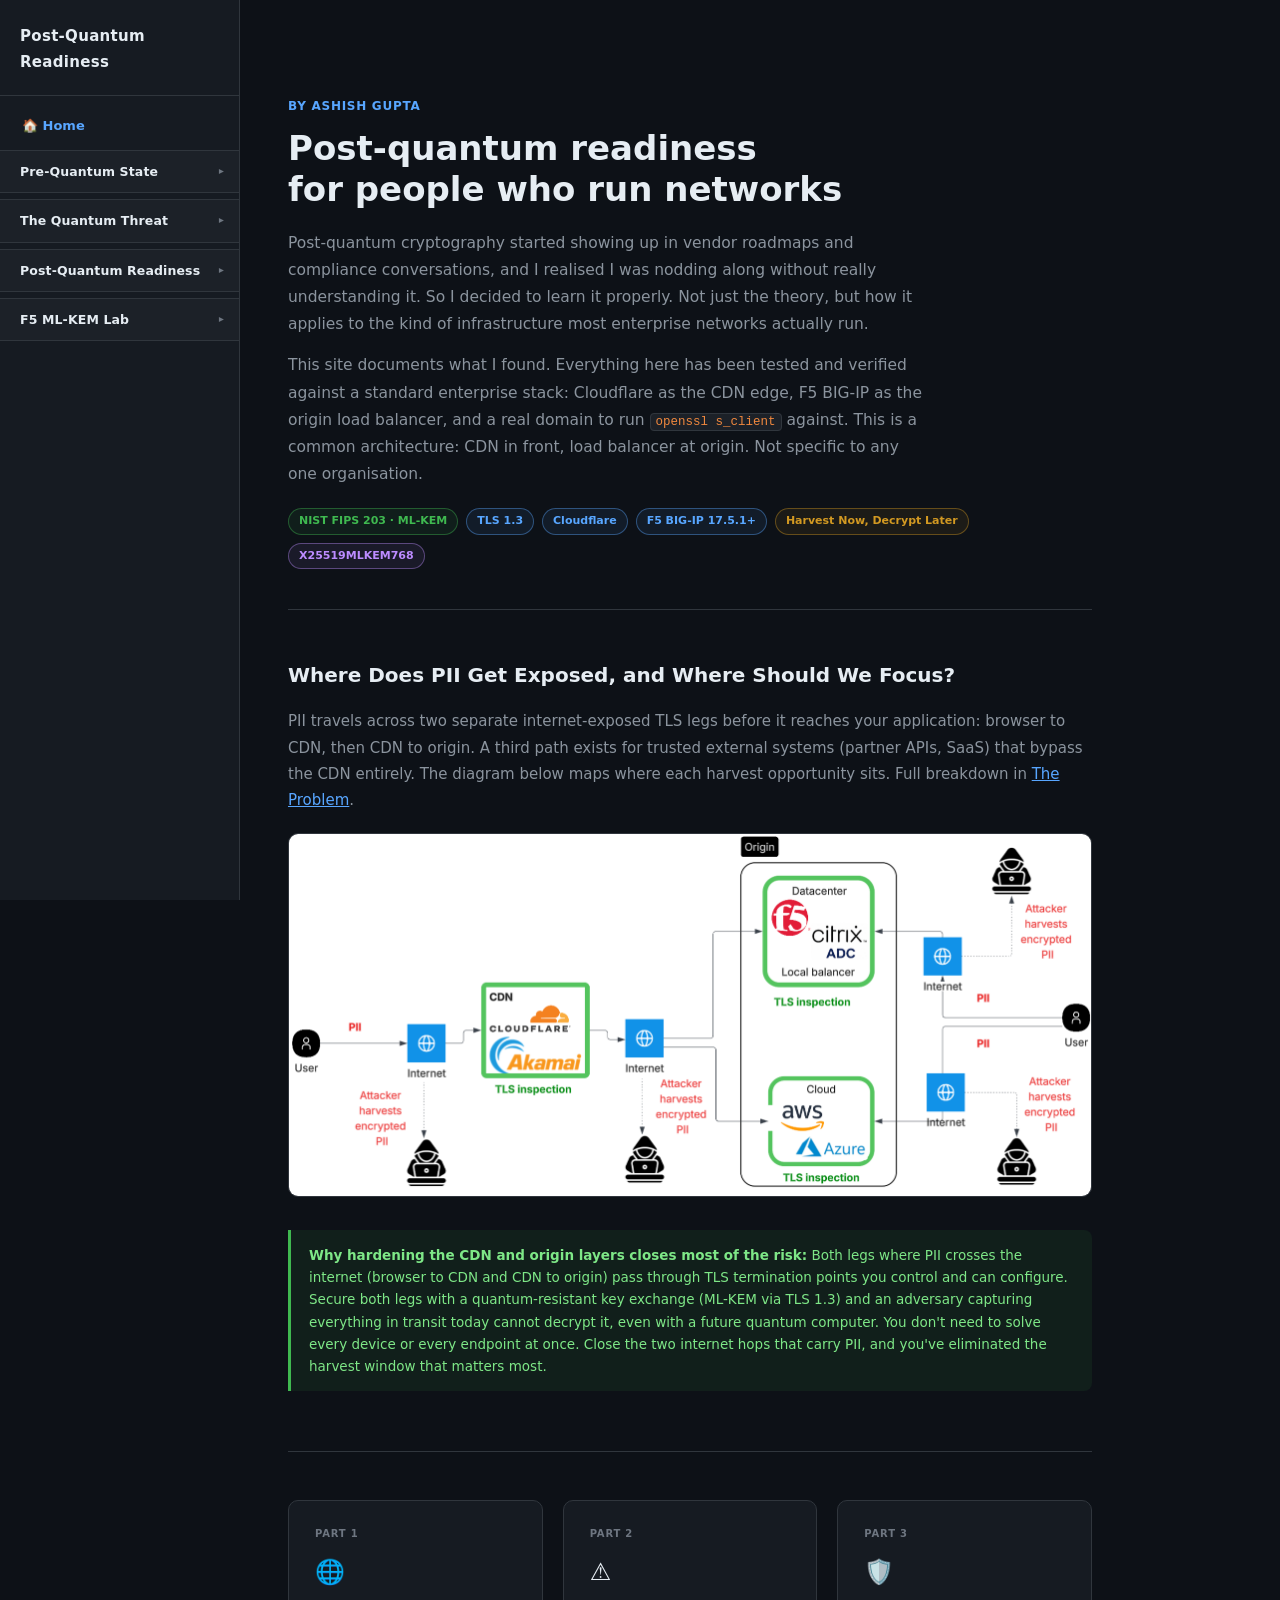
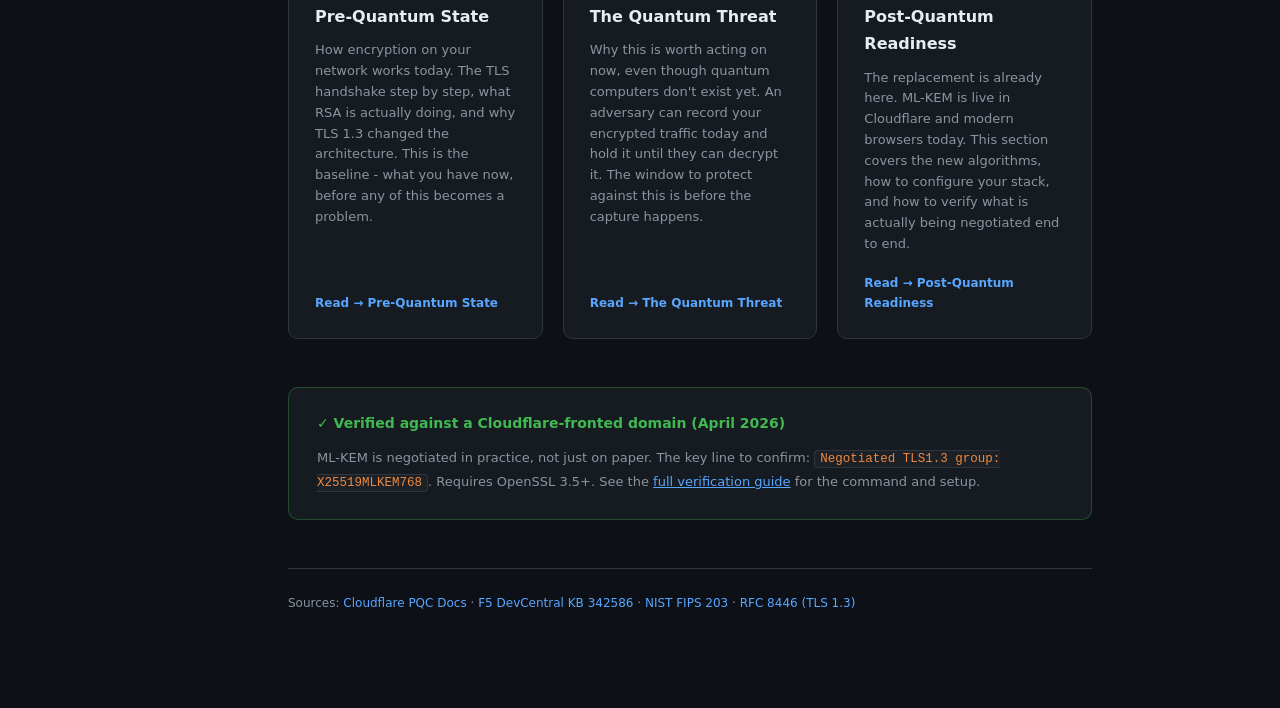
<file: docs/index.html>
<!DOCTYPE html>
<html lang="en">
<head>
  <meta charset="UTF-8" />
  <meta name="viewport" content="width=device-width, initial-scale=1.0" />
  <title>Post-Quantum Readiness</title>
  <link rel="stylesheet" href="static/style.css" />
  <style>
    /* Landing page extras */
    .hero {
      padding: 48px 0 40px;
      border-bottom: 1px solid var(--border);
      margin-bottom: 48px;
    }
    .hero .eyebrow {
      font-size: 12px; color: var(--blue); font-weight: 600;
      letter-spacing: 0.06em; text-transform: uppercase; margin-bottom: 12px;
    }
    .hero h1 {
      font-size: 34px; font-weight: 700; line-height: 1.2;
      margin-bottom: 20px; color: var(--text);
    }
    .hero p { font-size: 15.5px; max-width: 640px; margin-bottom: 14px; }

    .section-cards { display: grid; grid-template-columns: 1fr 1fr 1fr; gap: 20px; margin-bottom: 48px; }

    .section-card {
      background: var(--surface); border: 1px solid var(--border);
      border-radius: 10px; padding: 24px 26px;
      text-decoration: none; color: inherit;
      display: flex; flex-direction: column; gap: 10px;
      transition: border-color 0.15s, background 0.15s;
    }
    .section-card:hover { border-color: var(--blue); background: rgba(88,166,255,0.04); }
    .section-card .card-eyebrow {
      font-size: 10px; font-weight: 700; text-transform: uppercase;
      letter-spacing: 0.08em; color: var(--text-dim);
    }
    .section-card .card-icon { font-size: 24px; }
    .section-card h3 { font-size: 16px; font-weight: 700; color: var(--text); margin: 0; }
    .section-card p { font-size: 13px; color: var(--text-muted); margin: 0; line-height: 1.6; }
    .section-card .card-link {
      font-size: 12px; font-weight: 600; color: var(--blue);
      margin-top: auto; padding-top: 8px;
    }

    .verified-box {
      background: var(--surface); border: 1px solid rgba(63,185,80,0.3);
      border-radius: 10px; padding: 24px 28px; margin-bottom: 48px;
    }
    .verified-box h3 { font-size: 14px; font-weight: 700; color: var(--green); margin-bottom: 12px; }
    .verified-box p { font-size: 13px; margin-bottom: 10px; }
    .verified-box p:last-child { margin-bottom: 0; }
    .verified-box pre { margin: 10px 0 0; font-size: 12px; }

    @media (max-width: 800px) {
      .section-cards { grid-template-columns: 1fr; }
      .hero h1 { font-size: 26px; }
    }
  </style>
</head>
<body>
<button id="menu-toggle" aria-label="Open navigation">☰</button>
<div id="sidebar-overlay"></div>


<aside class="sidebar">
  <div class="sidebar-logo">
    <a href="index.html">
      <h1>Post-Quantum<br>Readiness</h1>
    </a>
  </div>
  <nav>
    <a href="index.html" class="nav-home active">🏠 Home</a>

    <div class="nav-group">
      <div class="nav-section">Pre-Quantum State</div>
      <div class="nav-group-items">
        <a href="tls-rsa-handshake.html" class="nav-page">TLS 1.2 RSA Handshake</a>
        <a href="tls-rsa-handshake.html#the-flow" class="nav-sub">The 8-Step Flow</a>
        <a href="tls-rsa-handshake.html#the-vulnerability" class="nav-sub">Where the Vulnerability Lives</a>
        <a href="tls-rsa-handshake.html#vs-tls13" class="nav-sub">How TLS 1.3 Fixed It</a>

        <a href="tls-versions.html" class="nav-page">TLS 1.2 vs TLS 1.3</a>
        <a href="tls-versions.html#at-a-glance" class="nav-sub">At a Glance</a>
        <a href="tls-versions.html#key-points" class="nav-sub">Three Things to Know</a>
        <a href="tls-versions.html#why-tls12-fails" class="nav-sub">Why TLS 1.2 Can&#39;t Do ML-KEM</a>
        <a href="tls-versions.html#real-world" class="nav-sub">Real-World Test</a>
        <a href="tls-versions.html#cloudflare-tls-settings" class="nav-sub">Cloudflare TLS Settings</a>
      </div>
    </div>

    <div class="nav-group">
      <div class="nav-section">The Quantum Threat</div>
      <div class="nav-group-items">
        <a href="pre-quantum.html" class="nav-page">The Problem</a>
        <a href="pre-quantum.html#where-pii-flows" class="nav-sub">Where PII Flows</a>
        <a href="pre-quantum.html#why-key-exchange" class="nav-sub">Why Key Exchange</a>
        <a href="pre-quantum.html#hndl" class="nav-sub">Harvest Now, Decrypt Later</a>
      </div>
    </div>

    <div class="nav-group">
      <div class="nav-section">Post-Quantum Readiness</div>
      <div class="nav-group-items">
        <a href="post-quantum.html" class="nav-page">Post-Quantum Crypto</a>
        <a href="post-quantum.html#nist-standards" class="nav-sub">NIST Standards</a>
        <a href="post-quantum.html#mlkem-tls" class="nav-sub">ML-KEM in TLS 1.3</a>
        <a href="post-quantum.html#hybrid" class="nav-sub">Hybrid Mode</a>

        <a href="network.html" class="nav-page">Network Configuration</a>
        <a href="network.html#control" class="nav-sub">What You Can Control</a>
        <a href="network.html#tls-legs" class="nav-sub">TLS Termination Points</a>
        <a href="network.html#vendor-status" class="nav-sub">Vendor PQC Status</a>
        <a href="network.html#f5-config" class="nav-sub">F5 Configuration</a>
        <a href="network.html#online-check" class="nav-sub">Online Check</a>
        <a href="network.html#openssl-setup" class="nav-sub">OpenSSL Setup</a>
        <a href="network.html#verify" class="nav-sub">Running the Test</a>

        <a href="non-http-protocols.html" class="nav-page">Non-HTTP Protocols</a>
        <a href="non-http-protocols.html#overview" class="nav-sub">Risk Overview</a>
        <a href="non-http-protocols.html#external" class="nav-sub">External Connections</a>
        <a href="non-http-protocols.html#sftp-ssh" class="nav-sub nav-sub-2">SFTP / SSH</a>
        <a href="non-http-protocols.html#ftps" class="nav-sub nav-sub-2">FTPS</a>
        <a href="non-http-protocols.html#smtp" class="nav-sub nav-sub-2">SMTP / Email</a>
        <a href="non-http-protocols.html#internal" class="nav-sub">Internal Connections</a>
        <a href="non-http-protocols.html#ldap" class="nav-sub nav-sub-2">LDAPS</a>
        <a href="non-http-protocols.html#kerberos" class="nav-sub nav-sub-2">Kerberos</a>
        <a href="non-http-protocols.html#ipsec" class="nav-sub nav-sub-2">IPsec / IKEv2</a>
        <a href="non-http-protocols.html#database" class="nav-sub nav-sub-2">Database TLS</a>
        <a href="non-http-protocols.html#sip" class="nav-sub nav-sub-2">SIP / VoIP</a>
        <a href="non-http-protocols.html#grpc" class="nav-sub nav-sub-2">gRPC</a>
        <a href="non-http-protocols.html#mqtt" class="nav-sub nav-sub-2">MQTT</a>
      </div>
    </div>

    <div class="nav-group">
      <div class="nav-section">F5 ML-KEM Lab</div>
      <div class="nav-group-items">
        <a href="f5-aws-lab.html" class="nav-page">F5 ML-KEM Lab (AWS)</a>
        <div class="nav-label">AWS Marketplace Setup</div>
        <a href="f5-aws-lab.html#launch-f5" class="nav-sub">Launch via Marketplace</a>
        <a href="f5-aws-lab.html#initial-config" class="nav-sub">Initial Config</a>
        <div class="nav-label">Pre-17.5.1 · No ML-KEM</div>
        <a href="f5-aws-lab.html#pre-17-5-1" class="nav-sub">Version Check &amp; Error</a>
        <div class="nav-label">Post-17.5.1 · With ML-KEM</div>
        <a href="f5-aws-lab.html#vip-no-mlkem" class="nav-sub">VIP without ML-KEM</a>
        <a href="f5-aws-lab.html#vip-with-mlkem" class="nav-sub">VIP with ML-KEM</a>
        <a href="f5-aws-lab.html#test" class="nav-sub">Testing</a>
      </div>
    </div>
  </nav>
</aside>

<main>
  <div class="hero">
    <div class="eyebrow">by Ashish Gupta</div>
    <h1>Post-quantum readiness<br>for people who run networks</h1>
    <p>
      Post-quantum cryptography started showing up in vendor roadmaps and compliance conversations,
      and I realised I was nodding along without really understanding it. So I decided to learn it
      properly. Not just the theory, but how it applies to the kind of infrastructure most enterprise
      networks actually run.
    </p>
    <p>
      This site documents what I found. Everything here has been tested and verified against a
      standard enterprise stack: Cloudflare as the CDN edge, F5 BIG-IP as the origin load balancer,
      and a real domain to run <code>openssl s_client</code> against. This is a common architecture:
      CDN in front, load balancer at origin. Not specific to any one organisation.
    </p>
    <div class="pill-row">
      <span class="pill pill-green">NIST FIPS 203 · ML-KEM</span>
      <span class="pill pill-blue">TLS 1.3</span>
      <span class="pill pill-blue">Cloudflare</span>
      <span class="pill pill-blue">F5 BIG-IP 17.5.1+</span>
      <span class="pill pill-yellow">Harvest Now, Decrypt Later</span>
      <span class="pill pill-purple">X25519MLKEM768</span>
    </div>
  </div>

  <!-- ── Where PII Gets Exposed ──────────────────────────────────── -->
  <div id="harvest-where" style="margin-bottom:48px;padding-bottom:40px;border-bottom:1px solid var(--border);">

    <h2 style="font-size:20px;font-weight:700;color:var(--text);margin-bottom:16px;">
      Where Does PII Get Exposed, and Where Should We Focus?
    </h2>

    <p style="margin-bottom:20px;">
      PII travels across two separate internet-exposed TLS legs before it reaches your application:
      browser to CDN, then CDN to origin. A third path exists for trusted external systems
      (partner APIs, SaaS) that bypass the CDN entirely. The diagram below maps where each
      harvest opportunity sits. Full breakdown in <a href="pre-quantum.html" style="color:var(--blue);">The Problem</a>.
    </p>

    <!-- Harvest points diagram -->
    <div style="margin-bottom:24px;">
      <img src="static/harvest-points.png"
           alt="Network diagram showing harvest points across User → Cloudflare → F5/CloudFront traffic path"
           style="width:100%;border-radius:10px;border:1px solid var(--border);">
    </div>

    <div class="callout callout-green">
      <strong>Why hardening the CDN and origin layers closes most of the risk:</strong>
      Both legs where PII crosses the internet (browser to CDN and CDN to origin) pass through
      TLS termination points you control and can configure. Secure both legs with a quantum-resistant
      key exchange (ML-KEM via TLS 1.3) and an adversary capturing everything in transit today
      cannot decrypt it, even with a future quantum computer. You don't need to solve every
      device or every endpoint at once. Close the two internet hops that carry PII, and you've
      eliminated the harvest window that matters most.
    </div>

  </div>

  <!-- Section Cards -->
  <div class="section-cards">

    <a href="tls-rsa-handshake.html" class="section-card">
      <div class="card-eyebrow">Part 1</div>
      <div class="card-icon">🌐</div>
      <h3>Pre-Quantum State</h3>
      <p>
        How encryption on your network works today. The TLS handshake step by step, what RSA
        is actually doing, and why TLS 1.3 changed the architecture. This is the baseline  - 
        what you have now, before any of this becomes a problem.
      </p>
      <div class="card-link">Read → Pre-Quantum State</div>
    </a>

    <a href="pre-quantum.html" class="section-card">
      <div class="card-eyebrow">Part 2</div>
      <div class="card-icon">⚠️</div>
      <h3>The Quantum Threat</h3>
      <p>
        Why this is worth acting on now, even though quantum computers don't exist yet.
        An adversary can record your encrypted traffic today and hold it until they can
        decrypt it. The window to protect against this is before the capture happens.
      </p>
      <div class="card-link">Read → The Quantum Threat</div>
    </a>

    <a href="post-quantum.html" class="section-card">
      <div class="card-eyebrow">Part 3</div>
      <div class="card-icon">🛡️</div>
      <h3>Post-Quantum Readiness</h3>
      <p>
        The replacement is already here. ML-KEM is live in Cloudflare and modern browsers
        today. This section covers the new algorithms, how to configure your stack, and
        how to verify what is actually being negotiated end to end.
      </p>
      <div class="card-link">Read → Post-Quantum Readiness</div>
    </a>

  </div>

  <!-- Verified result box -->
  <div class="verified-box">
    <h3>✓ Verified against a Cloudflare-fronted domain (April 2026)</h3>
    <p>
      ML-KEM is negotiated in practice, not just on paper. The key line to confirm:
      <code>Negotiated TLS1.3 group: X25519MLKEM768</code>. Requires OpenSSL 3.5+.
      See the <a href="network.html#verify" style="color:var(--blue);">full verification guide</a>
      for the command and setup.
    </p>
  </div>

  <footer>
    <p>
      Sources:
      <a href="https://developers.cloudflare.com/ssl/post-quantum-cryptography/" target="_blank">Cloudflare PQC Docs</a> ·
      <a href="https://community.f5.com/kb/technicalarticles/future-proofing-your-network-enabling-quantum-ciphers-on-f5-big-ip-tmos-17-5-1/342586" target="_blank">F5 DevCentral KB 342586</a> ·
      <a href="https://csrc.nist.gov/publications/detail/fips/203/final" target="_blank">NIST FIPS 203</a> ·
      <a href="https://www.rfc-editor.org/rfc/rfc8446" target="_blank">RFC 8446 (TLS 1.3)</a>
    </p>
  </footer>
</main>


<script>
  (function () {
    document.querySelectorAll('.nav-group').forEach(function (group) {
      if (!group.querySelector('.nav-page.current')) {
        group.classList.add('collapsed');
      }
      group.querySelector('.nav-section').addEventListener('click', function () {
        group.classList.toggle('collapsed');
      });
    });
    var btn     = document.getElementById('menu-toggle');
    var sidebar = document.querySelector('.sidebar');
    var overlay = document.getElementById('sidebar-overlay');
    function openNav()  { sidebar.classList.add('open'); overlay.classList.add('open'); }
    function closeNav() { sidebar.classList.remove('open'); overlay.classList.remove('open'); }
    if (btn) {
      btn.addEventListener('click', function () {
        sidebar.classList.contains('open') ? closeNav() : openNav();
      });
      overlay.addEventListener('click', closeNav);
      sidebar.querySelectorAll('a').forEach(function (a) { a.addEventListener('click', closeNav); });
    }
  })();
</script>
</body>
</html>
</file>
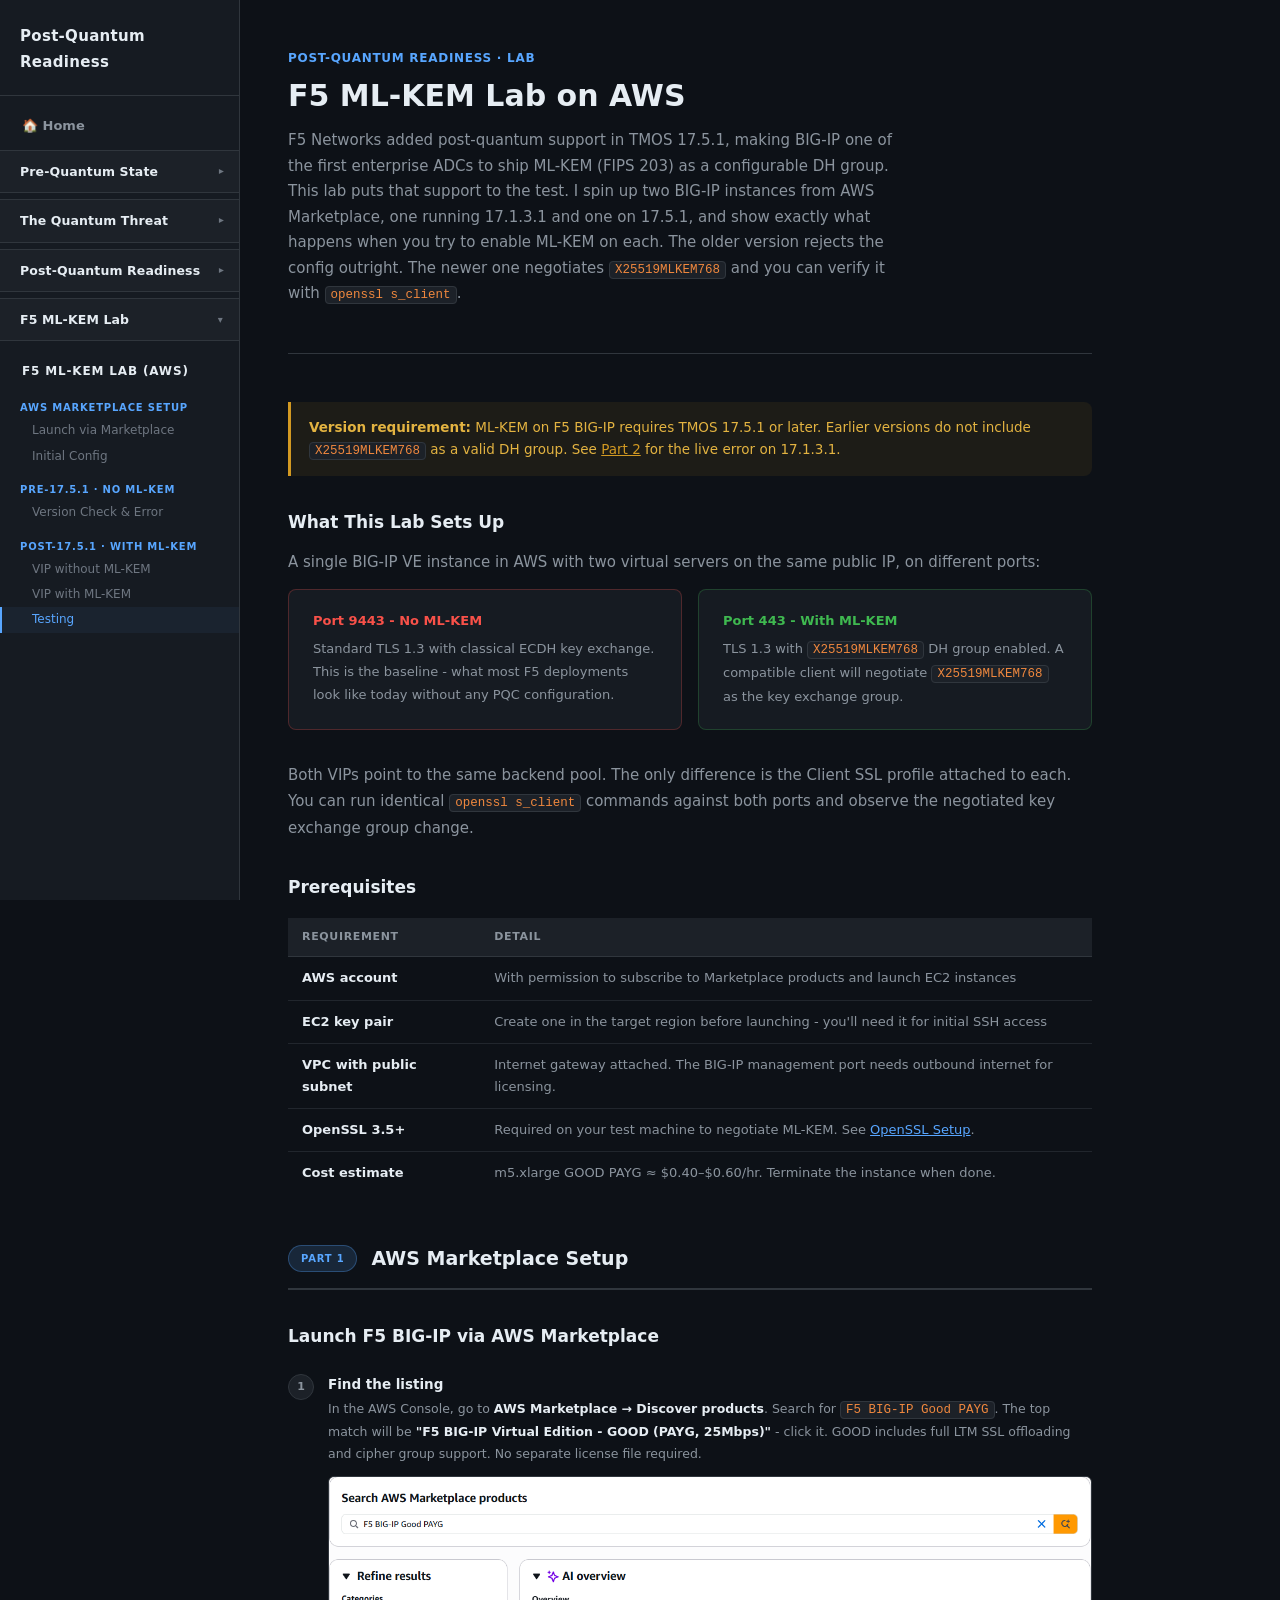
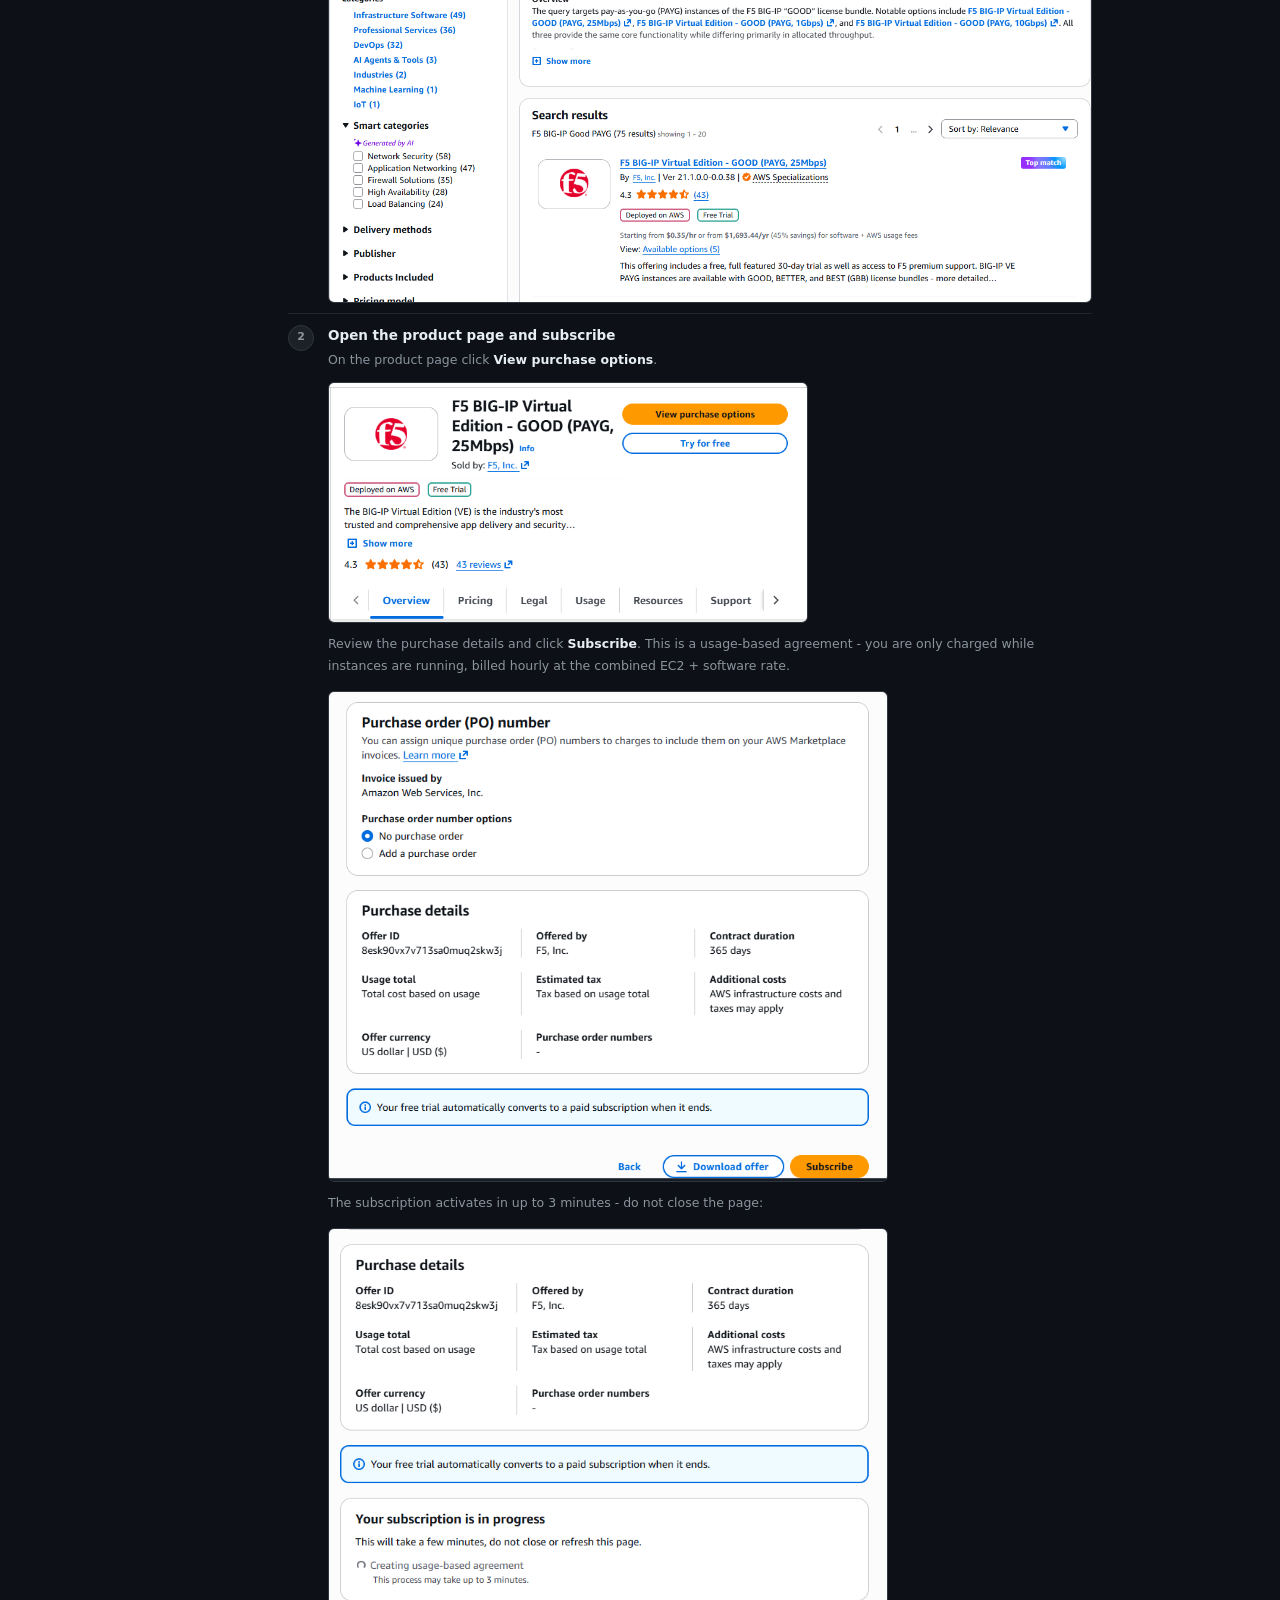
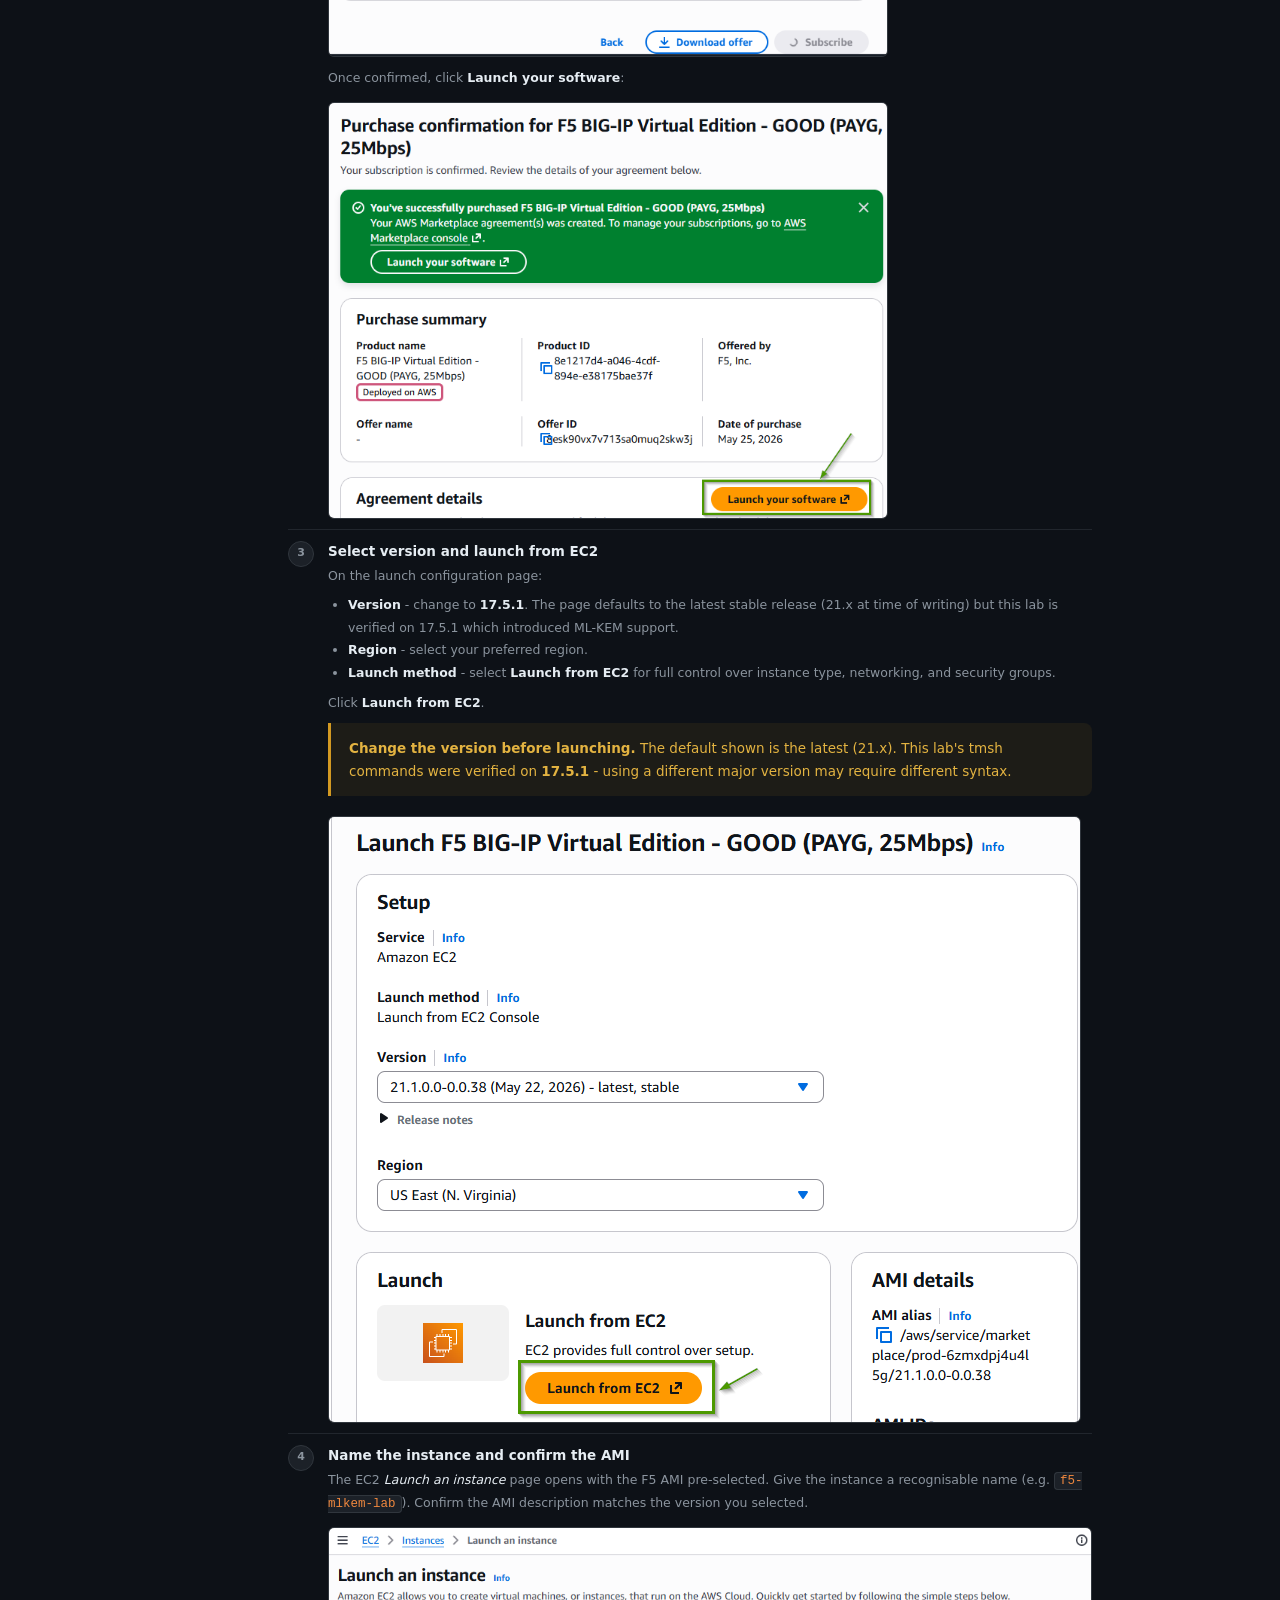
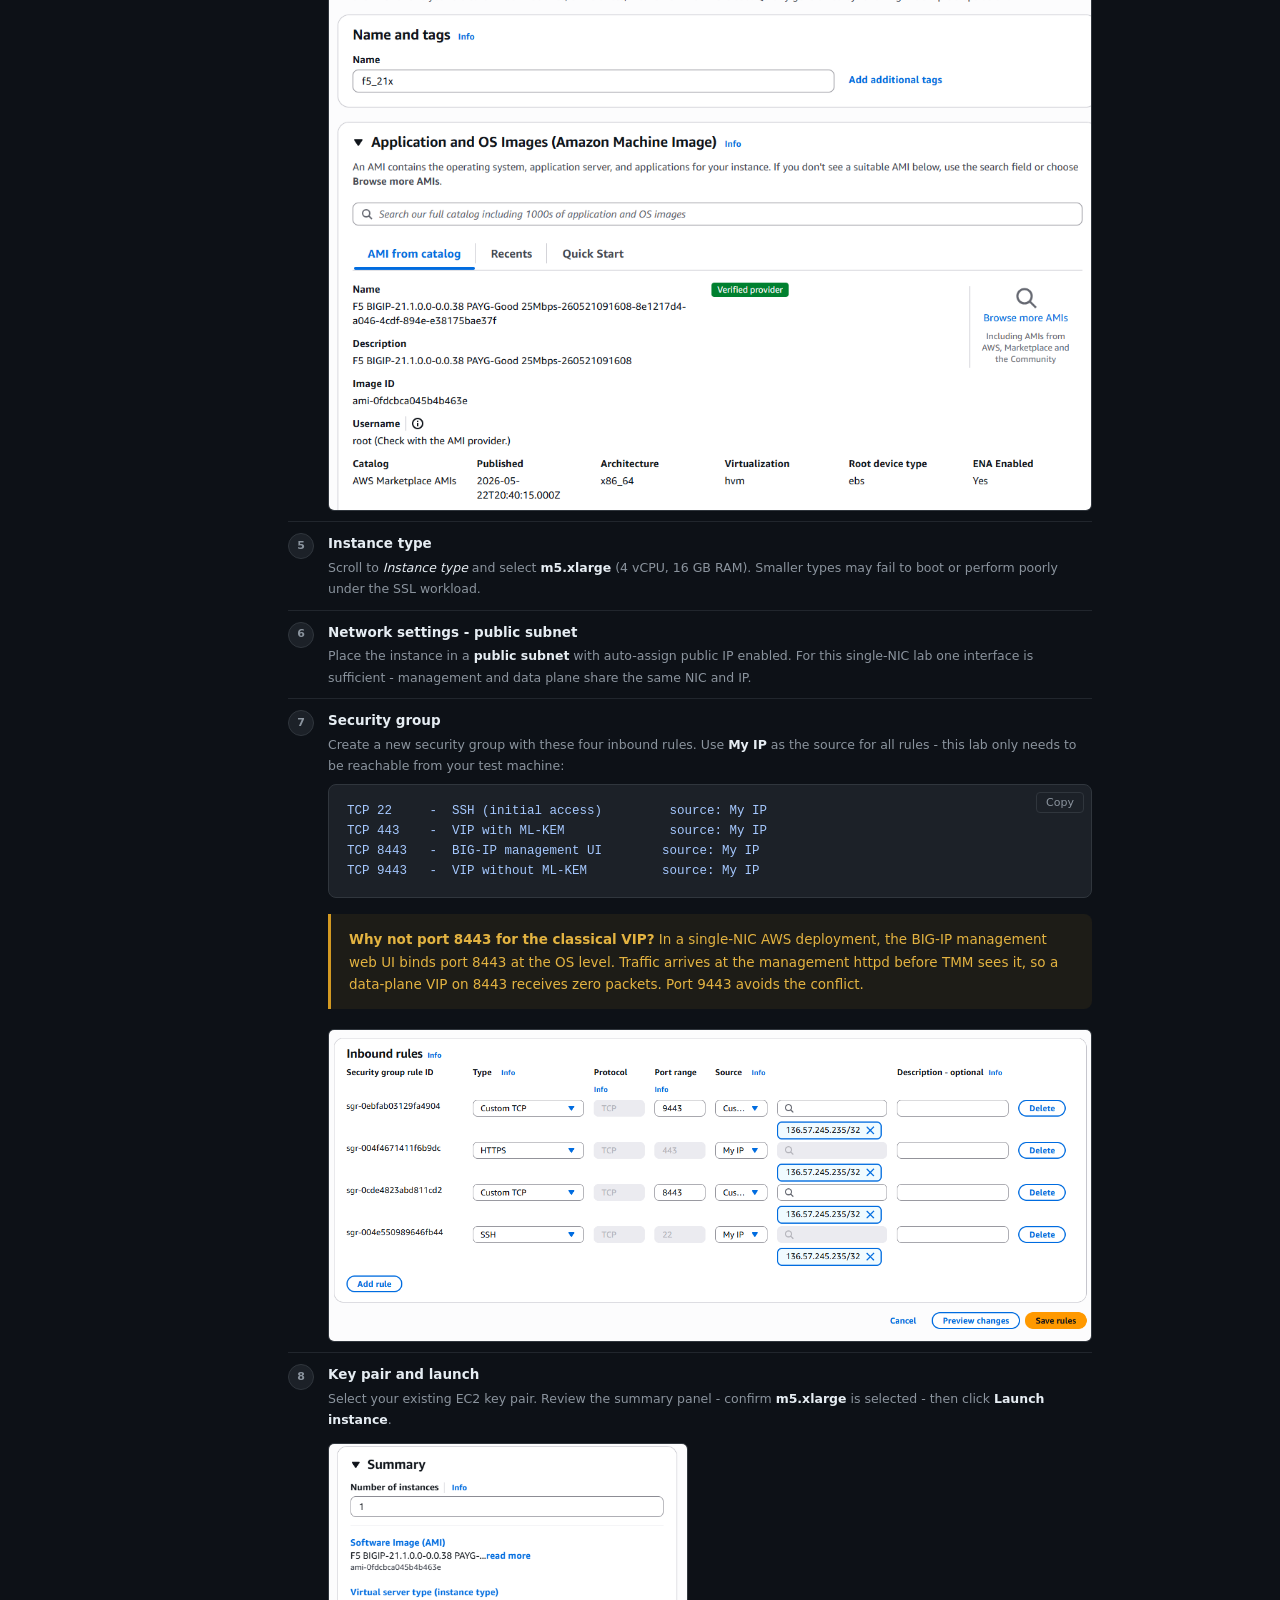
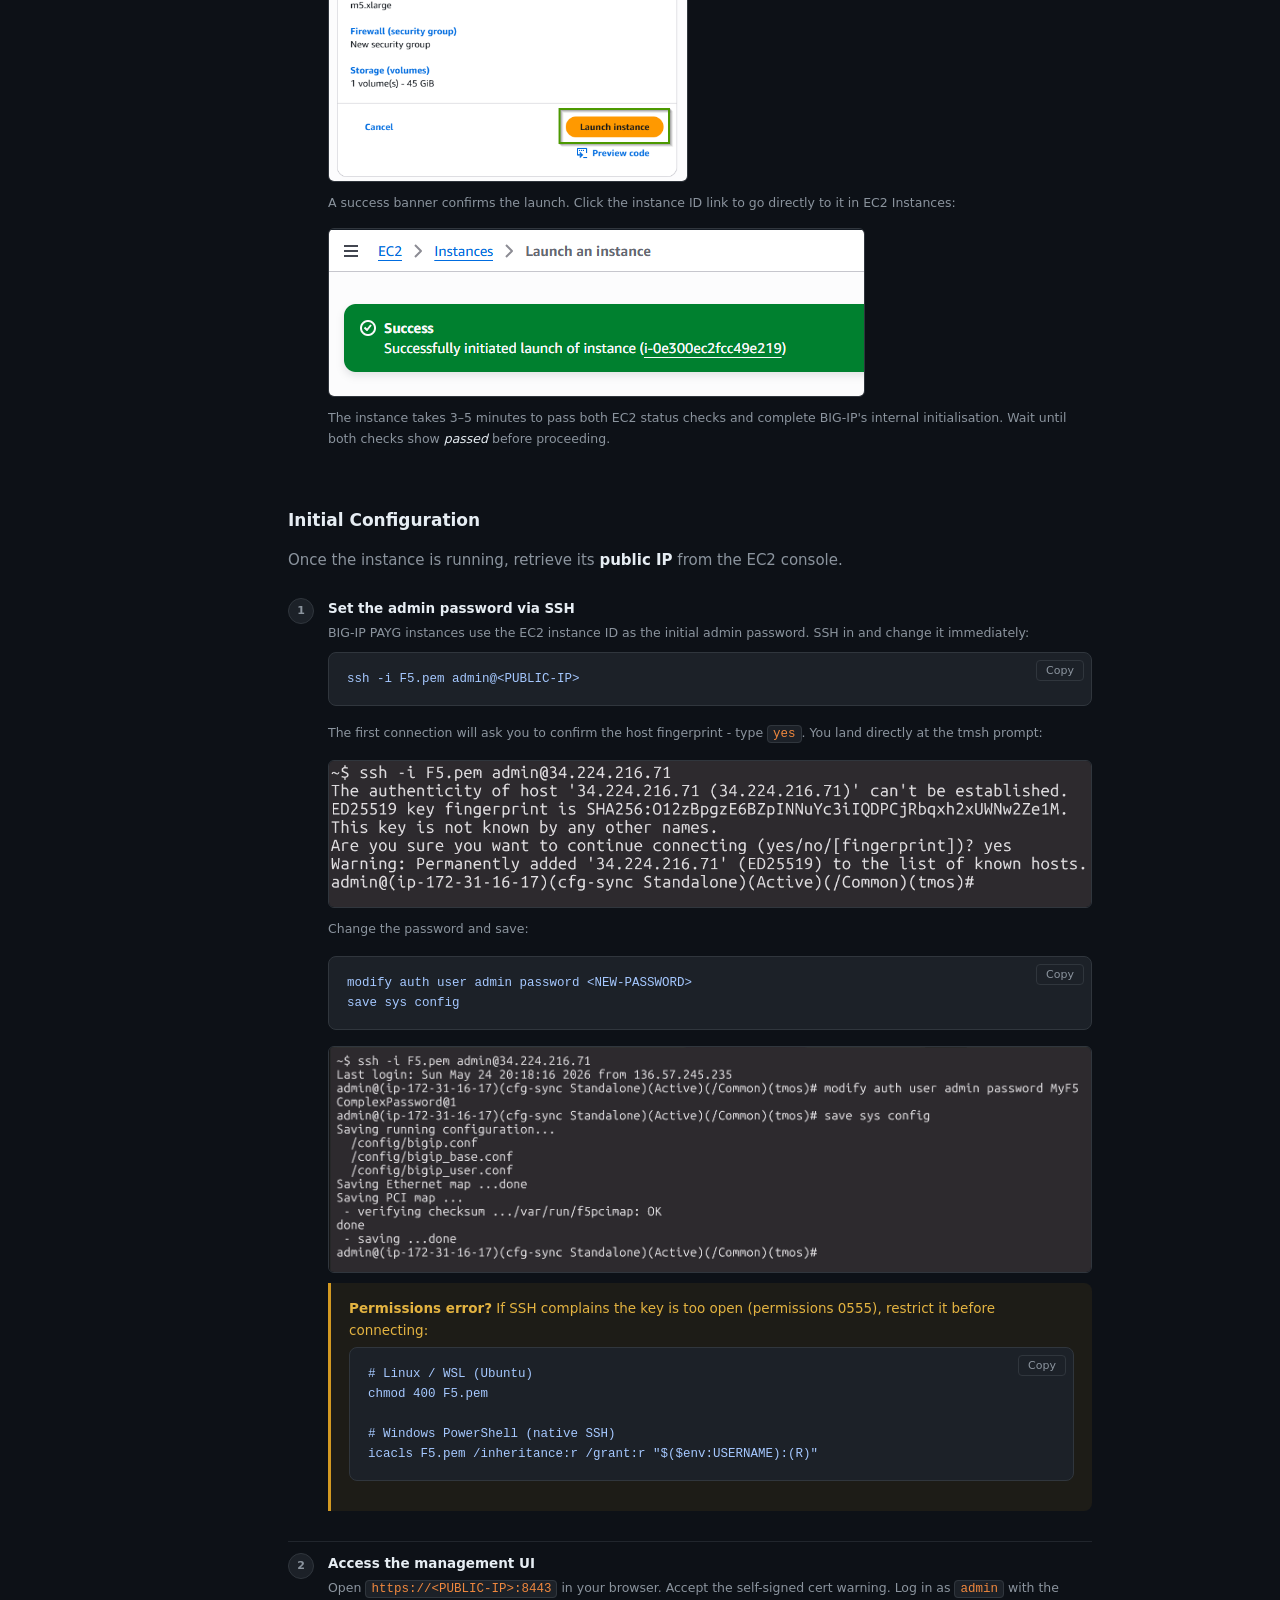
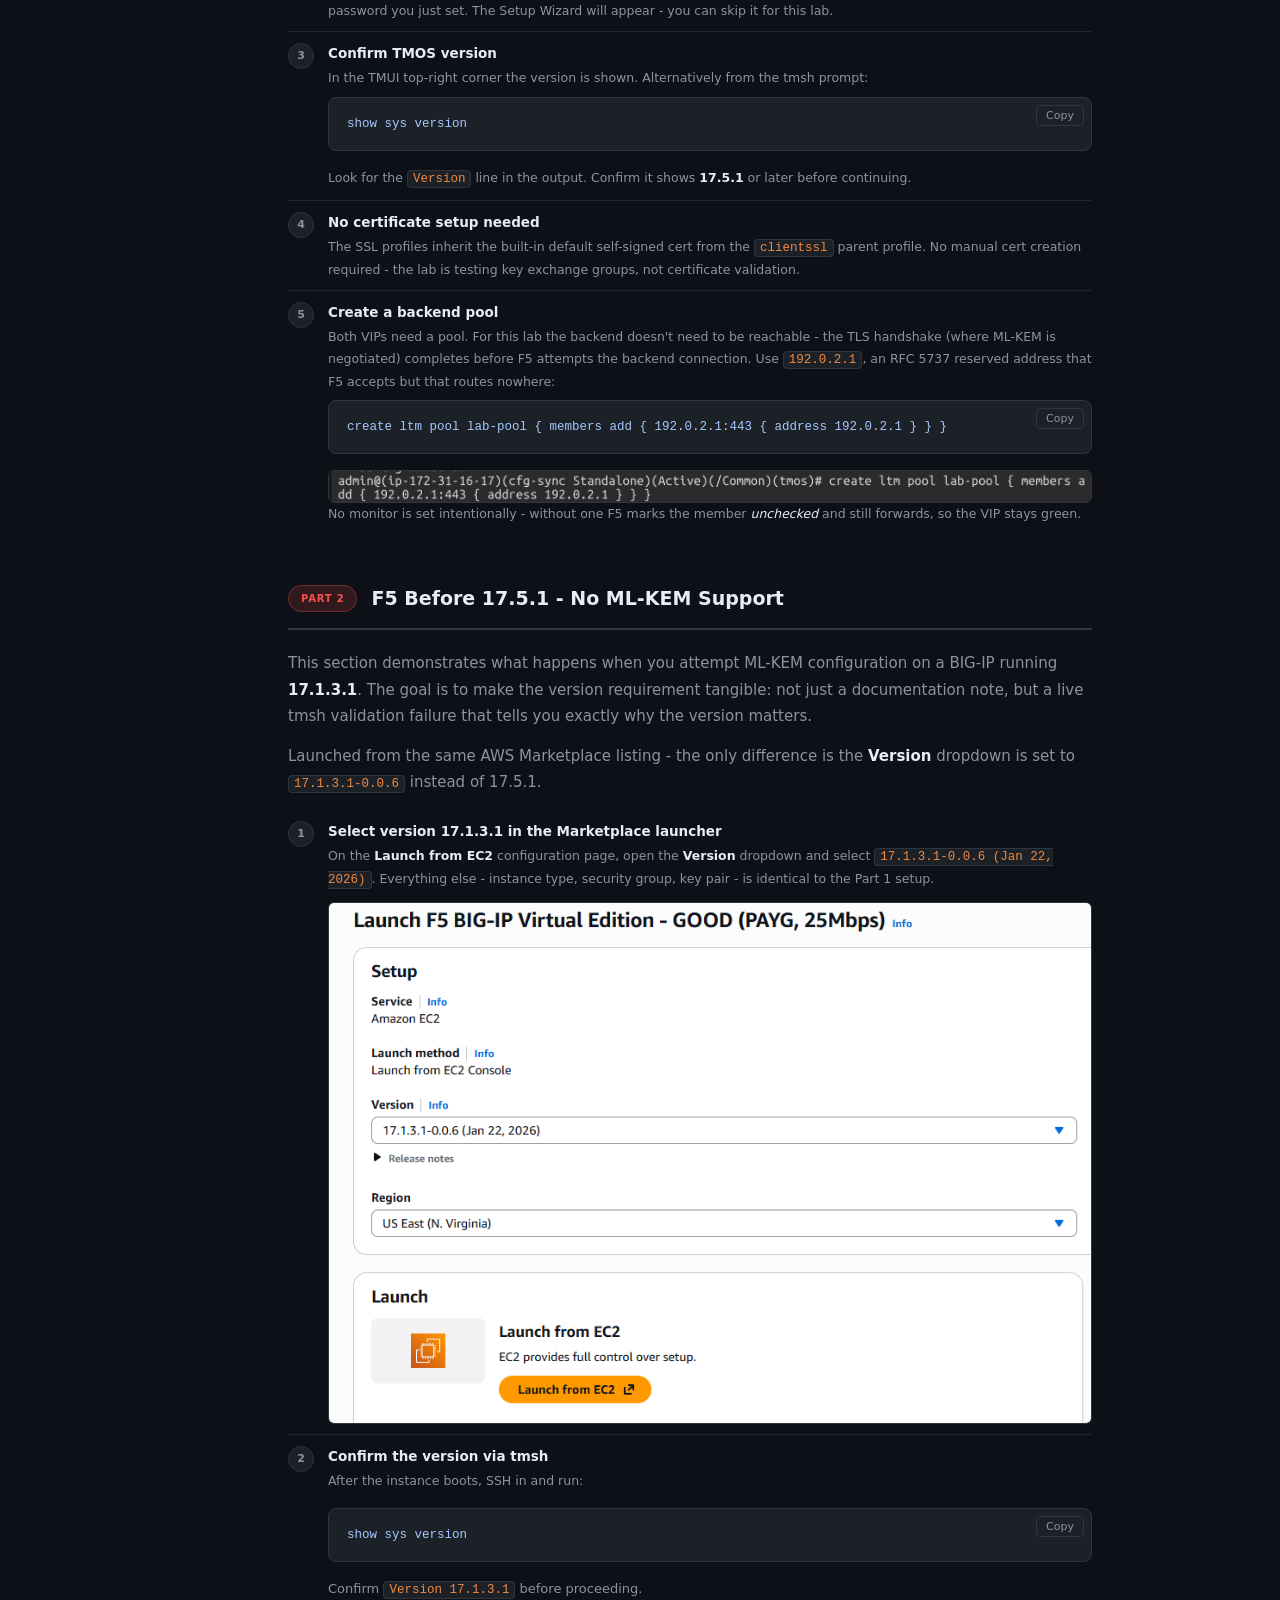
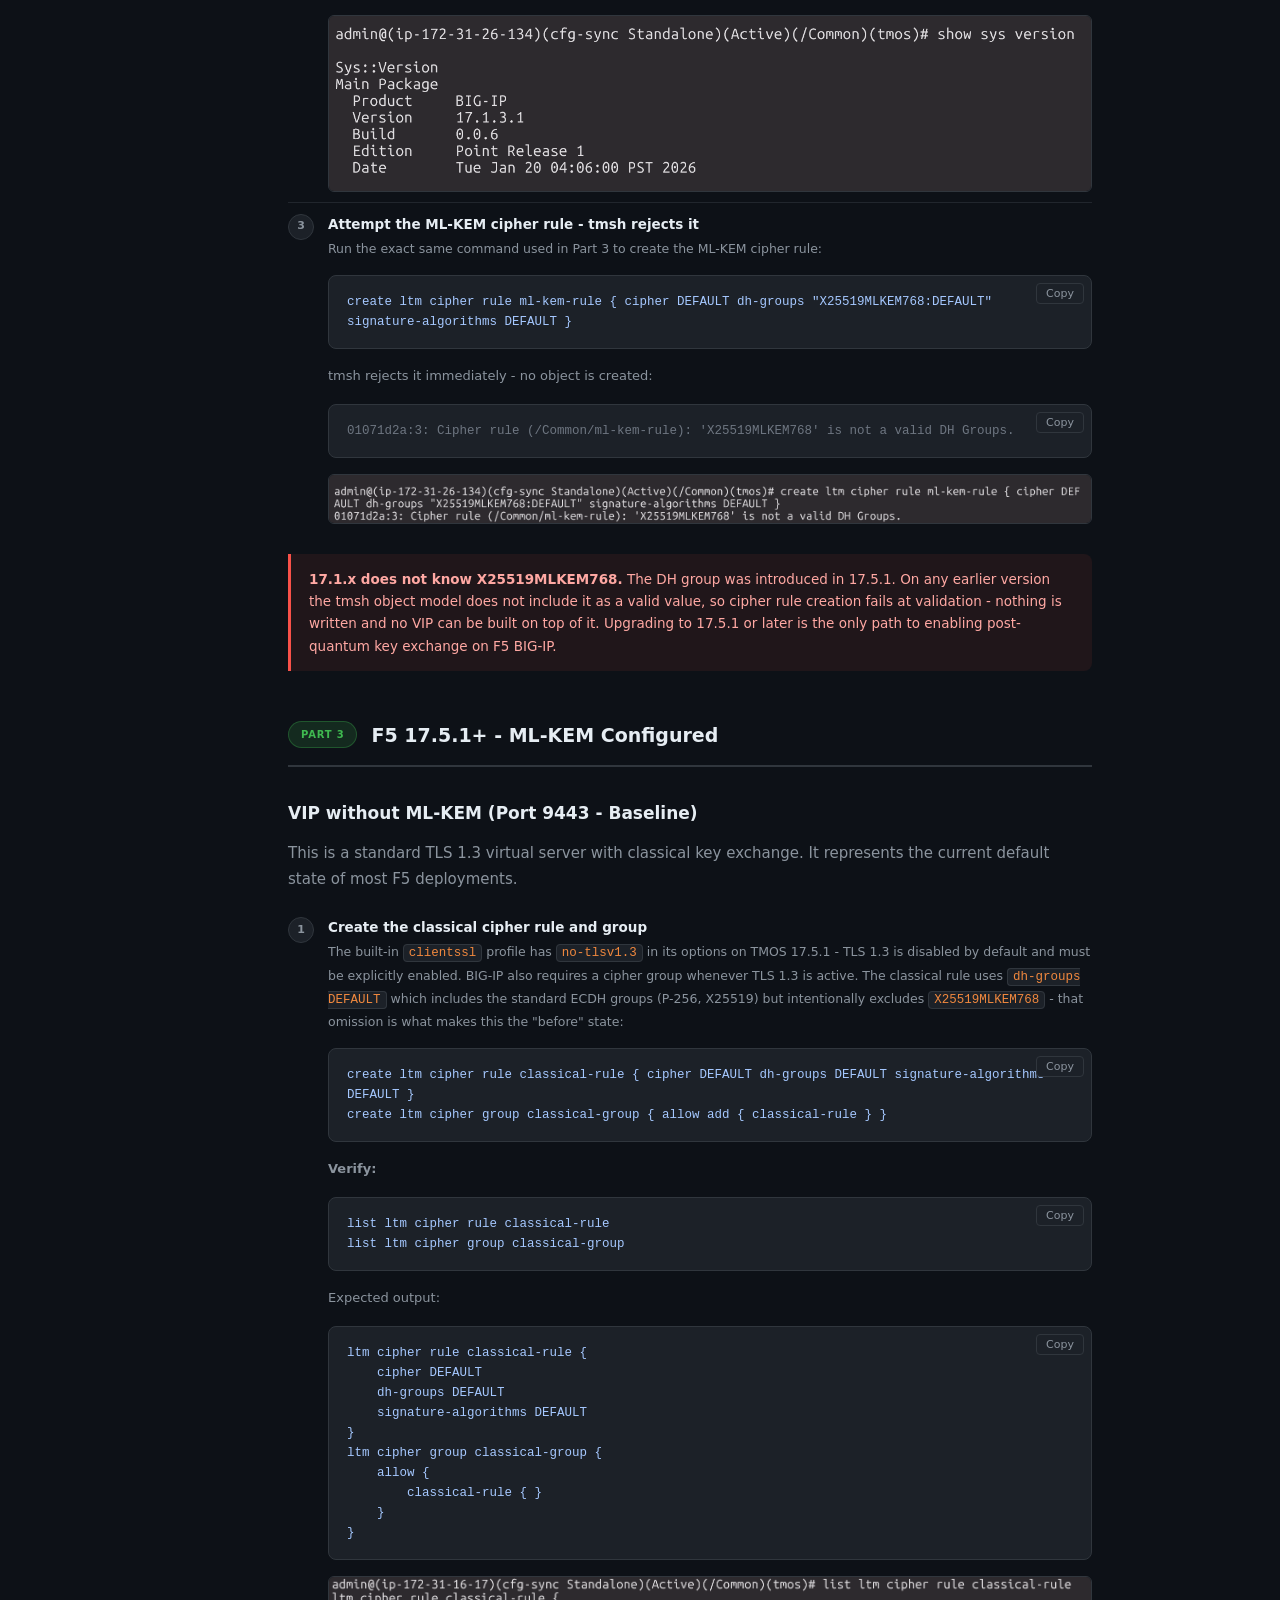
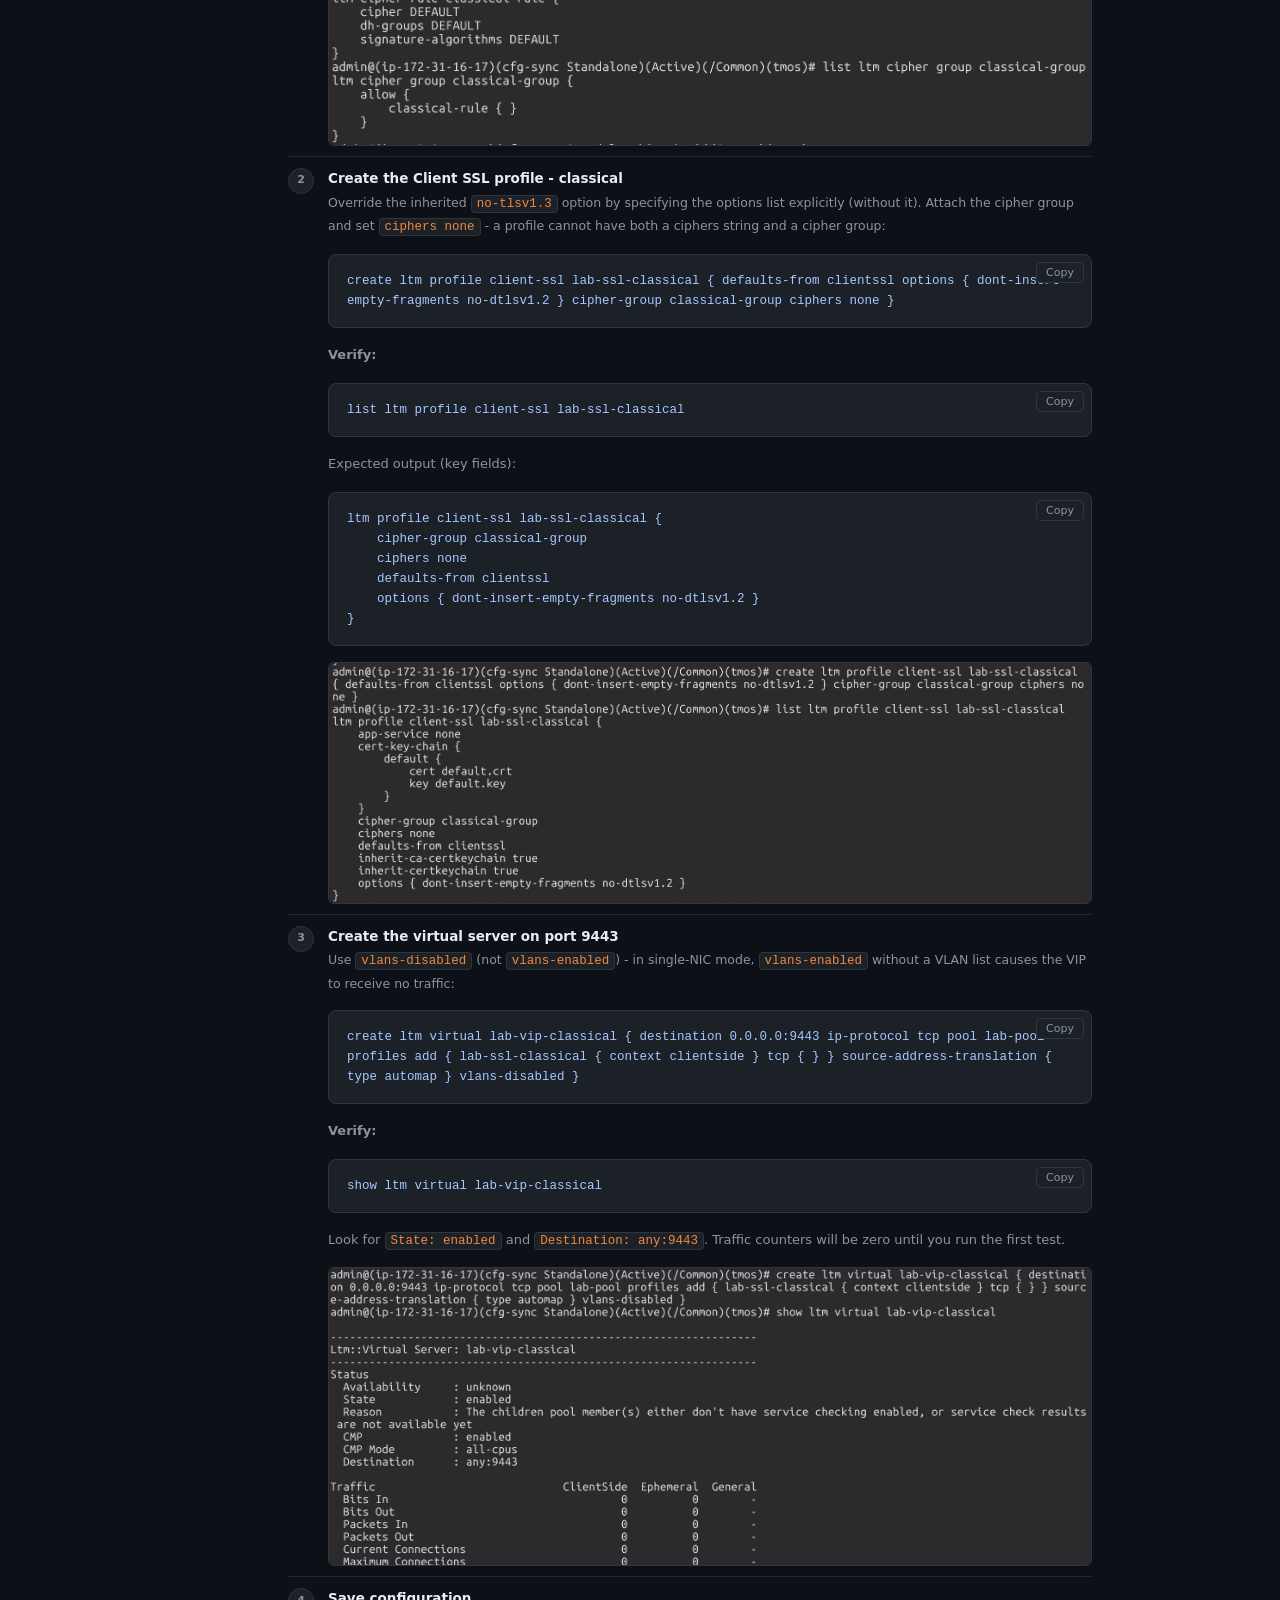
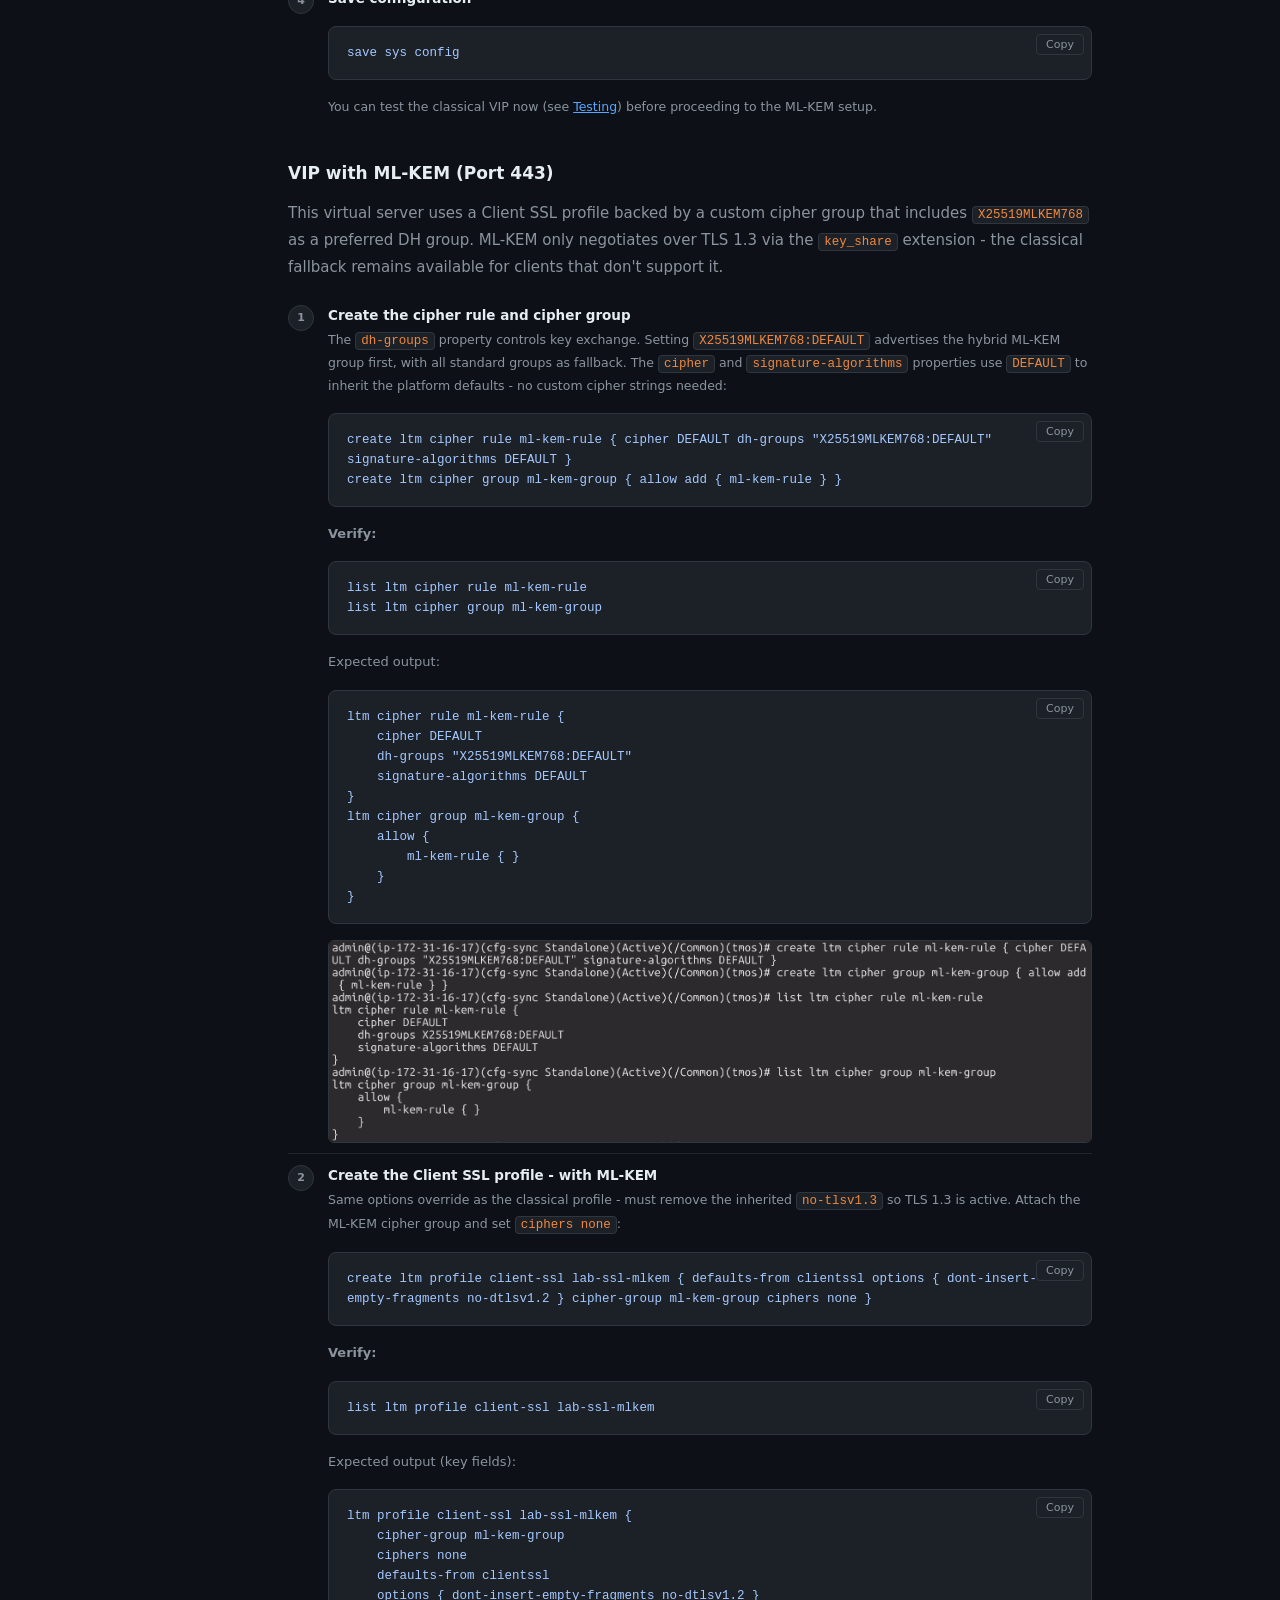
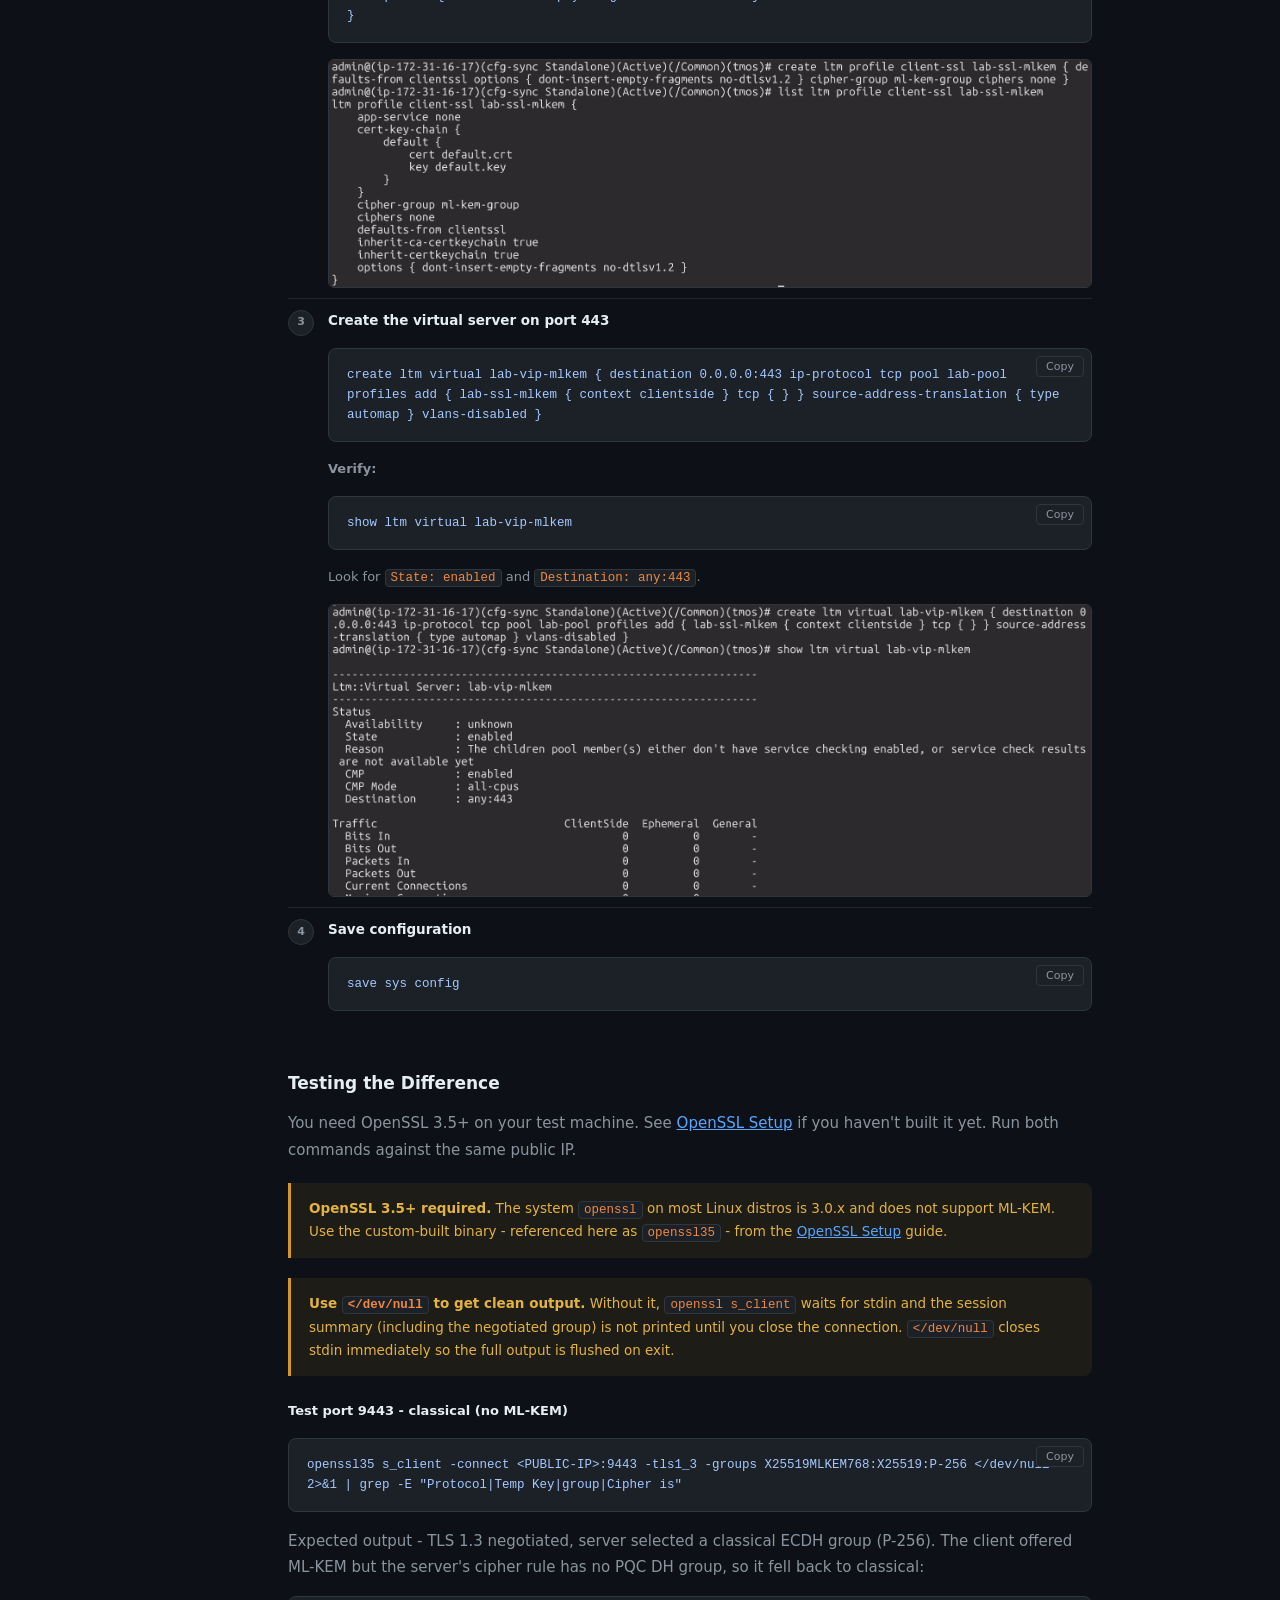
<file: docs/f5-aws-lab.html>
<!DOCTYPE html>
<html lang="en">
<head>
  <meta charset="UTF-8" />
  <meta name="viewport" content="width=device-width, initial-scale=1.0" />
  <title>F5 ML-KEM Lab (AWS) | Post-Quantum Readiness</title>
  <link rel="stylesheet" href="static/style.css" />
  <style>
    .pre-wrap { position: relative; }
    .copy-btn {
      position: absolute; top: 8px; right: 8px;
      background: var(--surface-2); border: 1px solid var(--border);
      border-radius: 4px; color: var(--text-muted);
      font-size: 11px; padding: 3px 9px; cursor: pointer;
      transition: color 0.15s, background 0.15s;
      font-family: inherit;
    }
    .copy-btn:hover { color: var(--text); background: var(--surface-3); }
    .copy-btn.copied { color: var(--green); border-color: var(--green); }
  </style>
</head>
<body>
<button id="menu-toggle" aria-label="Open navigation">☰</button>
<div id="sidebar-overlay"></div>

<aside class="sidebar">
  <div class="sidebar-logo">
    <a href="index.html">
      <h1>Post-Quantum<br>Readiness</h1>
    </a>
  </div>
  <nav>
    <a href="index.html" class="nav-home">🏠 Home</a>

    <div class="nav-group">
      <div class="nav-section">Pre-Quantum State</div>
      <div class="nav-group-items">
        <a href="tls-rsa-handshake.html" class="nav-page">TLS 1.2 RSA Handshake</a>
        <a href="tls-rsa-handshake.html#the-flow" class="nav-sub">The 8-Step Flow</a>
        <a href="tls-rsa-handshake.html#the-vulnerability" class="nav-sub">Where the Vulnerability Lives</a>
        <a href="tls-rsa-handshake.html#vs-tls13" class="nav-sub">How TLS 1.3 Fixed It</a>

        <a href="tls-versions.html" class="nav-page">TLS 1.2 vs TLS 1.3</a>
        <a href="tls-versions.html#at-a-glance" class="nav-sub">At a Glance</a>
        <a href="tls-versions.html#key-points" class="nav-sub">Three Things to Know</a>
        <a href="tls-versions.html#why-tls12-fails" class="nav-sub">Why TLS 1.2 Can&#39;t Do ML-KEM</a>
        <a href="tls-versions.html#real-world" class="nav-sub">Real-World Test</a>
        <a href="tls-versions.html#cloudflare-tls-settings" class="nav-sub">Cloudflare TLS Settings</a>
      </div>
    </div>

    <div class="nav-group">
      <div class="nav-section">The Quantum Threat</div>
      <div class="nav-group-items">
        <a href="pre-quantum.html" class="nav-page">The Problem</a>
        <a href="pre-quantum.html#where-pii-flows" class="nav-sub">Where PII Flows</a>
        <a href="pre-quantum.html#why-key-exchange" class="nav-sub">Why Key Exchange</a>
        <a href="pre-quantum.html#hndl" class="nav-sub">Harvest Now, Decrypt Later</a>
      </div>
    </div>

    <div class="nav-group">
      <div class="nav-section">Post-Quantum Readiness</div>
      <div class="nav-group-items">
        <a href="post-quantum.html" class="nav-page">Post-Quantum Crypto</a>
        <a href="post-quantum.html#nist-standards" class="nav-sub">NIST Standards</a>
        <a href="post-quantum.html#mlkem-tls" class="nav-sub">ML-KEM in TLS 1.3</a>
        <a href="post-quantum.html#hybrid" class="nav-sub">Hybrid Mode</a>

        <a href="network.html" class="nav-page">Network Configuration</a>
        <a href="network.html#control" class="nav-sub">What You Can Control</a>
        <a href="network.html#tls-legs" class="nav-sub">TLS Termination Points</a>
        <a href="network.html#vendor-status" class="nav-sub">Vendor PQC Status</a>
        <a href="network.html#f5-config" class="nav-sub">F5 Configuration</a>
        <a href="network.html#online-check" class="nav-sub">Online Check</a>
        <a href="network.html#openssl-setup" class="nav-sub">OpenSSL Setup</a>
        <a href="network.html#verify" class="nav-sub">Running the Test</a>

        <a href="non-http-protocols.html" class="nav-page">Non-HTTP Protocols</a>
        <a href="non-http-protocols.html#overview" class="nav-sub">Risk Overview</a>
        <a href="non-http-protocols.html#external" class="nav-sub">External Connections</a>
        <a href="non-http-protocols.html#sftp-ssh" class="nav-sub nav-sub-2">SFTP / SSH</a>
        <a href="non-http-protocols.html#ftps" class="nav-sub nav-sub-2">FTPS</a>
        <a href="non-http-protocols.html#smtp" class="nav-sub nav-sub-2">SMTP / Email</a>
        <a href="non-http-protocols.html#internal" class="nav-sub">Internal Connections</a>
        <a href="non-http-protocols.html#ldap" class="nav-sub nav-sub-2">LDAPS</a>
        <a href="non-http-protocols.html#kerberos" class="nav-sub nav-sub-2">Kerberos</a>
        <a href="non-http-protocols.html#ipsec" class="nav-sub nav-sub-2">IPsec / IKEv2</a>
        <a href="non-http-protocols.html#database" class="nav-sub nav-sub-2">Database TLS</a>
        <a href="non-http-protocols.html#sip" class="nav-sub nav-sub-2">SIP / VoIP</a>
        <a href="non-http-protocols.html#grpc" class="nav-sub nav-sub-2">gRPC</a>
        <a href="non-http-protocols.html#mqtt" class="nav-sub nav-sub-2">MQTT</a>

      </div>
    </div>

    <div class="nav-group">
      <div class="nav-section">F5 ML-KEM Lab</div>
      <div class="nav-group-items">
        <a href="f5-aws-lab.html" class="nav-page current">F5 ML-KEM Lab (AWS)</a>
        <div class="nav-label">AWS Marketplace Setup</div>
        <a href="#launch-f5" class="nav-sub">Launch via Marketplace</a>
        <a href="#initial-config" class="nav-sub">Initial Config</a>
        <div class="nav-label">Pre-17.5.1 · No ML-KEM</div>
        <a href="#pre-17-5-1" class="nav-sub">Version Check &amp; Error</a>
        <div class="nav-label">Post-17.5.1 · With ML-KEM</div>
        <a href="#vip-no-mlkem" class="nav-sub">VIP without ML-KEM</a>
        <a href="#vip-with-mlkem" class="nav-sub">VIP with ML-KEM</a>
        <a href="#test" class="nav-sub">Testing</a>
      </div>
    </div>
  </nav>
</aside>

<main>
  <div class="page-header">
    <div class="eyebrow">Post-Quantum Readiness · Lab</div>
    <h1>F5 ML-KEM Lab on AWS</h1>
    <p class="subtitle">
      F5 Networks added post-quantum support in TMOS 17.5.1, making BIG-IP one of the
      first enterprise ADCs to ship ML-KEM (FIPS 203) as a configurable DH group.
      This lab puts that support to the test. I spin up two BIG-IP instances from AWS
      Marketplace, one running 17.1.3.1 and one on 17.5.1, and show exactly what
      happens when you try to enable ML-KEM on each. The older version rejects the
      config outright. The newer one negotiates <code>X25519MLKEM768</code> and you
      can verify it with <code>openssl s_client</code>.
    </p>
  </div>

  <div class="callout callout-yellow">
    <strong>Version requirement:</strong> ML-KEM on F5 BIG-IP requires TMOS 17.5.1 or later.
    Earlier versions do not include <code>X25519MLKEM768</code> as a valid DH group.
    See <a href="#pre-17-5-1" style="color:var(--yellow);">Part 2</a> for the live error on 17.1.3.1.
  </div>

  <!-- ── What this lab sets up ─────────────────────────────────────── -->
  <h3 id="overview">What This Lab Sets Up</h3>
  <p>
    A single BIG-IP VE instance in AWS with two virtual servers on the same public IP,
    on different ports:
  </p>

  <div class="card-grid">
    <div class="card" style="border-color:rgba(248,81,73,0.25);">
      <h4 style="color:var(--red);">Port 9443  -  No ML-KEM</h4>
      <p>Standard TLS 1.3 with classical ECDH key exchange. This is the baseline  -  what
      most F5 deployments look like today without any PQC configuration.</p>
    </div>
    <div class="card" style="border-color:rgba(63,185,80,0.25);">
      <h4 style="color:var(--green);">Port 443  -  With ML-KEM</h4>
      <p>TLS 1.3 with <code>X25519MLKEM768</code> DH group enabled. A compatible
      client will negotiate <code>X25519MLKEM768</code> as the key exchange group.</p>
    </div>
  </div>

  <p>
    Both VIPs point to the same backend pool. The only difference is the Client SSL profile
    attached to each. You can run identical <code>openssl s_client</code> commands against
    both ports and observe the negotiated key exchange group change.
  </p>

  <!-- ── Prerequisites ─────────────────────────────────────────────── -->
  <h3 id="prerequisites">Prerequisites</h3>

  <div class="table-wrap">
    <table>
      <thead>
        <tr><th>Requirement</th><th>Detail</th></tr>
      </thead>
      <tbody>
        <tr>
          <td><strong>AWS account</strong></td>
          <td>With permission to subscribe to Marketplace products and launch EC2 instances</td>
        </tr>
        <tr>
          <td><strong>EC2 key pair</strong></td>
          <td>Create one in the target region before launching  -  you'll need it for initial SSH access</td>
        </tr>
        <tr>
          <td><strong>VPC with public subnet</strong></td>
          <td>Internet gateway attached. The BIG-IP management port needs outbound internet for licensing.</td>
        </tr>
        <tr>
          <td><strong>OpenSSL 3.5+</strong></td>
          <td>Required on your test machine to negotiate ML-KEM. See <a href="network.html#openssl-setup" style="color:var(--blue);">OpenSSL Setup</a>.</td>
        </tr>
        <tr>
          <td><strong>Cost estimate</strong></td>
          <td>m5.xlarge GOOD PAYG ≈ $0.40–$0.60/hr. Terminate the instance when done.</td>
        </tr>
      </tbody>
    </table>
  </div>

  <!-- ── Part 1 ────────────────────────────────────────────────────── -->
  <div class="part-header" id="f5-setup">
    <span class="part-badge part-1">Part 1</span>
    <span class="part-title">AWS Marketplace Setup</span>
  </div>

  <!-- ── Launch F5 via Marketplace ─────────────────────────────────── -->
  <h3 id="launch-f5">Launch F5 BIG-IP via AWS Marketplace</h3>

  <div class="step-list">
    <div class="step">
      <div class="step-num">1</div>
      <div class="step-content">
        <div class="step-title">Find the listing</div>
        <div class="step-body">
          In the AWS Console, go to <strong>AWS Marketplace → Discover products</strong>.
          Search for <code>F5 BIG-IP Good PAYG</code>. The top match will be
          <strong>"F5 BIG-IP Virtual Edition  -  GOOD (PAYG, 25Mbps)"</strong>  -  click it.
          GOOD includes full LTM SSL offloading and cipher group support. No separate license file required.
          <img src="static/f5-bigip-setup/01_Discover%20products%20_%20AWS%20Marketplace%20_%20Global.png"
               alt="AWS Marketplace search results showing F5 BIG-IP Virtual Edition GOOD PAYG 25Mbps as top match"
               style="max-width:100%;border:1px solid var(--border);border-radius:6px;margin-top:12px;display:block;">
        </div>
      </div>
    </div>

    <div class="step">
      <div class="step-num">2</div>
      <div class="step-content">
        <div class="step-title">Open the product page and subscribe</div>
        <div class="step-body">
          On the product page click <strong>View purchase options</strong>.
          <img src="static/f5-bigip-setup/02_AWS%20Marketplace%20_%20Global.png"
               alt="F5 BIG-IP GOOD PAYG 25Mbps product page with View purchase options button"
               style="max-width:480px;width:100%;border:1px solid var(--border);border-radius:6px;margin-top:12px;display:block;">
          <p style="margin-top:10px;">Review the purchase details and click <strong>Subscribe</strong>.
          This is a usage-based agreement  -  you are only charged while instances are running,
          billed hourly at the combined EC2 + software rate.</p>
          <img src="static/f5-bigip-setup/03_AWS%20Marketplace%20_%20Global.png"
               alt="Marketplace subscribe page showing purchase details and Subscribe button"
               style="max-width:560px;width:100%;border:1px solid var(--border);border-radius:6px;margin-top:8px;display:block;">
          <p style="margin-top:10px;">The subscription activates in up to 3 minutes  -  do not close the page:</p>
          <img src="static/f5-bigip-setup/04_AWS%20Marketplace%20_%20Global.png"
               alt="Subscription in progress message"
               style="max-width:560px;width:100%;border:1px solid var(--border);border-radius:6px;margin-top:8px;display:block;">
          <p style="margin-top:10px;">Once confirmed, click <strong>Launch your software</strong>:</p>
          <img src="static/f5-bigip-setup/05_AWS%20Marketplace%20_%20Global.png"
               alt="Purchase confirmation page with Launch your software button highlighted"
               style="max-width:560px;width:100%;border:1px solid var(--border);border-radius:6px;margin-top:8px;display:block;">
        </div>
      </div>
    </div>

    <div class="step">
      <div class="step-num">3</div>
      <div class="step-content">
        <div class="step-title">Select version and launch from EC2</div>
        <div class="step-body">
          On the launch configuration page:
          <ul style="margin:8px 0 8px 20px;line-height:1.8;">
            <li><strong>Version</strong>  -  change to <strong>17.5.1</strong>. The page defaults
            to the latest stable release (21.x at time of writing) but this lab is verified
            on 17.5.1 which introduced ML-KEM support.</li>
            <li><strong>Region</strong>  -  select your preferred region.</li>
            <li><strong>Launch method</strong>  -  select <strong>Launch from EC2</strong> for
            full control over instance type, networking, and security groups.</li>
          </ul>
          Click <strong>Launch from EC2</strong>.
          <div class="callout callout-yellow" style="margin-top:10px;">
            <strong>Change the version before launching.</strong> The default shown is the latest
            (21.x). This lab's tmsh commands were verified on <strong>17.5.1</strong>  -  using a
            different major version may require different syntax.
          </div>
          <img src="static/f5-bigip-setup/06_AWS%20Marketplace%20_%20Global.png"
               alt="Marketplace launch page showing version dropdown set to 21.x and Launch from EC2 button"
               style="max-width:100%;border:1px solid var(--border);border-radius:6px;margin-top:12px;display:block;">
        </div>
      </div>
    </div>

    <div class="step">
      <div class="step-num">4</div>
      <div class="step-content">
        <div class="step-title">Name the instance and confirm the AMI</div>
        <div class="step-body">
          The EC2 <em>Launch an instance</em> page opens with the F5 AMI pre-selected.
          Give the instance a recognisable name (e.g. <code>f5-mlkem-lab</code>).
          Confirm the AMI description matches the version you selected.
          <img src="static/f5-bigip-setup/07_AWS%20Marketplace%20_%20Global.png"
               alt="EC2 Launch an instance page with F5 BIGIP AMI pre-selected and instance named f5_21x"
               style="max-width:100%;border:1px solid var(--border);border-radius:6px;margin-top:12px;display:block;">
        </div>
      </div>
    </div>

    <div class="step">
      <div class="step-num">5</div>
      <div class="step-content">
        <div class="step-title">Instance type</div>
        <div class="step-body">
          Scroll to <em>Instance type</em> and select <strong>m5.xlarge</strong>
          (4 vCPU, 16 GB RAM). Smaller types may fail to boot or perform poorly
          under the SSL workload.
        </div>
      </div>
    </div>

    <div class="step">
      <div class="step-num">6</div>
      <div class="step-content">
        <div class="step-title">Network settings  -  public subnet</div>
        <div class="step-body">
          Place the instance in a <strong>public subnet</strong> with auto-assign public IP
          enabled. For this single-NIC lab one interface is sufficient  -  management and
          data plane share the same NIC and IP.
        </div>
      </div>
    </div>

    <div class="step">
      <div class="step-num">7</div>
      <div class="step-content">
        <div class="step-title">Security group</div>
        <div class="step-body">
          Create a new security group with these four inbound rules.
          Use <strong>My IP</strong> as the source for all rules  -  this lab only
          needs to be reachable from your test machine:
          <pre style="margin-top:8px;">TCP 22     -  SSH (initial access)         source: My IP
TCP 443    -  VIP with ML-KEM              source: My IP
TCP 8443   -  BIG-IP management UI        source: My IP
TCP 9443   -  VIP without ML-KEM          source: My IP</pre>
          <div class="callout callout-yellow" style="margin-top:8px;">
            <strong>Why not port 8443 for the classical VIP?</strong>
            In a single-NIC AWS deployment, the BIG-IP management web UI binds port 8443
            at the OS level. Traffic arrives at the management httpd before TMM sees it,
            so a data-plane VIP on 8443 receives zero packets. Port 9443 avoids the conflict.
          </div>
          <img src="static/f5-bigip-setup/09_AWS%20Marketplace%20_%20Global.png"
               alt="Security group inbound rules showing TCP 22, 443, 8443 and 9443"
               style="max-width:100%;border:1px solid var(--border);border-radius:6px;margin-top:12px;display:block;">
        </div>
      </div>
    </div>

    <div class="step">
      <div class="step-num">8</div>
      <div class="step-content">
        <div class="step-title">Key pair and launch</div>
        <div class="step-body">
          Select your existing EC2 key pair. Review the summary panel  - 
          confirm <strong>m5.xlarge</strong> is selected  -  then click
          <strong>Launch instance</strong>.
          <img src="static/f5-bigip-setup/10_AWS%20Marketplace%20_%20Global.png"
               alt="EC2 launch summary showing m5.xlarge instance type and Launch instance button"
               style="max-width:360px;width:100%;border:1px solid var(--border);border-radius:6px;margin-top:12px;display:block;">
          <p style="margin-top:10px;">A success banner confirms the launch. Click the instance ID
          link to go directly to it in EC2 Instances:</p>
          <img src="static/f5-bigip-setup/11_AWS%20Marketplace%20_%20Global.png"
               alt="Success banner: Successfully initiated launch of instance"
               style="max-width:100%;border:1px solid var(--border);border-radius:6px;margin-top:8px;display:block;">
          <p style="margin-top:10px;">The instance takes 3–5 minutes to pass both EC2 status
          checks and complete BIG-IP's internal initialisation. Wait until both checks show
          <em>passed</em> before proceeding.</p>
        </div>
      </div>
    </div>
  </div>

  <!-- ── Initial Config ────────────────────────────────────────────── -->
  <h3 id="initial-config">Initial Configuration</h3>

  <p>
    Once the instance is running, retrieve its <strong>public IP</strong> from the EC2 console.
  </p>

  <div class="step-list">
    <div class="step">
      <div class="step-num">1</div>
      <div class="step-content">
        <div class="step-title">Set the admin password via SSH</div>
        <div class="step-body">
          BIG-IP PAYG instances use the EC2 instance ID as the initial admin password.
          SSH in and change it immediately:
          <pre style="margin-top:8px;">ssh -i F5.pem admin@&lt;PUBLIC-IP&gt;</pre>
          <p style="margin-top:8px;">The first connection will ask you to confirm the host fingerprint  -  type <code>yes</code>.
          You land directly at the tmsh prompt:</p>
          <img src="static/f5-bigip-setup/12_AWS%20Marketplace%20_%20Global.png"
               alt="First SSH login to F5 BIG-IP showing fingerprint confirmation and tmsh prompt"
               style="max-width:100%;border:1px solid var(--border);border-radius:6px;margin-top:8px;display:block;">
          <p style="margin-top:10px;">Change the password and save:</p>
          <pre>modify auth user admin password &lt;NEW-PASSWORD&gt;
save sys config</pre>
          <img src="static/f5-bigip-setup/13_AWS%20Marketplace%20_%20Global.png"
               alt="tmsh modify auth user admin password and save sys config output"
               style="max-width:100%;border:1px solid var(--border);border-radius:6px;margin-top:8px;display:block;">
          <div class="callout callout-yellow" style="margin-top:10px;">
            <strong>Permissions error?</strong> If SSH complains the key is too open (permissions 0555),
            restrict it before connecting:
            <pre style="margin-top:6px;"># Linux / WSL (Ubuntu)
chmod 400 F5.pem

# Windows PowerShell (native SSH)
icacls F5.pem /inheritance:r /grant:r "$($env:USERNAME):(R)"</pre>
          </div>
        </div>
      </div>
    </div>
    <div class="step">
      <div class="step-num">2</div>
      <div class="step-content">
        <div class="step-title">Access the management UI</div>
        <div class="step-body">
          Open <code>https://&lt;PUBLIC-IP&gt;:8443</code> in your browser.
          Accept the self-signed cert warning. Log in as <code>admin</code> with
          the password you just set. The Setup Wizard will appear  -  you can
          skip it for this lab.
        </div>
      </div>
    </div>
    <div class="step">
      <div class="step-num">3</div>
      <div class="step-content">
        <div class="step-title">Confirm TMOS version</div>
        <div class="step-body">
          In the TMUI top-right corner the version is shown. Alternatively from the tmsh prompt:
          <pre style="margin-top:8px;">show sys version</pre>
          Look for the <code>Version</code> line in the output. Confirm it shows
          <strong>17.5.1</strong> or later before continuing.
        </div>
      </div>
    </div>
    <div class="step">
      <div class="step-num">4</div>
      <div class="step-content">
        <div class="step-title">No certificate setup needed</div>
        <div class="step-body">
          The SSL profiles inherit the built-in default self-signed cert from the
          <code>clientssl</code> parent profile. No manual cert creation required  - 
          the lab is testing key exchange groups, not certificate validation.
        </div>
      </div>
    </div>
    <div class="step">
      <div class="step-num">5</div>
      <div class="step-content">
        <div class="step-title">Create a backend pool</div>
        <div class="step-body">
          Both VIPs need a pool. For this lab the backend doesn't need to be reachable  - 
          the TLS handshake (where ML-KEM is negotiated) completes before F5 attempts the
          backend connection. Use <code>192.0.2.1</code>, an RFC 5737 reserved address
          that F5 accepts but that routes nowhere:
          <pre style="margin-top:8px;">create ltm pool lab-pool { members add { 192.0.2.1:443 { address 192.0.2.1 } } }</pre>
          <img src="static/f5-bigip-setup/14_AWS%20Marketplace%20_%20Global.png"
               alt="tmsh create ltm pool lab-pool command with no output confirming success"
               style="max-width:100%;border:1px solid var(--border);border-radius:6px;margin-top:8px;display:block;">
          No monitor is set intentionally  -  without one F5 marks the member
          <em>unchecked</em> and still forwards, so the VIP stays green.
        </div>
      </div>
    </div>
  </div>

  <!-- ── Part 2: Pre-17.5.1 ────────────────────────────────────────── -->
  <div class="part-header" id="pre-17-5-1">
    <span class="part-badge part-2">Part 2</span>
    <span class="part-title">F5 Before 17.5.1  -  No ML-KEM Support</span>
  </div>

  <p>
    This section demonstrates what happens when you attempt ML-KEM configuration on a
    BIG-IP running <strong>17.1.3.1</strong>. The goal is to make the version requirement
    tangible: not just a documentation note, but a live tmsh validation failure that tells
    you exactly why the version matters.
  </p>
  <p>
    Launched from the same AWS Marketplace listing  -  the only difference is the
    <strong>Version</strong> dropdown is set to <code>17.1.3.1-0.0.6</code> instead of 17.5.1.
  </p>

  <div class="step-list">
    <div class="step">
      <div class="step-num">1</div>
      <div class="step-content">
        <div class="step-title">Select version 17.1.3.1 in the Marketplace launcher</div>
        <div class="step-body">
          On the <strong>Launch from EC2</strong> configuration page, open the
          <strong>Version</strong> dropdown and select
          <code>17.1.3.1-0.0.6 (Jan 22, 2026)</code>. Everything else  -  instance type,
          security group, key pair  -  is identical to the Part 1 setup.
          <img src="static/f5-bigip-setup/23_AWS%20Marketplace%20_%20Global.png"
               alt="AWS Marketplace launch page with version dropdown set to 17.1.3.1-0.0.6"
               style="max-width:100%;border:1px solid var(--border);border-radius:6px;margin-top:10px;display:block;">
        </div>
      </div>
    </div>

    <div class="step">
      <div class="step-num">2</div>
      <div class="step-content">
        <div class="step-title">Confirm the version via tmsh</div>
        <div class="step-body">
          After the instance boots, SSH in and run:
<pre>show sys version</pre>
          <p style="margin-top:8px;color:var(--text-muted);font-size:13px;">Confirm <code>Version 17.1.3.1</code> before proceeding.</p>
          <img src="static/f5-bigip-setup/24_AWS%20Marketplace%20_%20Global.png"
               alt="show sys version output confirming BIG-IP 17.1.3.1 build 0.0.6"
               style="max-width:100%;border:1px solid var(--border);border-radius:6px;margin-top:10px;display:block;">
        </div>
      </div>
    </div>

    <div class="step">
      <div class="step-num">3</div>
      <div class="step-content">
        <div class="step-title">Attempt the ML-KEM cipher rule  -  tmsh rejects it</div>
        <div class="step-body">
          Run the exact same command used in Part 3 to create the ML-KEM cipher rule:
<pre>create ltm cipher rule ml-kem-rule { cipher DEFAULT dh-groups "X25519MLKEM768:DEFAULT" signature-algorithms DEFAULT }</pre>
          <p style="margin-top:8px;color:var(--text-muted);font-size:13px;">tmsh rejects it immediately  -  no object is created:</p>
<pre><span class="comment">01071d2a:3: Cipher rule (/Common/ml-kem-rule): 'X25519MLKEM768' is not a valid DH Groups.</span></pre>
          <img src="static/f5-bigip-setup/25_AWS%20Marketplace%20_%20Global.png"
               alt="tmsh error on 17.1.3.1: X25519MLKEM768 is not a valid DH Groups"
               style="max-width:100%;border:1px solid var(--border);border-radius:6px;margin-top:10px;display:block;">
        </div>
      </div>
    </div>
  </div>

  <div class="callout callout-red">
    <strong>17.1.x does not know X25519MLKEM768.</strong>
    The DH group was introduced in 17.5.1. On any earlier version the tmsh object model
    does not include it as a valid value, so cipher rule creation fails at validation  - 
    nothing is written and no VIP can be built on top of it. Upgrading to 17.5.1 or later
    is the only path to enabling post-quantum key exchange on F5 BIG-IP.
  </div>

  <!-- ── Part 3 ────────────────────────────────────────────────────── -->
  <div class="part-header" id="post-17-5-1">
    <span class="part-badge part-3">Part 3</span>
    <span class="part-title">F5 17.5.1+  -  ML-KEM Configured</span>
  </div>

  <!-- ── VIP without ML-KEM ────────────────────────────────────────── -->
  <h3 id="vip-no-mlkem">VIP without ML-KEM (Port 9443  -  Baseline)</h3>

  <p>
    This is a standard TLS 1.3 virtual server with classical key exchange.
    It represents the current default state of most F5 deployments.
  </p>

  <div class="step-list">
    <div class="step">
      <div class="step-num">1</div>
      <div class="step-content">
        <div class="step-title">Create the classical cipher rule and group</div>
        <div class="step-body">
          The built-in <code>clientssl</code> profile has <code>no-tlsv1.3</code> in its
          options on TMOS 17.5.1  -  TLS 1.3 is disabled by default and must be explicitly
          enabled. BIG-IP also requires a cipher group whenever TLS 1.3 is active.
          The classical rule uses <code>dh-groups DEFAULT</code> which includes the
          standard ECDH groups (P-256, X25519) but intentionally excludes
          <code>X25519MLKEM768</code>  -  that omission is what makes this the "before" state:
<pre>create ltm cipher rule classical-rule { cipher DEFAULT dh-groups DEFAULT signature-algorithms DEFAULT }
create ltm cipher group classical-group { allow add { classical-rule } }</pre>
          <p style="margin-top:12px;font-weight:600;font-size:13px;">Verify:</p>
<pre>list ltm cipher rule classical-rule
list ltm cipher group classical-group</pre>
          <p style="margin-top:8px;color:var(--text-muted);font-size:13px;">Expected output:</p>
<pre>ltm cipher rule classical-rule {
    cipher DEFAULT
    dh-groups DEFAULT
    signature-algorithms DEFAULT
}
ltm cipher group classical-group {
    allow {
        classical-rule { }
    }
}</pre>
          <img src="static/f5-bigip-setup/15_AWS%20Marketplace%20_%20Global.png"
               alt="list ltm cipher rule classical-rule and list ltm cipher group classical-group output"
               style="max-width:100%;border:1px solid var(--border);border-radius:6px;margin-top:10px;display:block;">
        </div>
      </div>
    </div>
    <div class="step">
      <div class="step-num">2</div>
      <div class="step-content">
        <div class="step-title">Create the Client SSL profile  -  classical</div>
        <div class="step-body">
          Override the inherited <code>no-tlsv1.3</code> option by specifying the options
          list explicitly (without it). Attach the cipher group and set
          <code>ciphers none</code>  -  a profile cannot have both a ciphers string and a
          cipher group:
<pre>create ltm profile client-ssl lab-ssl-classical { defaults-from clientssl options { dont-insert-empty-fragments no-dtlsv1.2 } cipher-group classical-group ciphers none }</pre>
          <p style="margin-top:12px;font-weight:600;font-size:13px;">Verify:</p>
<pre>list ltm profile client-ssl lab-ssl-classical</pre>
          <p style="margin-top:8px;color:var(--text-muted);font-size:13px;">Expected output (key fields):</p>
<pre>ltm profile client-ssl lab-ssl-classical {
    cipher-group classical-group
    ciphers none
    defaults-from clientssl
    options { dont-insert-empty-fragments no-dtlsv1.2 }
}</pre>
          <img src="static/f5-bigip-setup/16_AWS%20Marketplace%20_%20Global.png"
               alt="list ltm profile client-ssl lab-ssl-classical output showing cipher-group classical-group and options"
               style="max-width:100%;border:1px solid var(--border);border-radius:6px;margin-top:10px;display:block;">
        </div>
      </div>
    </div>
    <div class="step">
      <div class="step-num">3</div>
      <div class="step-content">
        <div class="step-title">Create the virtual server on port 9443</div>
        <div class="step-body">
          Use <code>vlans-disabled</code> (not <code>vlans-enabled</code>)  -  in single-NIC
          mode, <code>vlans-enabled</code> without a VLAN list causes the VIP to receive
          no traffic:
<pre>create ltm virtual lab-vip-classical { destination 0.0.0.0:9443 ip-protocol tcp pool lab-pool profiles add { lab-ssl-classical { context clientside } tcp { } } source-address-translation { type automap } vlans-disabled }</pre>
          <p style="margin-top:12px;font-weight:600;font-size:13px;">Verify:</p>
<pre>show ltm virtual lab-vip-classical</pre>
          <p style="margin-top:8px;color:var(--text-muted);font-size:13px;">Look for <code>State: enabled</code> and <code>Destination: any:9443</code>. Traffic counters will be zero until you run the first test.</p>
          <img src="static/f5-bigip-setup/17_AWS%20Marketplace%20_%20Global.png"
               alt="show ltm virtual lab-vip-classical output showing State enabled and Destination any:9443"
               style="max-width:100%;border:1px solid var(--border);border-radius:6px;margin-top:10px;display:block;">
        </div>
      </div>
    </div>
    <div class="step">
      <div class="step-num">4</div>
      <div class="step-content">
        <div class="step-title">Save configuration</div>
        <div class="step-body">
<pre>save sys config</pre>
          You can test the classical VIP now (see <a href="#test" style="color:var(--blue);">Testing</a>)
          before proceeding to the ML-KEM setup.
        </div>
      </div>
    </div>
  </div>

  <!-- ── VIP with ML-KEM ───────────────────────────────────────────── -->
  <h3 id="vip-with-mlkem">VIP with ML-KEM (Port 443)</h3>

  <p>
    This virtual server uses a Client SSL profile backed by a custom cipher group
    that includes <code>X25519MLKEM768</code> as a preferred DH group. ML-KEM
    only negotiates over TLS 1.3 via the <code>key_share</code> extension  -  the
    classical fallback remains available for clients that don't support it.
  </p>

  <div class="step-list">
    <div class="step">
      <div class="step-num">1</div>
      <div class="step-content">
        <div class="step-title">Create the cipher rule and cipher group</div>
        <div class="step-body">
          The <code>dh-groups</code> property controls key exchange. Setting
          <code>X25519MLKEM768:DEFAULT</code> advertises the hybrid ML-KEM group first,
          with all standard groups as fallback. The <code>cipher</code> and
          <code>signature-algorithms</code> properties use <code>DEFAULT</code> to
          inherit the platform defaults  -  no custom cipher strings needed:
<pre>create ltm cipher rule ml-kem-rule { cipher DEFAULT dh-groups "X25519MLKEM768:DEFAULT" signature-algorithms DEFAULT }
create ltm cipher group ml-kem-group { allow add { ml-kem-rule } }</pre>
          <p style="margin-top:12px;font-weight:600;font-size:13px;">Verify:</p>
<pre>list ltm cipher rule ml-kem-rule
list ltm cipher group ml-kem-group</pre>
          <p style="margin-top:8px;color:var(--text-muted);font-size:13px;">Expected output:</p>
<pre>ltm cipher rule ml-kem-rule {
    cipher DEFAULT
    dh-groups "X25519MLKEM768:DEFAULT"
    signature-algorithms DEFAULT
}
ltm cipher group ml-kem-group {
    allow {
        ml-kem-rule { }
    }
}</pre>
          <img src="static/f5-bigip-setup/19_AWS%20Marketplace%20_%20Global.png"
               alt="create ltm cipher rule ml-kem-rule and cipher group ml-kem-group, then list both showing X25519MLKEM768 in dh-groups"
               style="max-width:100%;border:1px solid var(--border);border-radius:6px;margin-top:10px;display:block;">
        </div>
      </div>
    </div>
    <div class="step">
      <div class="step-num">2</div>
      <div class="step-content">
        <div class="step-title">Create the Client SSL profile  -  with ML-KEM</div>
        <div class="step-body">
          Same options override as the classical profile  -  must remove the inherited
          <code>no-tlsv1.3</code> so TLS 1.3 is active. Attach the ML-KEM cipher group
          and set <code>ciphers none</code>:
<pre>create ltm profile client-ssl lab-ssl-mlkem { defaults-from clientssl options { dont-insert-empty-fragments no-dtlsv1.2 } cipher-group ml-kem-group ciphers none }</pre>
          <p style="margin-top:12px;font-weight:600;font-size:13px;">Verify:</p>
<pre>list ltm profile client-ssl lab-ssl-mlkem</pre>
          <p style="margin-top:8px;color:var(--text-muted);font-size:13px;">Expected output (key fields):</p>
<pre>ltm profile client-ssl lab-ssl-mlkem {
    cipher-group ml-kem-group
    ciphers none
    defaults-from clientssl
    options { dont-insert-empty-fragments no-dtlsv1.2 }
}</pre>
          <img src="static/f5-bigip-setup/20_AWS%20Marketplace%20_%20Global.png"
               alt="create ltm profile client-ssl lab-ssl-mlkem and list output showing cipher-group ml-kem-group and options without no-tlsv1.3"
               style="max-width:100%;border:1px solid var(--border);border-radius:6px;margin-top:10px;display:block;">
        </div>
      </div>
    </div>
    <div class="step">
      <div class="step-num">3</div>
      <div class="step-content">
        <div class="step-title">Create the virtual server on port 443</div>
        <div class="step-body">
<pre>create ltm virtual lab-vip-mlkem { destination 0.0.0.0:443 ip-protocol tcp pool lab-pool profiles add { lab-ssl-mlkem { context clientside } tcp { } } source-address-translation { type automap } vlans-disabled }</pre>
          <p style="margin-top:12px;font-weight:600;font-size:13px;">Verify:</p>
<pre>show ltm virtual lab-vip-mlkem</pre>
          <p style="margin-top:8px;color:var(--text-muted);font-size:13px;">Look for <code>State: enabled</code> and <code>Destination: any:443</code>.</p>
          <img src="static/f5-bigip-setup/21_AWS%20Marketplace%20_%20Global.png"
               alt="create ltm virtual lab-vip-mlkem and show output confirming State enabled and Destination any:443"
               style="max-width:100%;border:1px solid var(--border);border-radius:6px;margin-top:10px;display:block;">
        </div>
      </div>
    </div>
    <div class="step">
      <div class="step-num">4</div>
      <div class="step-content">
        <div class="step-title">Save configuration</div>
        <div class="step-body">
<pre>save sys config</pre>
        </div>
      </div>
    </div>
  </div>

  <!-- ── Testing ───────────────────────────────────────────────────── -->
  <h3 id="test">Testing the Difference</h3>

  <p>
    You need OpenSSL 3.5+ on your test machine. See
    <a href="network.html#openssl-setup" style="color:var(--blue);">OpenSSL Setup</a>
    if you haven't built it yet. Run both commands against the same public IP.
  </p>

  <div class="callout callout-yellow">
    <strong>OpenSSL 3.5+ required.</strong> The system <code>openssl</code> on most Linux distros is
    3.0.x and does not support ML-KEM. Use the custom-built binary  -  referenced here as
    <code>openssl35</code>  -  from the <a href="network.html#openssl-setup" style="color:var(--blue);">OpenSSL Setup</a> guide.
  </div>

  <div class="callout callout-yellow" style="margin-bottom:16px;">
    <strong>Use <code>&lt;/dev/null</code> to get clean output.</strong>
    Without it, <code>openssl s_client</code> waits for stdin and the session
    summary (including the negotiated group) is not printed until you close the
    connection. <code>&lt;/dev/null</code> closes stdin immediately so the full
    output is flushed on exit.
  </div>

  <h4 style="font-size:13px;font-weight:700;color:var(--text);margin:24px 0 8px;">Test port 9443  -  classical (no ML-KEM)</h4>
  <pre>openssl35 s_client -connect &lt;PUBLIC-IP&gt;:9443 -tls1_3 -groups X25519MLKEM768:X25519:P-256 &lt;/dev/null 2>&amp;1 | grep -E "Protocol|Temp Key|group|Cipher is"</pre>

  <p>Expected output  -  TLS 1.3 negotiated, server selected a classical ECDH group (P-256).
  The client offered ML-KEM but the server's cipher rule has no PQC DH group, so it
  fell back to classical:</p>
  <pre><span class="comment">Peer Temp Key: ECDH, prime256v1, 256 bits</span>
<span class="highlight">New, TLSv1.3, Cipher is TLS_AES_128_GCM_SHA256</span>
Protocol: TLSv1.3</pre>
  <img src="static/f5-bigip-setup/18_AWS%20Marketplace%20_%20Global.png"
       alt="openssl35 s_client test against port 9443 showing Peer Temp Key ECDH prime256v1 and TLSv1.3"
       style="max-width:100%;border:1px solid var(--border);border-radius:6px;margin-top:10px;display:block;">

  <h4 style="font-size:13px;font-weight:700;color:var(--text);margin:24px 0 8px;">Test port 443  -  with ML-KEM</h4>
  <pre>openssl35 s_client -connect &lt;PUBLIC-IP&gt;:443 -tls1_3 -groups X25519MLKEM768:X25519:P-256 &lt;/dev/null 2>&amp;1 | grep -E "Protocol|Temp Key|group|Cipher is"</pre>

  <p>Expected output  -  both sides support ML-KEM, so it is negotiated:</p>
  <pre><span class="highlight">Negotiated TLS1.3 group: X25519MLKEM768</span>
<span class="highlight">New, TLSv1.3, Cipher is TLS_AES_128_GCM_SHA256</span>
Protocol: TLSv1.3</pre>
  <img src="static/f5-bigip-setup/22_AWS%20Marketplace%20_%20Global.png"
       alt="openssl35 s_client test against port 443 showing Negotiated TLS1.3 group X25519MLKEM768 and TLSv1.3"
       style="max-width:100%;border:1px solid var(--border);border-radius:6px;margin-top:10px;display:block;">

  <div class="callout callout-blue">
    <strong>The one line that tells the whole story:</strong>
    <code>Negotiated TLS1.3 group: X25519MLKEM768</code> on port 443 vs
    <code>Peer Temp Key: ECDH, prime256v1</code> on port 9443. Same client, same server IP,
    same TLS version and cipher suite  -  the only difference is whether the Client SSL
    profile's cipher rule includes <code>X25519MLKEM768</code> in its
    <code>dh-groups</code>. That single property is the entire configuration delta between
    a classically vulnerable TLS session and a post-quantum protected one.
  </div>

  <h3 id="cleanup">Teardown</h3>
  <p>
    The instance costs money while running. When you're done testing, terminate it from the
    EC2 console. There is no persistent storage to worry about  -  all BIG-IP configuration
    lives on the instance root volume which is deleted on termination.
  </p>
  <pre># Confirm both VIPs are tested, then terminate via AWS Console:
# EC2 → Instances → select instance → Instance State → Terminate</pre>

  <div class="page-nav">
    <a href="non-http-protocols.html">
      <span class="nav-label">← Previous</span>
      <span class="nav-title">Non-HTTP Protocols</span>
    </a>
    <a href="index.html" class="next">
      <span class="nav-label">↑ Back to</span>
      <span class="nav-title">Home</span>
    </a>
  </div>

  <footer>
    <p>
      Sources:
      <a href="https://community.f5.com/kb/technicalarticles/future-proofing-your-network-enabling-quantum-ciphers-on-f5-big-ip-tmos-17-5-1/342586" target="_blank">F5 DevCentral KB 342586</a> ·
      <a href="https://csrc.nist.gov/publications/detail/fips/203/final" target="_blank">NIST FIPS 203</a> ·
      <a href="https://aws.amazon.com/marketplace/pp/prodview-nlakutvltzij4" target="_blank">F5 BIG-IP on AWS Marketplace</a>
    </p>
  </footer>
</main>

<script>
  const sections = document.querySelectorAll('h3[id], .part-header[id]');
  const navLinks = document.querySelectorAll('.sidebar a.nav-sub');
  const observer = new IntersectionObserver(entries => {
    entries.forEach(entry => {
      if (entry.isIntersecting) {
        navLinks.forEach(link => {
          link.classList.remove('active');
          if (link.getAttribute('href').endsWith('#' + entry.target.id)) link.classList.add('active');
        });
      }
    });
  }, { rootMargin: '-20% 0px -70% 0px' });
  sections.forEach(s => observer.observe(s));

  // ── Collapsible nav groups ────────────────────────────────────────
  (function () {
    document.querySelectorAll('.nav-group').forEach(function (group) {
      if (!group.querySelector('.nav-page.current')) {
        group.classList.add('collapsed');
      }
      group.querySelector('.nav-section').addEventListener('click', function () {
        group.classList.toggle('collapsed');
      });
    });

    // ── Mobile sidebar toggle ───────────────────────────────────────
    var btn     = document.getElementById('menu-toggle');
    var sidebar = document.querySelector('.sidebar');
    var overlay = document.getElementById('sidebar-overlay');
    function openNav()  { sidebar.classList.add('open'); overlay.classList.add('open'); }
    function closeNav() { sidebar.classList.remove('open'); overlay.classList.remove('open'); }
    if (btn) {
      btn.addEventListener('click', function () {
        sidebar.classList.contains('open') ? closeNav() : openNav();
      });
      overlay.addEventListener('click', closeNav);
      sidebar.querySelectorAll('a').forEach(function (a) { a.addEventListener('click', closeNav); });
    }
  })();

  // ── Copy buttons on all <pre> blocks ─────────────────────────────
  document.querySelectorAll('pre').forEach(function(pre) {
    var wrap = document.createElement('div');
    wrap.className = 'pre-wrap';
    pre.parentNode.insertBefore(wrap, pre);
    wrap.appendChild(pre);
    var btn = document.createElement('button');
    btn.className = 'copy-btn';
    btn.textContent = 'Copy';
    btn.addEventListener('click', function() {
      navigator.clipboard.writeText(pre.innerText).then(function() {
        btn.classList.add('copied');
        btn.textContent = 'Copied!';
        setTimeout(function() { btn.classList.remove('copied'); btn.textContent = 'Copy'; }, 2000);
      });
    });
    wrap.appendChild(btn);
  });

</script>
</body>
</html>
</file>
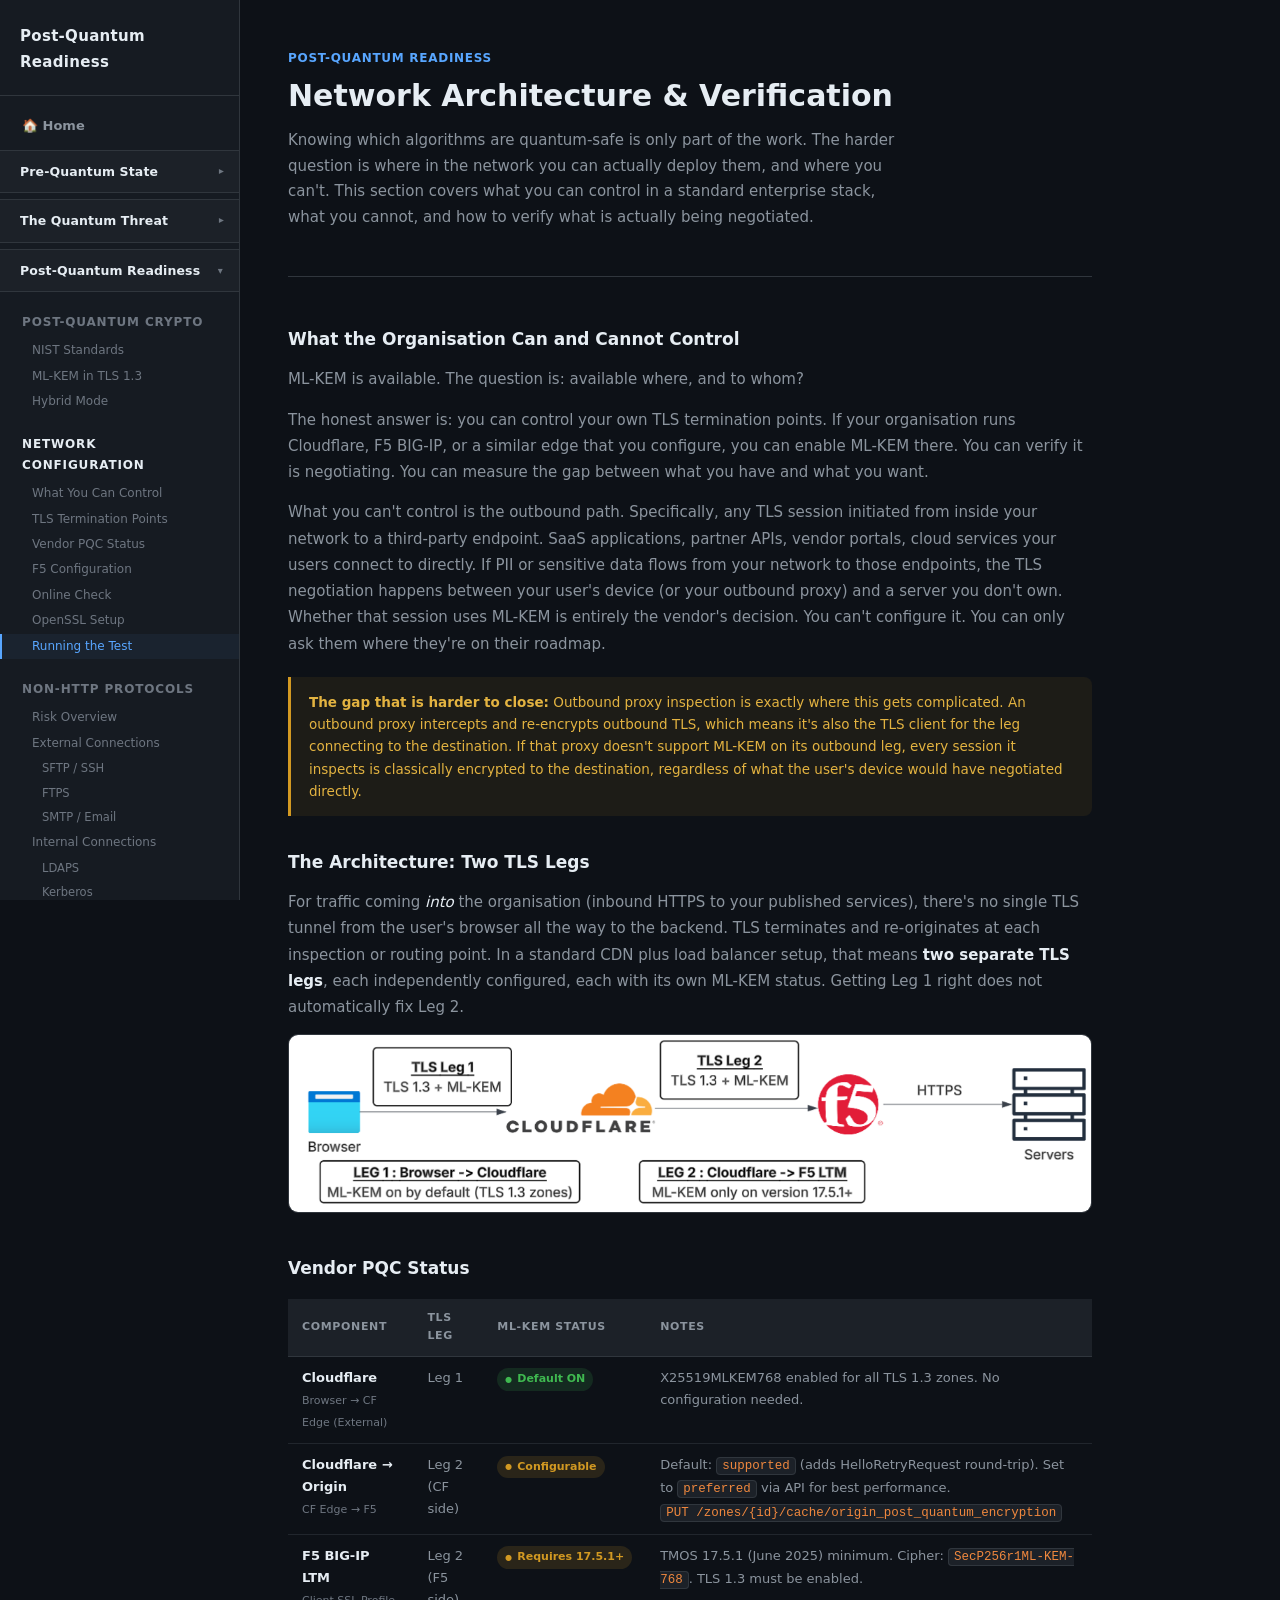
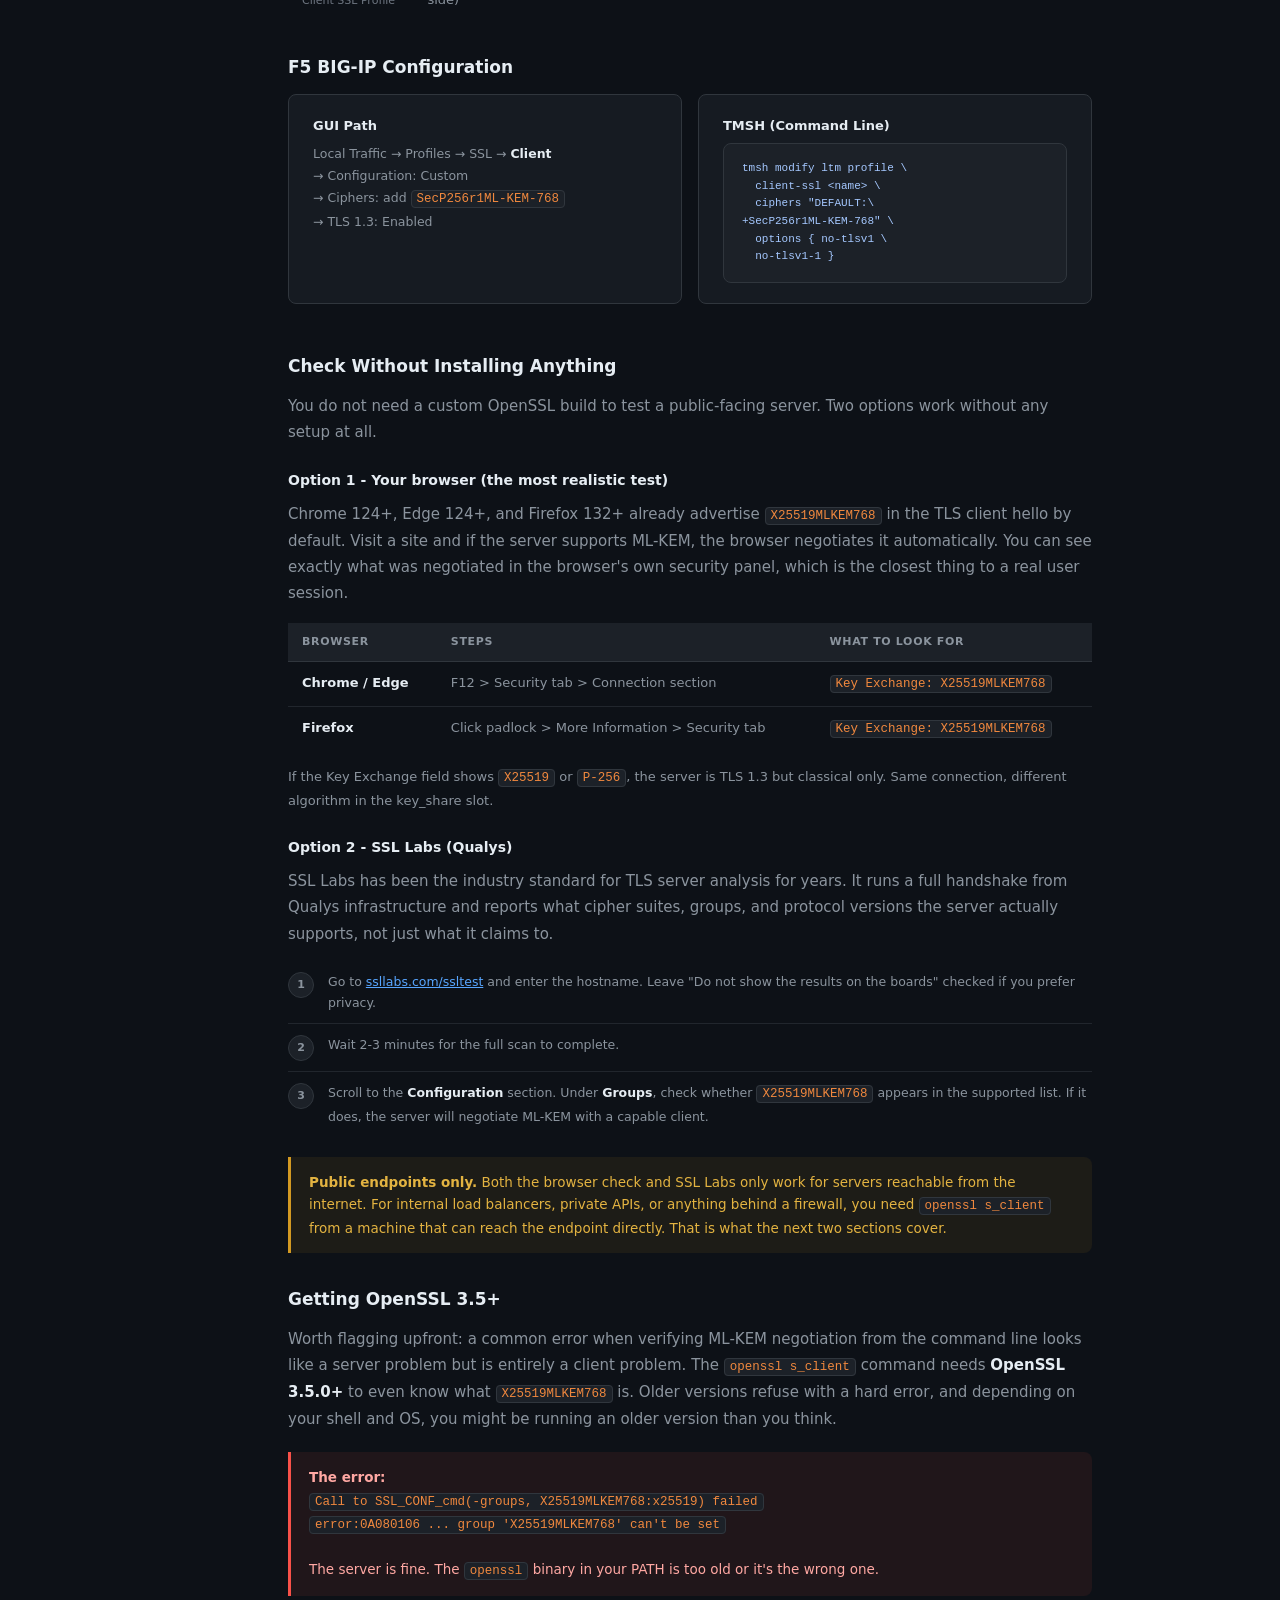
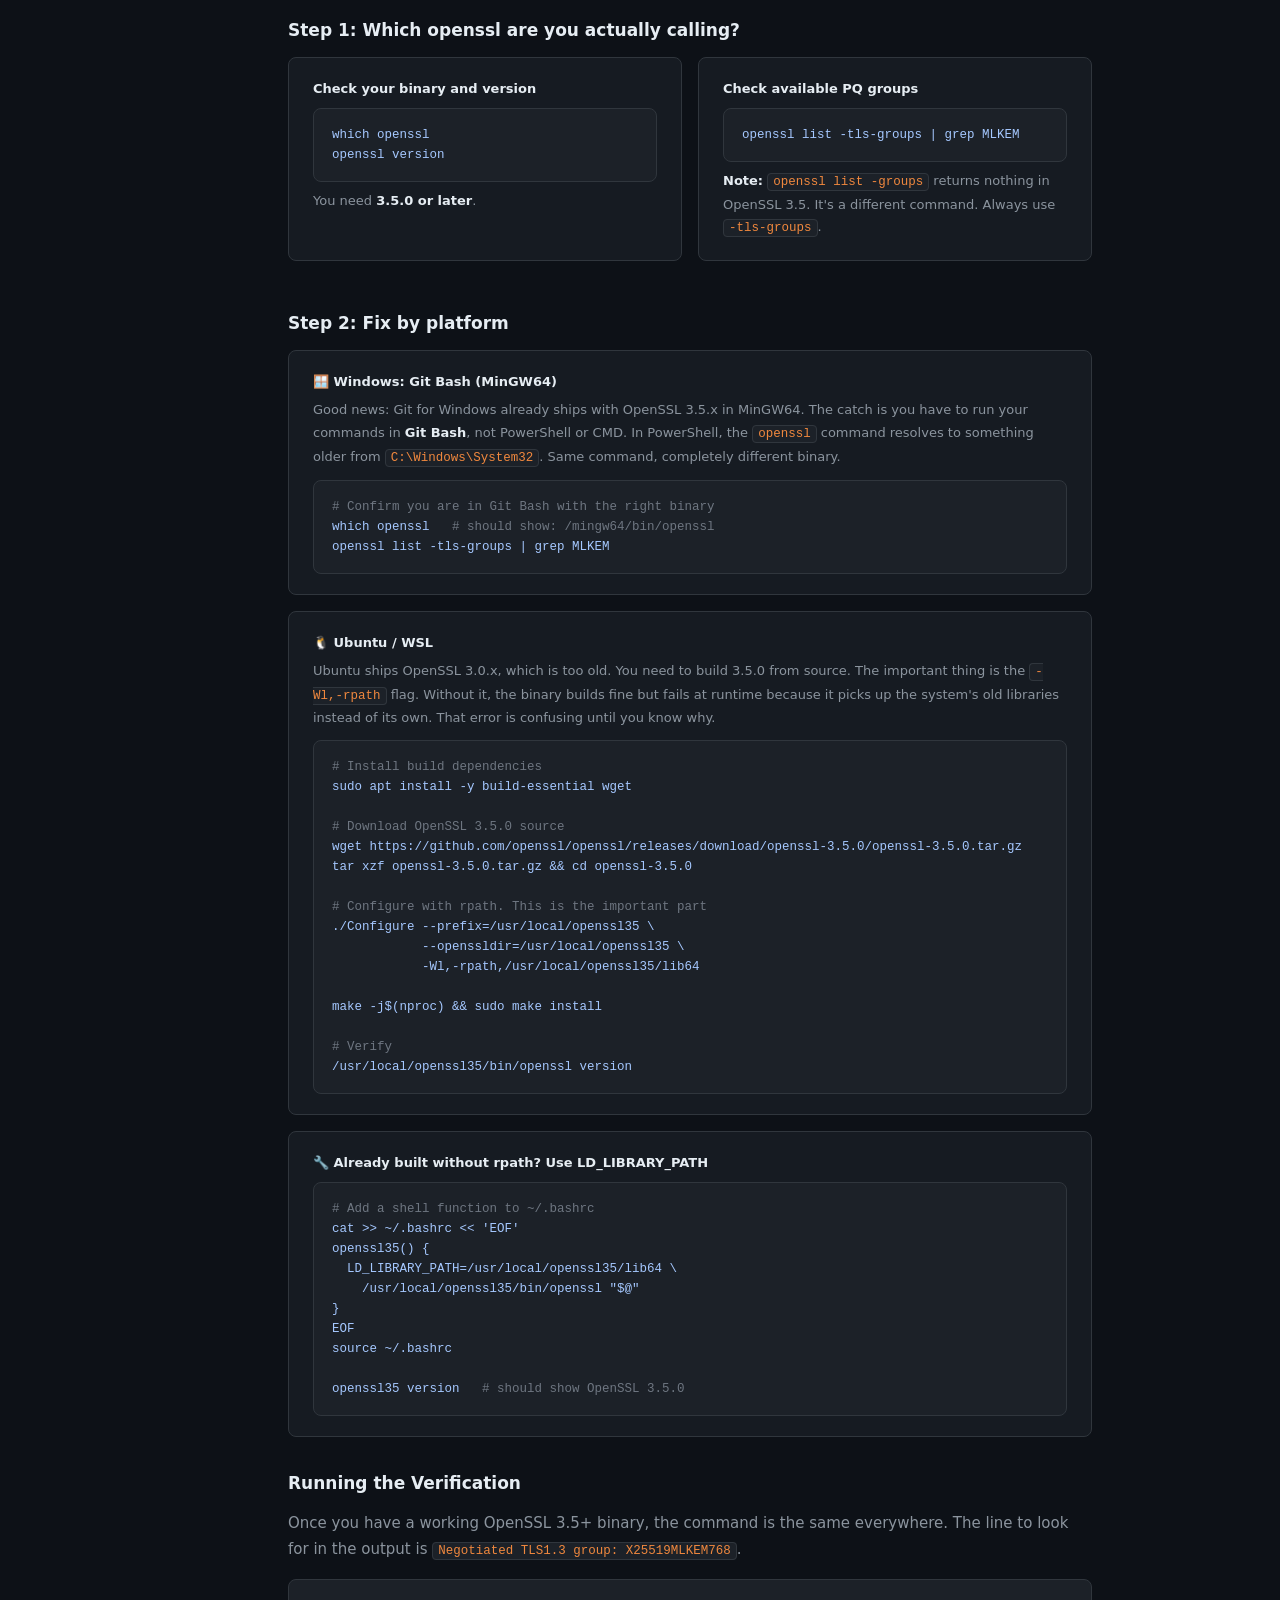
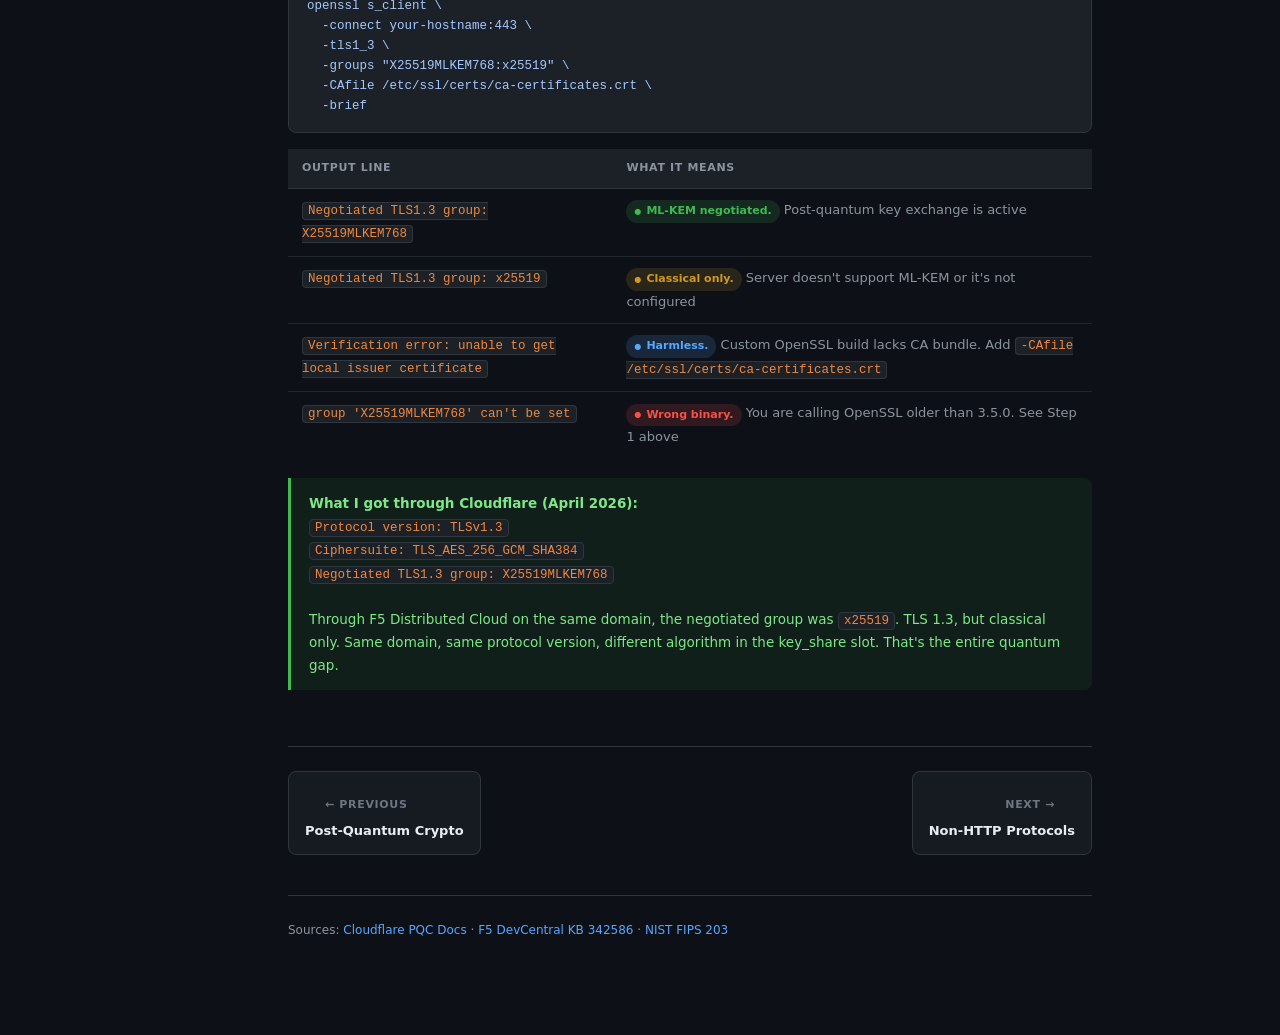
<file: docs/network.html>
<!DOCTYPE html>
<html lang="en">
<head>
  <meta charset="UTF-8" />
  <meta name="viewport" content="width=device-width, initial-scale=1.0" />
  <title>Network Configuration | Post-Quantum Readiness</title>
  <link rel="stylesheet" href="static/style.css" />
</head>
<body>
<button id="menu-toggle" aria-label="Open navigation">☰</button>
<div id="sidebar-overlay"></div>


<aside class="sidebar">
  <div class="sidebar-logo">
    <a href="index.html">
      <h1>Post-Quantum<br>Readiness</h1>
    </a>
  </div>
  <nav>
    <a href="index.html" class="nav-home">🏠 Home</a>

    <div class="nav-group">
      <div class="nav-section">Pre-Quantum State</div>
      <div class="nav-group-items">
        <a href="tls-rsa-handshake.html" class="nav-page">TLS 1.2 RSA Handshake</a>
        <a href="tls-rsa-handshake.html#the-flow" class="nav-sub">The 8-Step Flow</a>
        <a href="tls-rsa-handshake.html#the-vulnerability" class="nav-sub">Where the Vulnerability Lives</a>
        <a href="tls-rsa-handshake.html#vs-tls13" class="nav-sub">How TLS 1.3 Fixed It</a>

        <a href="tls-versions.html" class="nav-page">TLS 1.2 vs TLS 1.3</a>
        <a href="tls-versions.html#at-a-glance" class="nav-sub">At a Glance</a>
        <a href="tls-versions.html#key-points" class="nav-sub">Three Things to Know</a>
        <a href="tls-versions.html#why-tls12-fails" class="nav-sub">Why TLS 1.2 Can&#39;t Do ML-KEM</a>
        <a href="tls-versions.html#real-world" class="nav-sub">Real-World Test</a>
        <a href="tls-versions.html#cloudflare-tls-settings" class="nav-sub">Cloudflare TLS Settings</a>
      </div>
    </div>

    <div class="nav-group">
      <div class="nav-section">The Quantum Threat</div>
      <div class="nav-group-items">
        <a href="pre-quantum.html" class="nav-page">The Problem</a>
        <a href="pre-quantum.html#where-pii-flows" class="nav-sub">Where PII Flows</a>
        <a href="pre-quantum.html#why-key-exchange" class="nav-sub">Why Key Exchange</a>
        <a href="pre-quantum.html#hndl" class="nav-sub">Harvest Now, Decrypt Later</a>
      </div>
    </div>

    <div class="nav-group">
      <div class="nav-section">Post-Quantum Readiness</div>
      <div class="nav-group-items">
        <a href="post-quantum.html" class="nav-page">Post-Quantum Crypto</a>
        <a href="post-quantum.html#nist-standards" class="nav-sub">NIST Standards</a>
        <a href="post-quantum.html#mlkem-tls" class="nav-sub">ML-KEM in TLS 1.3</a>
        <a href="post-quantum.html#hybrid" class="nav-sub">Hybrid Mode</a>

        <a href="network.html" class="nav-page current">Network Configuration</a>
        <a href="#control" class="nav-sub">What You Can Control</a>
        <a href="#tls-legs" class="nav-sub">TLS Termination Points</a>
        <a href="#vendor-status" class="nav-sub">Vendor PQC Status</a>
        <a href="#f5-config" class="nav-sub">F5 Configuration</a>
        <a href="#online-check" class="nav-sub">Online Check</a>
        <a href="#openssl-setup" class="nav-sub">OpenSSL Setup</a>
        <a href="#verify" class="nav-sub">Running the Test</a>

        <a href="non-http-protocols.html" class="nav-page">Non-HTTP Protocols</a>
        <a href="non-http-protocols.html#overview" class="nav-sub">Risk Overview</a>
        <a href="non-http-protocols.html#external" class="nav-sub">External Connections</a>
        <a href="non-http-protocols.html#sftp-ssh" class="nav-sub nav-sub-2">SFTP / SSH</a>
        <a href="non-http-protocols.html#ftps" class="nav-sub nav-sub-2">FTPS</a>
        <a href="non-http-protocols.html#smtp" class="nav-sub nav-sub-2">SMTP / Email</a>
        <a href="non-http-protocols.html#internal" class="nav-sub">Internal Connections</a>
        <a href="non-http-protocols.html#ldap" class="nav-sub nav-sub-2">LDAPS</a>
        <a href="non-http-protocols.html#kerberos" class="nav-sub nav-sub-2">Kerberos</a>
        <a href="non-http-protocols.html#ipsec" class="nav-sub nav-sub-2">IPsec / IKEv2</a>
        <a href="non-http-protocols.html#database" class="nav-sub nav-sub-2">Database TLS</a>
        <a href="non-http-protocols.html#sip" class="nav-sub nav-sub-2">SIP / VoIP</a>
        <a href="non-http-protocols.html#grpc" class="nav-sub nav-sub-2">gRPC</a>
        <a href="non-http-protocols.html#mqtt" class="nav-sub nav-sub-2">MQTT</a>
      </div>
    </div>

    <div class="nav-group">
      <div class="nav-section">F5 ML-KEM Lab</div>
      <div class="nav-group-items">
        <a href="f5-aws-lab.html" class="nav-page">F5 ML-KEM Lab (AWS)</a>
        <div class="nav-label">AWS Marketplace Setup</div>
        <a href="f5-aws-lab.html#launch-f5" class="nav-sub">Launch via Marketplace</a>
        <a href="f5-aws-lab.html#initial-config" class="nav-sub">Initial Config</a>
        <div class="nav-label">Pre-17.5.1 · No ML-KEM</div>
        <a href="f5-aws-lab.html#pre-17-5-1" class="nav-sub">Version Check &amp; Error</a>
        <div class="nav-label">Post-17.5.1 · With ML-KEM</div>
        <a href="f5-aws-lab.html#vip-no-mlkem" class="nav-sub">VIP without ML-KEM</a>
        <a href="f5-aws-lab.html#vip-with-mlkem" class="nav-sub">VIP with ML-KEM</a>
        <a href="f5-aws-lab.html#test" class="nav-sub">Testing</a>
      </div>
    </div>
  </nav>
</aside>

<main>
  <div class="page-header">
    <div class="eyebrow">Post-Quantum Readiness</div>
    <h1>Network Architecture &amp; Verification</h1>
    <p class="subtitle">
      Knowing which algorithms are quantum-safe is only part of the work. The harder question is
      where in the network you can actually deploy them, and where you can't. This section covers
      what you can control in a standard enterprise stack, what you cannot, and how to verify what
      is actually being negotiated.
    </p>
  </div>

  <!-- ── What You Can Control ──────────────────────────────────────── -->
  <h3 id="control">What the Organisation Can and Cannot Control</h3>
  <p>
    ML-KEM is available. The question is: available where, and to whom?
  </p>
  <p>
    The honest answer is: you can control your own TLS termination points. If your organisation
    runs Cloudflare, F5 BIG-IP, or a similar edge that you configure, you can enable ML-KEM there.
    You can verify it is negotiating. You can measure the gap between what you have and what you want.
  </p>
  <p>
    What you can't control is the outbound path. Specifically, any TLS session initiated from
    inside your network to a third-party endpoint. SaaS applications, partner APIs, vendor portals,
    cloud services your users connect to directly. If PII or sensitive data flows from your network
    to those endpoints, the TLS negotiation happens between your user's device (or your outbound
    proxy) and a server you don't own. Whether that session uses ML-KEM is entirely the vendor's
    decision. You can't configure it. You can only ask them where they're on their roadmap.
  </p>

  <div class="callout callout-yellow">
    <strong>The gap that is harder to close:</strong> Outbound proxy inspection is exactly where
    this gets complicated. An outbound proxy intercepts and re-encrypts outbound TLS, which means
    it's also the TLS client for the leg connecting to the destination. If that proxy doesn't
    support ML-KEM on its outbound leg, every session it inspects is classically encrypted to the
    destination, regardless of what the user's device would have negotiated directly.
  </div>

  <!-- ── TLS Termination Points ────────────────────────────────────── -->
  <h3 id="tls-legs">The Architecture: Two TLS Legs</h3>
  <p>
    For traffic coming <em>into</em> the organisation (inbound HTTPS to your published services),
    there's no single TLS tunnel from the user's browser all the way to the backend. TLS terminates
    and re-originates at each inspection or routing point. In a standard CDN plus load balancer setup,
    that means <strong>two separate TLS legs</strong>, each independently configured, each with its
    own ML-KEM status. Getting Leg 1 right does not automatically fix Leg 2.
  </p>

  <div style="margin-bottom:20px;">
    <img src="static/flow-with-legs.png"
         alt="Network diagram showing Browser → Cloudflare (TLS Leg 1) → F5 VIP (TLS Leg 2) → Backend with ML-KEM details"
         style="width:100%;border-radius:10px;border:1px solid var(--border);">
  </div>

  <!-- ── Vendor Status ─────────────────────────────────────────────── -->
  <h3 id="vendor-status">Vendor PQC Status</h3>

  <div class="table-wrap">
    <table>
      <thead>
        <tr><th>Component</th><th>TLS Leg</th><th>ML-KEM Status</th><th>Notes</th></tr>
      </thead>
      <tbody>
        <tr>
          <td><strong>Cloudflare</strong><br><span style="color:var(--text-dim);font-size:11px;">Browser → CF Edge (External)</span></td>
          <td>Leg 1</td>
          <td><span class="badge badge-green">Default ON</span></td>
          <td>X25519MLKEM768 enabled for all TLS 1.3 zones. No configuration needed.</td>
        </tr>
        <tr>
          <td><strong>Cloudflare → Origin</strong><br><span style="color:var(--text-dim);font-size:11px;">CF Edge → F5</span></td>
          <td>Leg 2 (CF side)</td>
          <td><span class="badge badge-yellow">Configurable</span></td>
          <td>Default: <code>supported</code> (adds HelloRetryRequest round-trip). Set to <code>preferred</code> via API for best performance.<br><code>PUT /zones/{id}/cache/origin_post_quantum_encryption</code></td>
        </tr>
        <tr>
          <td><strong>F5 BIG-IP LTM</strong><br><span style="color:var(--text-dim);font-size:11px;">Client SSL Profile</span></td>
          <td>Leg 2 (F5 side)</td>
          <td><span class="badge badge-yellow">Requires 17.5.1+</span></td>
          <td>TMOS 17.5.1 (June 2025) minimum. Cipher: <code>SecP256r1ML-KEM-768</code>. TLS 1.3 must be enabled.</td>
        </tr>
      </tbody>
    </table>
  </div>

  <!-- ── F5 Config ─────────────────────────────────────────────────── -->
  <h3 id="f5-config">F5 BIG-IP Configuration</h3>

  <div class="card-grid">
    <div class="card">
      <h4>GUI Path</h4>
      <p style="font-size:12.5px;">
        Local Traffic → Profiles → SSL → <strong>Client</strong><br>
        → Configuration: Custom<br>
        → Ciphers: add <code>SecP256r1ML-KEM-768</code><br>
        → TLS 1.3: Enabled
      </p>
    </div>
    <div class="card">
      <h4>TMSH (Command Line)</h4>
      <pre style="margin:0;font-size:11px;">tmsh modify ltm profile \
  client-ssl &lt;name&gt; \
  ciphers "DEFAULT:\
+SecP256r1ML-KEM-768" \
  options { no-tlsv1 \
  no-tlsv1-1 }</pre>
    </div>
  </div>

  <!-- ── Online Check ─────────────────────────────────────────────── -->
  <h3 id="online-check">Check Without Installing Anything</h3>
  <p>
    You do not need a custom OpenSSL build to test a public-facing server. Two options
    work without any setup at all.
  </p>

  <h4 style="font-size:14px;font-weight:700;color:var(--text);margin:24px 0 8px;">Option 1 - Your browser (the most realistic test)</h4>
  <p>
    Chrome 124+, Edge 124+, and Firefox 132+ already advertise <code>X25519MLKEM768</code>
    in the TLS client hello by default. Visit a site and if the server supports ML-KEM,
    the browser negotiates it automatically. You can see exactly what was negotiated in
    the browser's own security panel, which is the closest thing to a real user session.
  </p>

  <div class="table-wrap">
    <table>
      <thead>
        <tr><th>Browser</th><th>Steps</th><th>What to look for</th></tr>
      </thead>
      <tbody>
        <tr>
          <td><strong>Chrome / Edge</strong></td>
          <td>F12 > Security tab > Connection section</td>
          <td><code>Key Exchange: X25519MLKEM768</code></td>
        </tr>
        <tr>
          <td><strong>Firefox</strong></td>
          <td>Click padlock > More Information > Security tab</td>
          <td><code>Key Exchange: X25519MLKEM768</code></td>
        </tr>
      </tbody>
    </table>
  </div>

  <p style="font-size:13px;color:var(--text-muted);">
    If the Key Exchange field shows <code>X25519</code> or <code>P-256</code>, the server
    is TLS 1.3 but classical only. Same connection, different algorithm in the key_share slot.
  </p>

  <h4 style="font-size:14px;font-weight:700;color:var(--text);margin:24px 0 8px;">Option 2 - SSL Labs (Qualys)</h4>
  <p>
    SSL Labs has been the industry standard for TLS server analysis for years. It runs a
    full handshake from Qualys infrastructure and reports what cipher suites, groups, and
    protocol versions the server actually supports, not just what it claims to.
  </p>

  <div class="step-list" style="margin-top:12px;">
    <div class="step">
      <div class="step-num">1</div>
      <div class="step-content">
        <div class="step-body">Go to <a href="https://www.ssllabs.com/ssltest/" target="_blank" style="color:var(--blue);">ssllabs.com/ssltest</a> and enter the hostname. Leave "Do not show the results on the boards" checked if you prefer privacy.</div>
      </div>
    </div>
    <div class="step">
      <div class="step-num">2</div>
      <div class="step-content">
        <div class="step-body">Wait 2-3 minutes for the full scan to complete.</div>
      </div>
    </div>
    <div class="step">
      <div class="step-num">3</div>
      <div class="step-content">
        <div class="step-body">
          Scroll to the <strong>Configuration</strong> section. Under <strong>Groups</strong>,
          check whether <code>X25519MLKEM768</code> appears in the supported list.
          If it does, the server will negotiate ML-KEM with a capable client.
        </div>
      </div>
    </div>
  </div>

  <div class="callout callout-yellow">
    <strong>Public endpoints only.</strong> Both the browser check and SSL Labs only
    work for servers reachable from the internet. For internal load balancers, private
    APIs, or anything behind a firewall, you need <code>openssl s_client</code> from
    a machine that can reach the endpoint directly. That is what the next two sections
    cover.
  </div>

  <!-- ── OpenSSL Setup ─────────────────────────────────────────────── -->
  <h3 id="openssl-setup">Getting OpenSSL 3.5+</h3>
  <p>
    Worth flagging upfront: a common error when verifying ML-KEM negotiation from the command line
    looks like a server problem but is entirely a client problem.
    The <code>openssl s_client</code> command needs <strong>OpenSSL 3.5.0+</strong> to even know what
    <code>X25519MLKEM768</code> is. Older versions refuse with a hard error, and depending on your
    shell and OS, you might be running an older version than you think.
  </p>

  <div class="callout callout-red">
    <strong>The error:</strong><br>
    <code>Call to SSL_CONF_cmd(-groups, X25519MLKEM768:x25519) failed</code><br>
    <code>error:0A080106 ... group 'X25519MLKEM768' can't be set</code><br><br>
    The server is fine. The <code>openssl</code> binary in your PATH is too old or it's the wrong one.
  </div>

  <h3 style="margin-top:8px;">Step 1: Which openssl are you actually calling?</h3>

  <div class="card-grid">
    <div class="card">
      <h4>Check your binary and version</h4>
      <pre style="margin:8px 0 0;">which openssl
openssl version</pre>
      <p style="margin-top:8px;">You need <strong>3.5.0 or later</strong>.</p>
    </div>
    <div class="card">
      <h4>Check available PQ groups</h4>
      <pre style="margin:8px 0 0;">openssl list -tls-groups | grep MLKEM</pre>
      <p style="margin-top:8px;"><strong>Note:</strong> <code>openssl list -groups</code> returns
      nothing in OpenSSL 3.5. It's a different command. Always use <code>-tls-groups</code>.</p>
    </div>
  </div>

  <h3>Step 2: Fix by platform</h3>

  <div class="card" style="margin-bottom:16px;">
    <h4>🪟 Windows: Git Bash (MinGW64)</h4>
    <p>
      Good news: Git for Windows already ships with OpenSSL 3.5.x in MinGW64. The catch is you have
      to run your commands in <strong>Git Bash</strong>, not PowerShell or CMD. In PowerShell, the
      <code>openssl</code> command resolves to something older from <code>C:\Windows\System32</code>.
      Same command, completely different binary.
    </p>
    <pre style="margin:10px 0 0;"><span class="comment"># Confirm you are in Git Bash with the right binary</span>
which openssl   <span class="comment"># should show: /mingw64/bin/openssl</span>
openssl list -tls-groups | grep MLKEM</pre>
  </div>

  <div class="card" style="margin-bottom:16px;">
    <h4>🐧 Ubuntu / WSL</h4>
    <p>
      Ubuntu ships OpenSSL 3.0.x, which is too old. You need to build 3.5.0 from source. The important
      thing is the <code>-Wl,-rpath</code> flag. Without it, the binary builds fine but fails at
      runtime because it picks up the system's old libraries instead of its own. That error is
      confusing until you know why.
    </p>
    <pre style="margin:10px 0 0;"><span class="comment"># Install build dependencies</span>
sudo apt install -y build-essential wget

<span class="comment"># Download OpenSSL 3.5.0 source</span>
wget https://github.com/openssl/openssl/releases/download/openssl-3.5.0/openssl-3.5.0.tar.gz
tar xzf openssl-3.5.0.tar.gz && cd openssl-3.5.0

<span class="comment"># Configure with rpath. This is the important part</span>
./Configure --prefix=/usr/local/openssl35 \
            --openssldir=/usr/local/openssl35 \
            -Wl,-rpath,/usr/local/openssl35/lib64

make -j$(nproc) && sudo make install

<span class="comment"># Verify</span>
/usr/local/openssl35/bin/openssl version</pre>
  </div>

  <div class="card" style="margin-bottom:16px;">
    <h4>🔧 Already built without rpath? Use LD_LIBRARY_PATH</h4>
    <pre style="margin:8px 0 0;"><span class="comment"># Add a shell function to ~/.bashrc</span>
cat >> ~/.bashrc &lt;&lt; 'EOF'
openssl35() {
  LD_LIBRARY_PATH=/usr/local/openssl35/lib64 \
    /usr/local/openssl35/bin/openssl "$@"
}
EOF
source ~/.bashrc

openssl35 version   <span class="comment"># should show OpenSSL 3.5.0</span></pre>
  </div>

  <!-- ── Running the Test ──────────────────────────────────────────── -->
  <h3 id="verify">Running the Verification</h3>
  <p>
    Once you have a working OpenSSL 3.5+ binary, the command is the same everywhere.
    The line to look for in the output is <code>Negotiated TLS1.3 group: X25519MLKEM768</code>.
  </p>

  <pre>openssl s_client \
  -connect your-hostname:443 \
  -tls1_3 \
  -groups "X25519MLKEM768:x25519" \
  -CAfile /etc/ssl/certs/ca-certificates.crt \
  -brief</pre>

  <div class="table-wrap">
    <table>
      <thead>
        <tr><th>Output Line</th><th>What it Means</th></tr>
      </thead>
      <tbody>
        <tr>
          <td><code>Negotiated TLS1.3 group: X25519MLKEM768</code></td>
          <td><span class="badge badge-green">ML-KEM negotiated.</span> Post-quantum key exchange is active</td>
        </tr>
        <tr>
          <td><code>Negotiated TLS1.3 group: x25519</code></td>
          <td><span class="badge badge-yellow">Classical only.</span> Server doesn't support ML-KEM or it's not configured</td>
        </tr>
        <tr>
          <td><code>Verification error: unable to get local issuer certificate</code></td>
          <td><span class="badge badge-blue">Harmless.</span> Custom OpenSSL build lacks CA bundle. Add <code>-CAfile /etc/ssl/certs/ca-certificates.crt</code></td>
        </tr>
        <tr>
          <td><code>group 'X25519MLKEM768' can't be set</code></td>
          <td><span class="badge badge-red">Wrong binary.</span> You are calling OpenSSL older than 3.5.0. See Step 1 above</td>
        </tr>
      </tbody>
    </table>
  </div>

  <div class="callout callout-green">
    <strong>What I got through Cloudflare (April 2026):</strong><br>
    <code>Protocol version: TLSv1.3</code><br>
    <code>Ciphersuite: TLS_AES_256_GCM_SHA384</code><br>
    <code>Negotiated TLS1.3 group: X25519MLKEM768</code><br><br>
    Through F5 Distributed Cloud on the same domain, the negotiated group was <code>x25519</code>.
    TLS 1.3, but classical only. Same domain, same protocol version, different algorithm in the
    key_share slot. That's the entire quantum gap.
  </div>

  <div class="page-nav">
    <a href="post-quantum.html">
      <span class="nav-label">← Previous</span>
      <span class="nav-title">Post-Quantum Crypto</span>
    </a>
    <a href="non-http-protocols.html" class="next">
      <span class="nav-label">Next →</span>
      <span class="nav-title">Non-HTTP Protocols</span>
    </a>
  </div>

  <footer>
    <p>
      Sources:
      <a href="https://developers.cloudflare.com/ssl/post-quantum-cryptography/" target="_blank">Cloudflare PQC Docs</a> ·
      <a href="https://community.f5.com/kb/technicalarticles/future-proofing-your-network-enabling-quantum-ciphers-on-f5-big-ip-tmos-17-5-1/342586" target="_blank">F5 DevCentral KB 342586</a> ·
      <a href="https://csrc.nist.gov/publications/detail/fips/203/final" target="_blank">NIST FIPS 203</a>
    </p>
  </footer>
</main>

<script>
  const sections = document.querySelectorAll('h3[id]');
  const navLinks = document.querySelectorAll('.sidebar a.nav-sub');
  const observer = new IntersectionObserver(entries => {
    entries.forEach(entry => {
      if (entry.isIntersecting) {
        navLinks.forEach(link => {
          link.classList.remove('active');
          if (link.getAttribute('href').endsWith('#' + entry.target.id)) link.classList.add('active');
        });
      }
    });
  }, { rootMargin: '-20% 0px -70% 0px' });
  sections.forEach(s => observer.observe(s));

  // ── Collapsible nav groups ────────────────────────────────────────
  (function () {
    document.querySelectorAll('.nav-group').forEach(function (group) {
      if (!group.querySelector('.nav-page.current')) {
        group.classList.add('collapsed');
      }
      group.querySelector('.nav-section').addEventListener('click', function () {
        group.classList.toggle('collapsed');
      });
    });

    // ── Mobile sidebar toggle ───────────────────────────────────────
    var btn     = document.getElementById('menu-toggle');
    var sidebar = document.querySelector('.sidebar');
    var overlay = document.getElementById('sidebar-overlay');
    function openNav()  { sidebar.classList.add('open'); overlay.classList.add('open'); }
    function closeNav() { sidebar.classList.remove('open'); overlay.classList.remove('open'); }
    if (btn) {
      btn.addEventListener('click', function () {
        sidebar.classList.contains('open') ? closeNav() : openNav();
      });
      overlay.addEventListener('click', closeNav);
      sidebar.querySelectorAll('a').forEach(function (a) { a.addEventListener('click', closeNav); });
    }
  })();
</script>
</body>
</html>
</file>
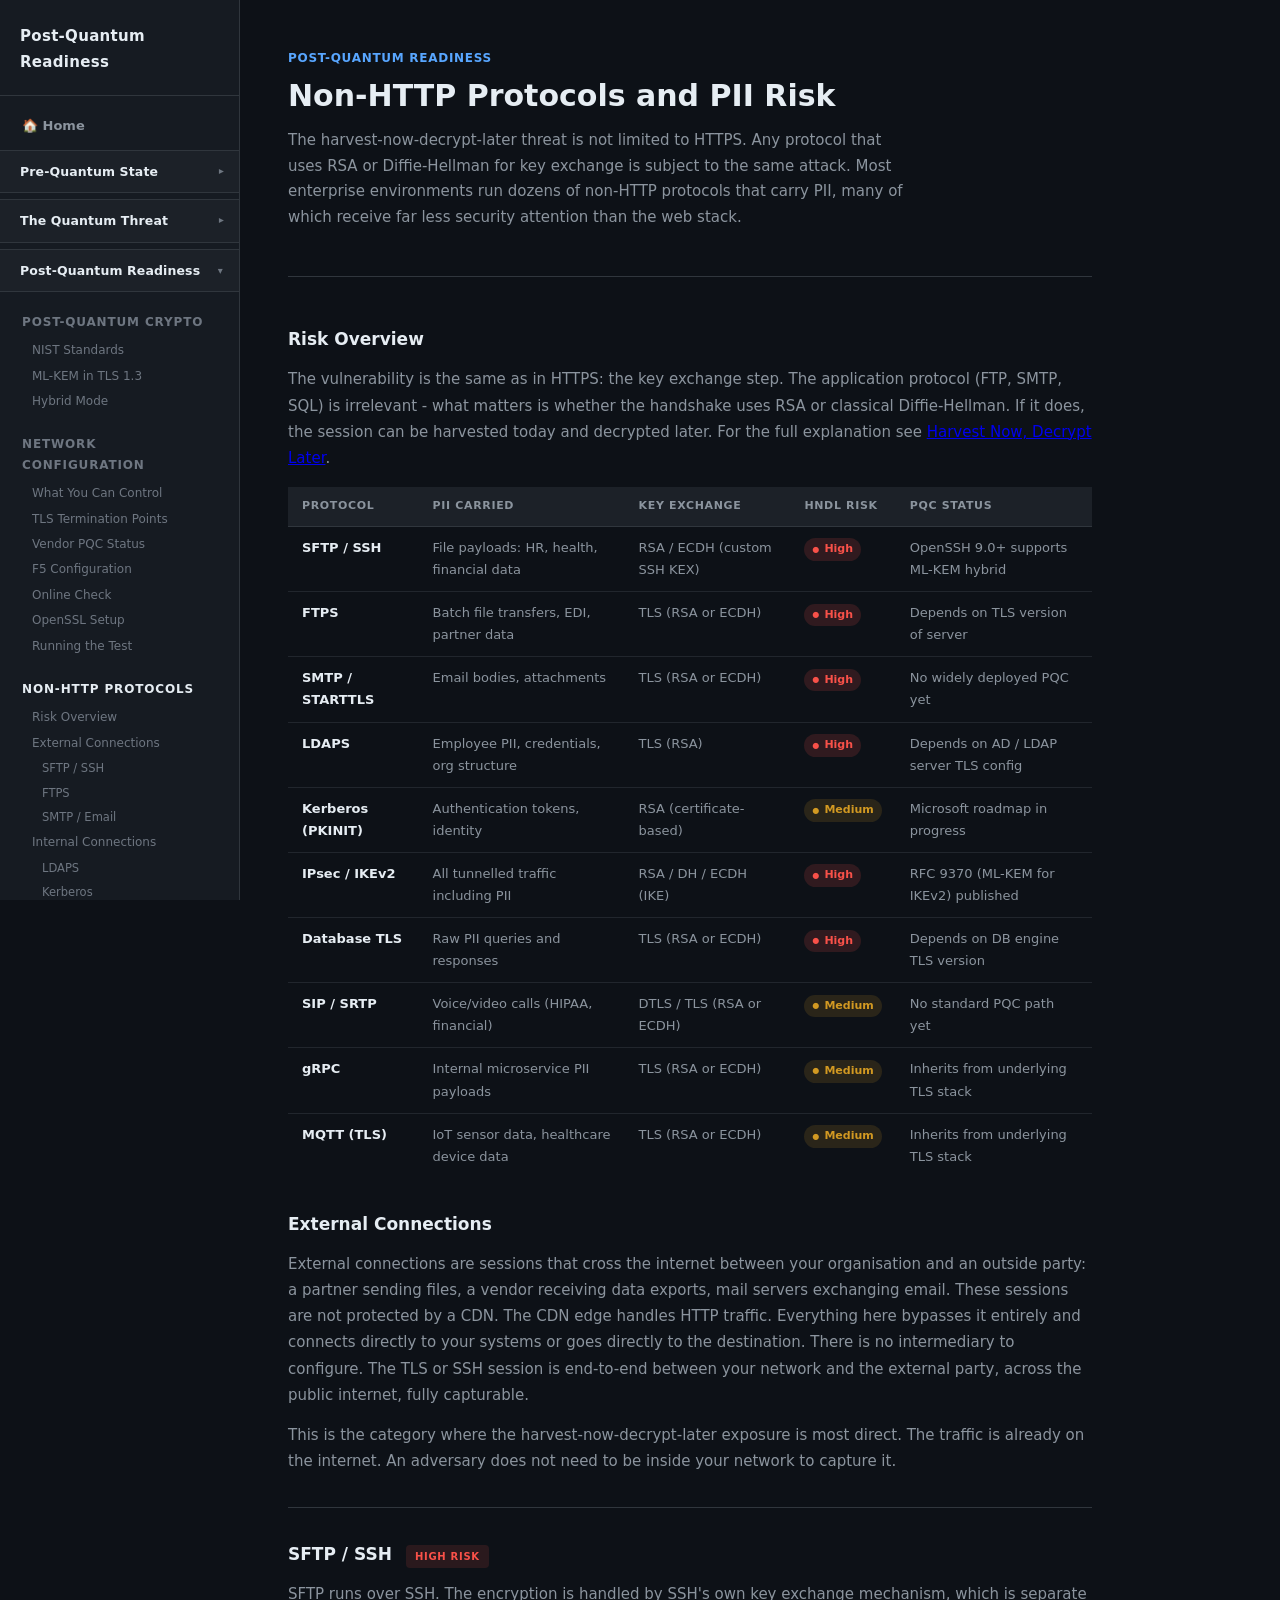
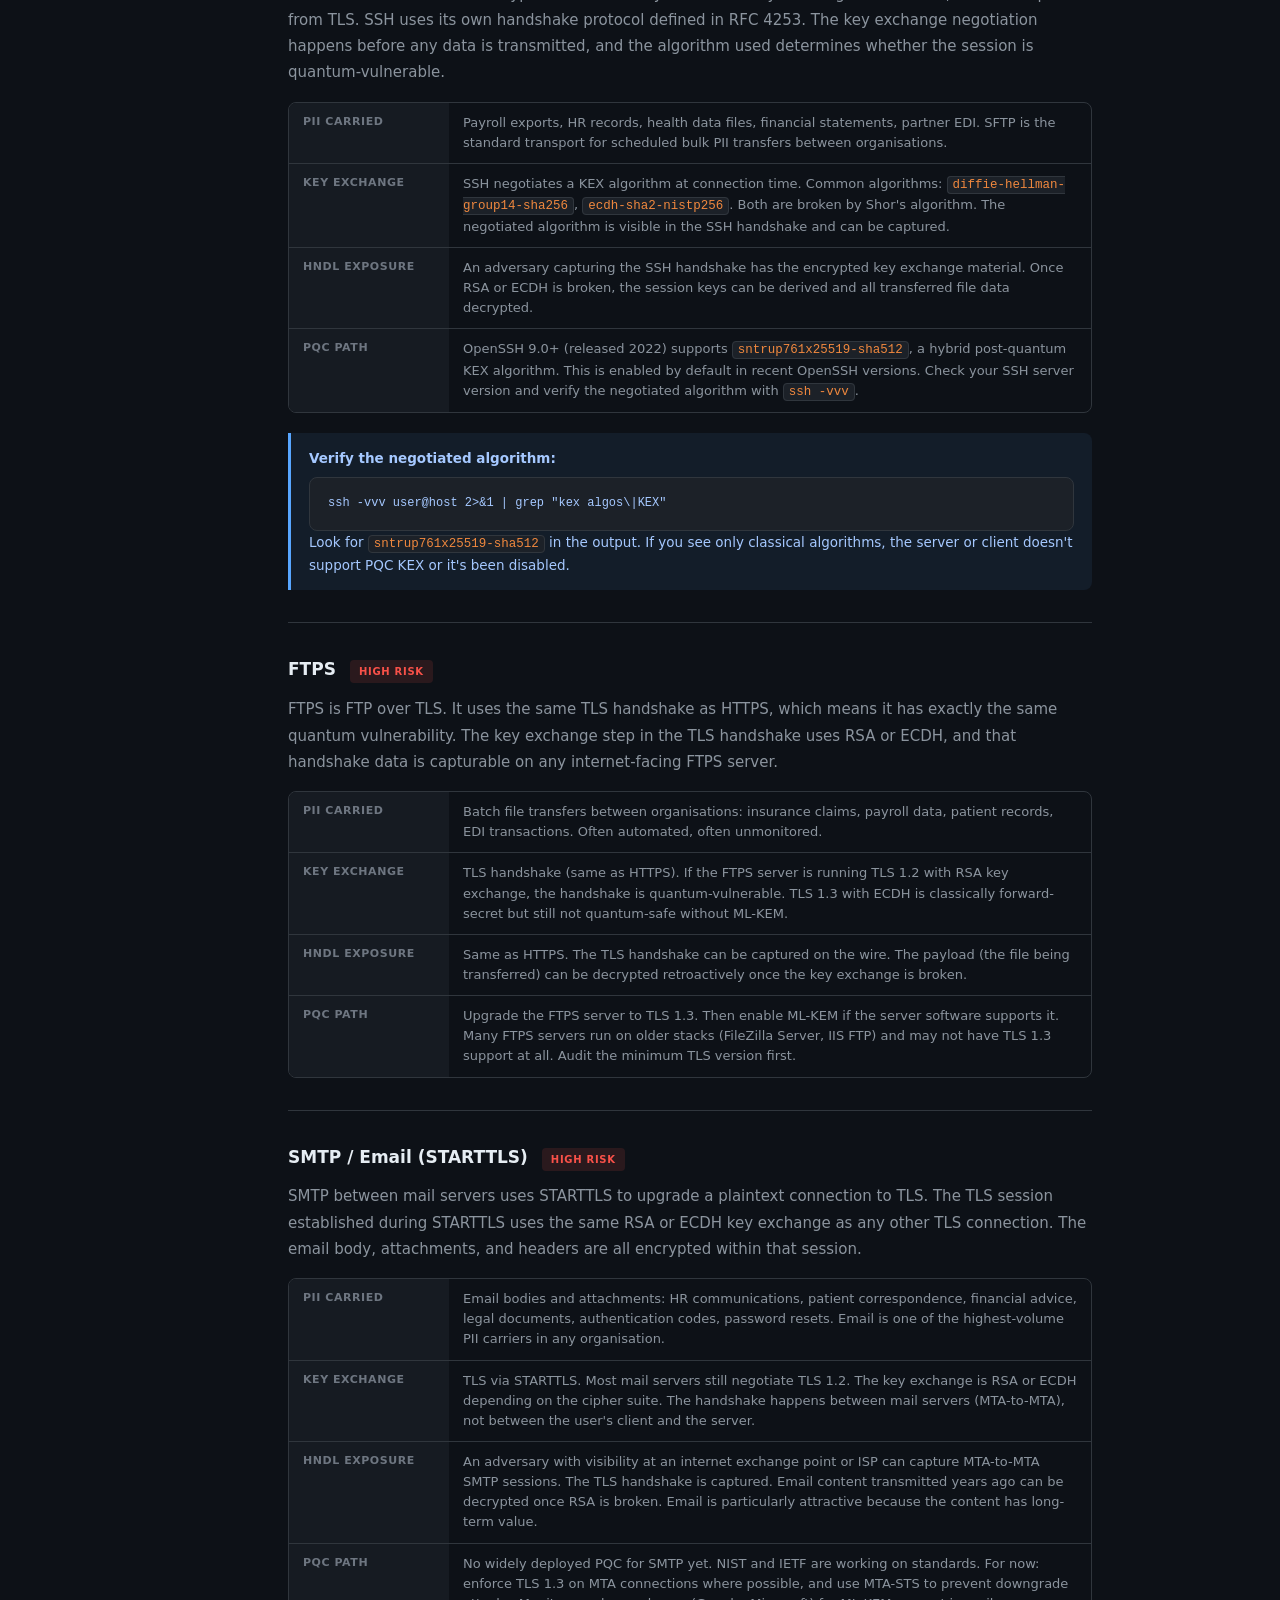
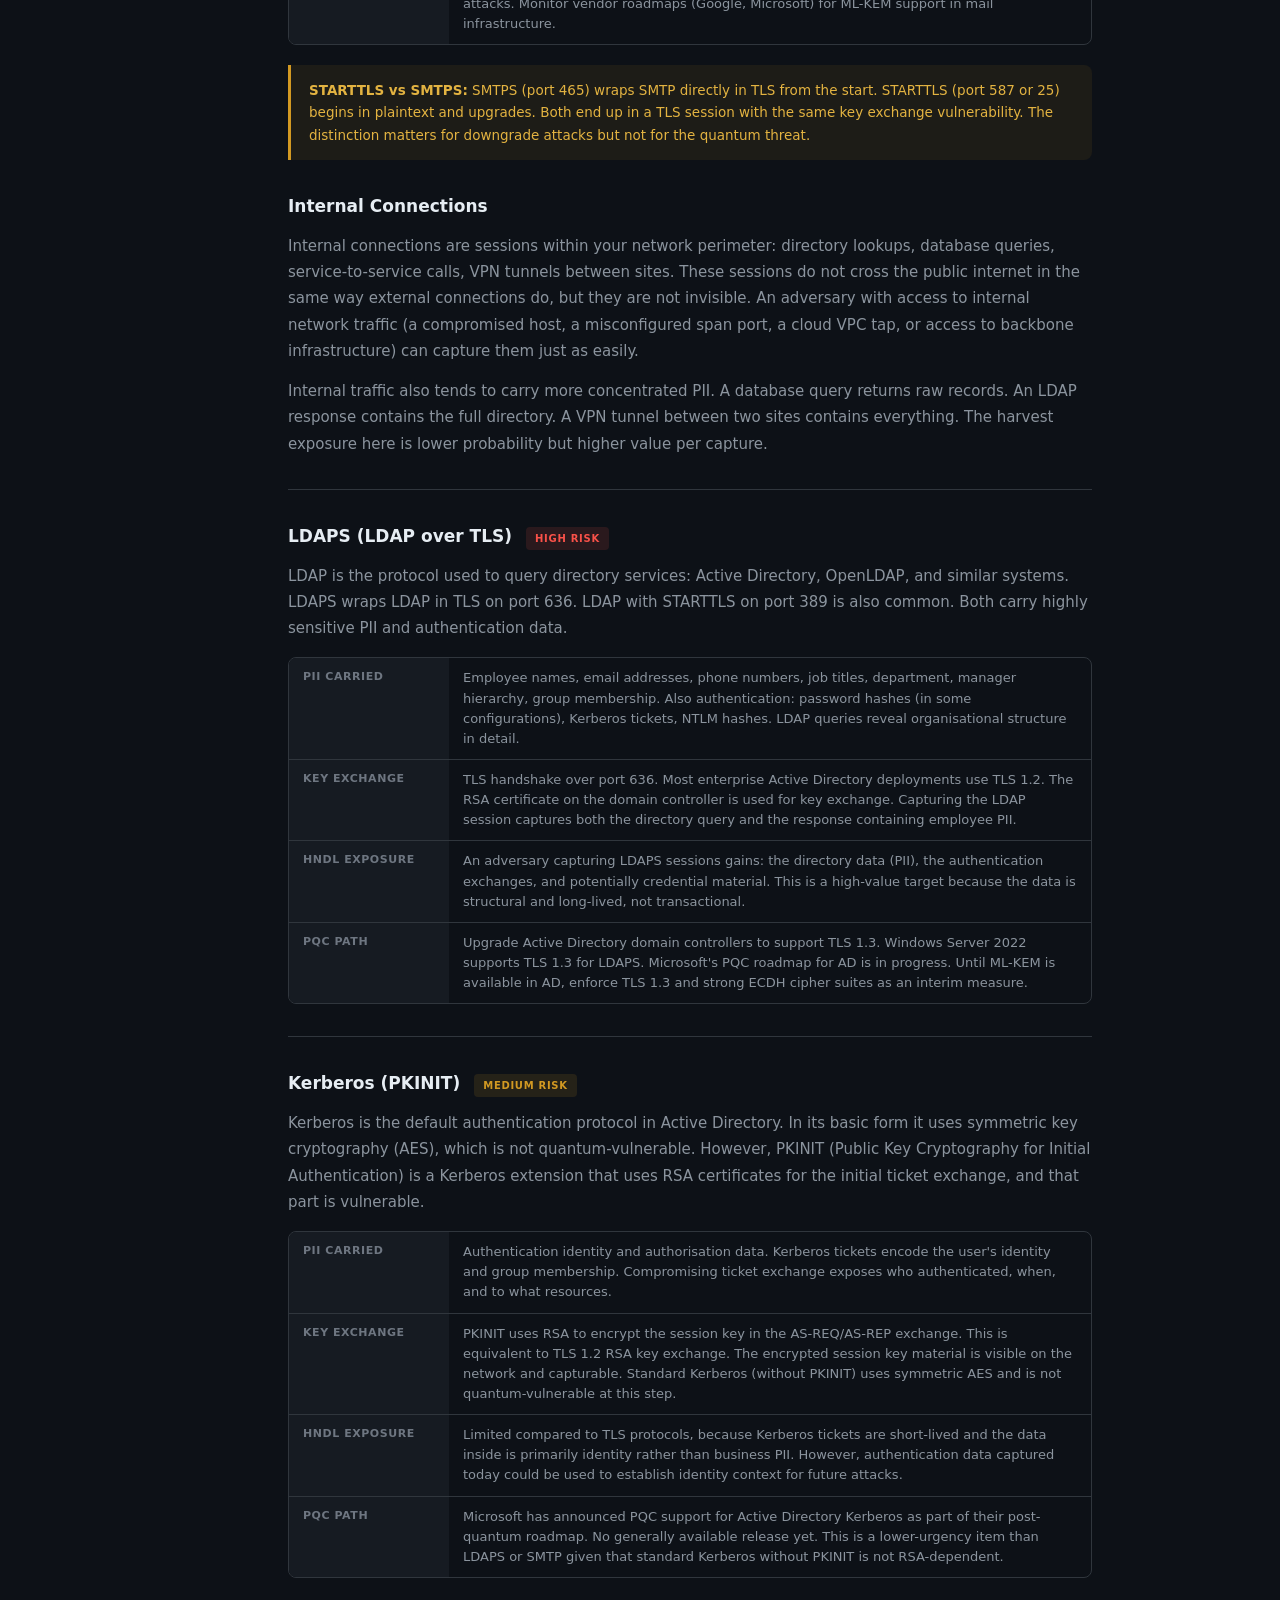
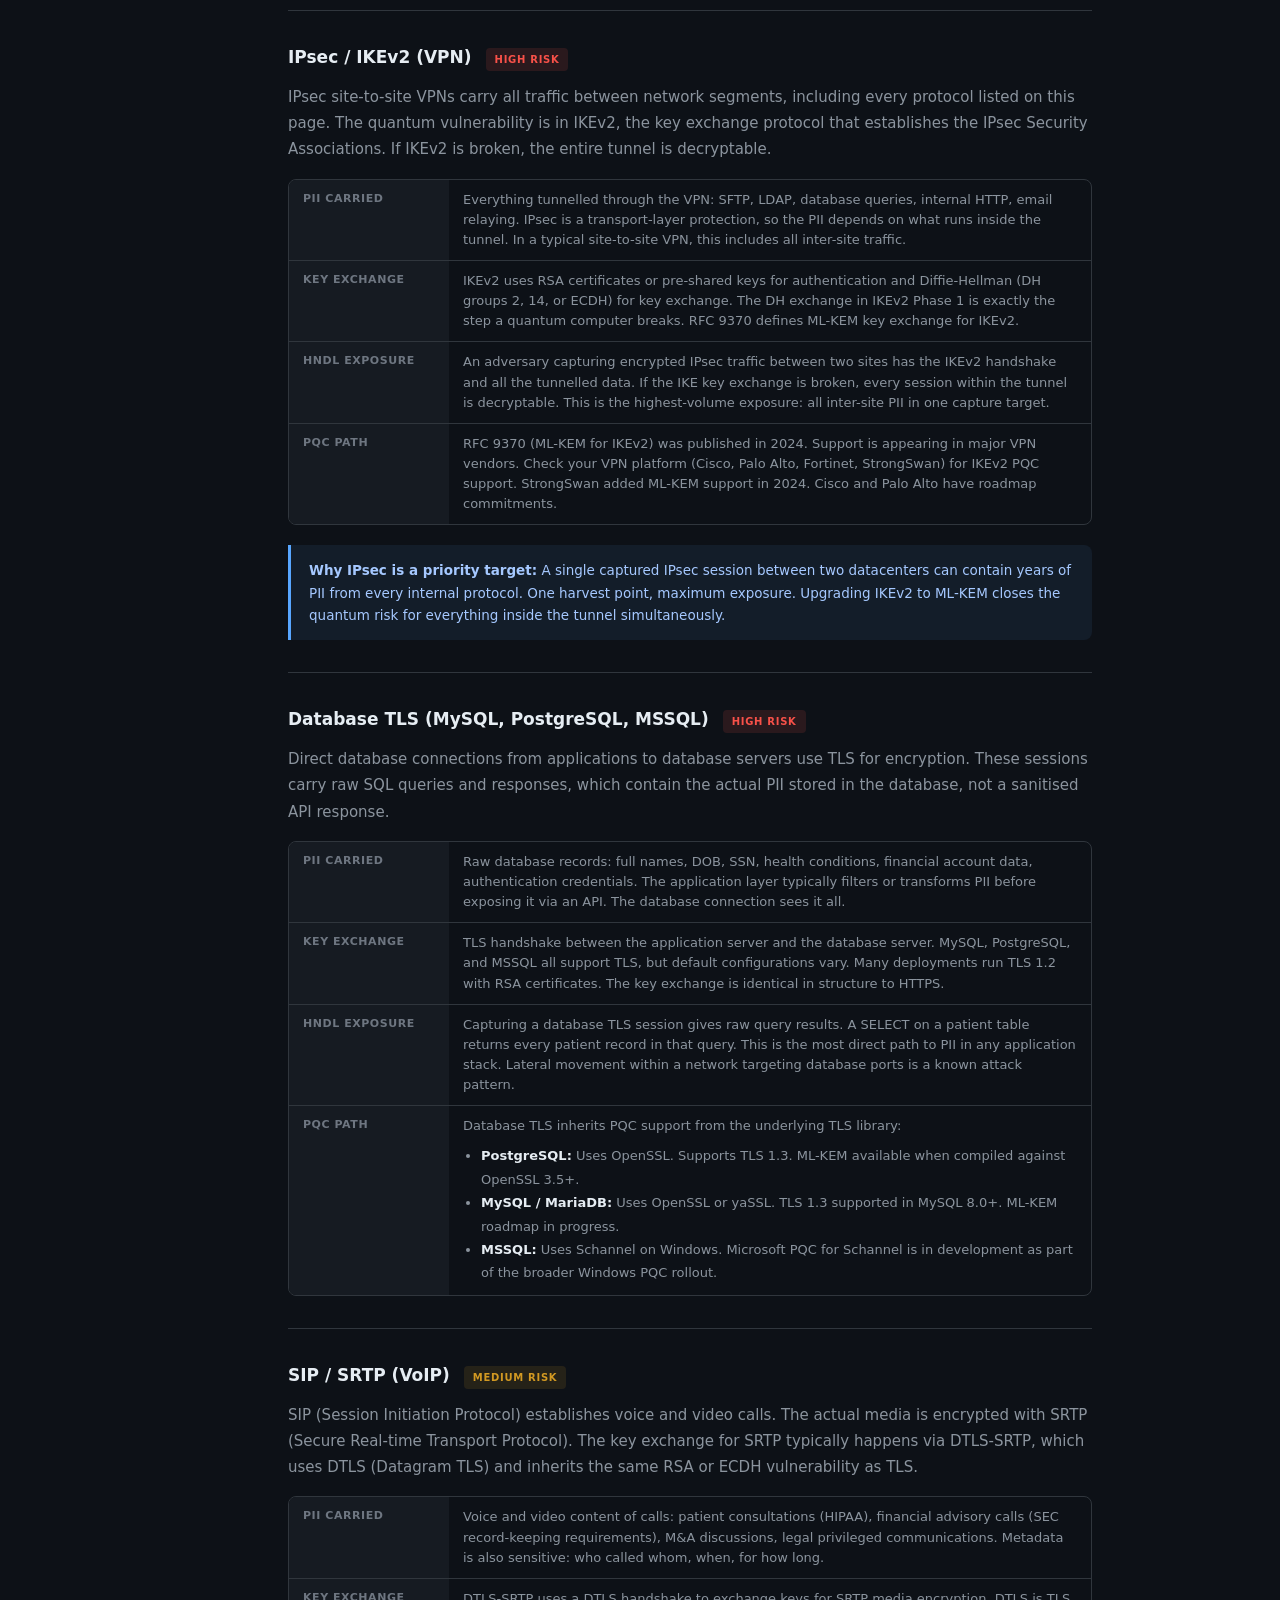
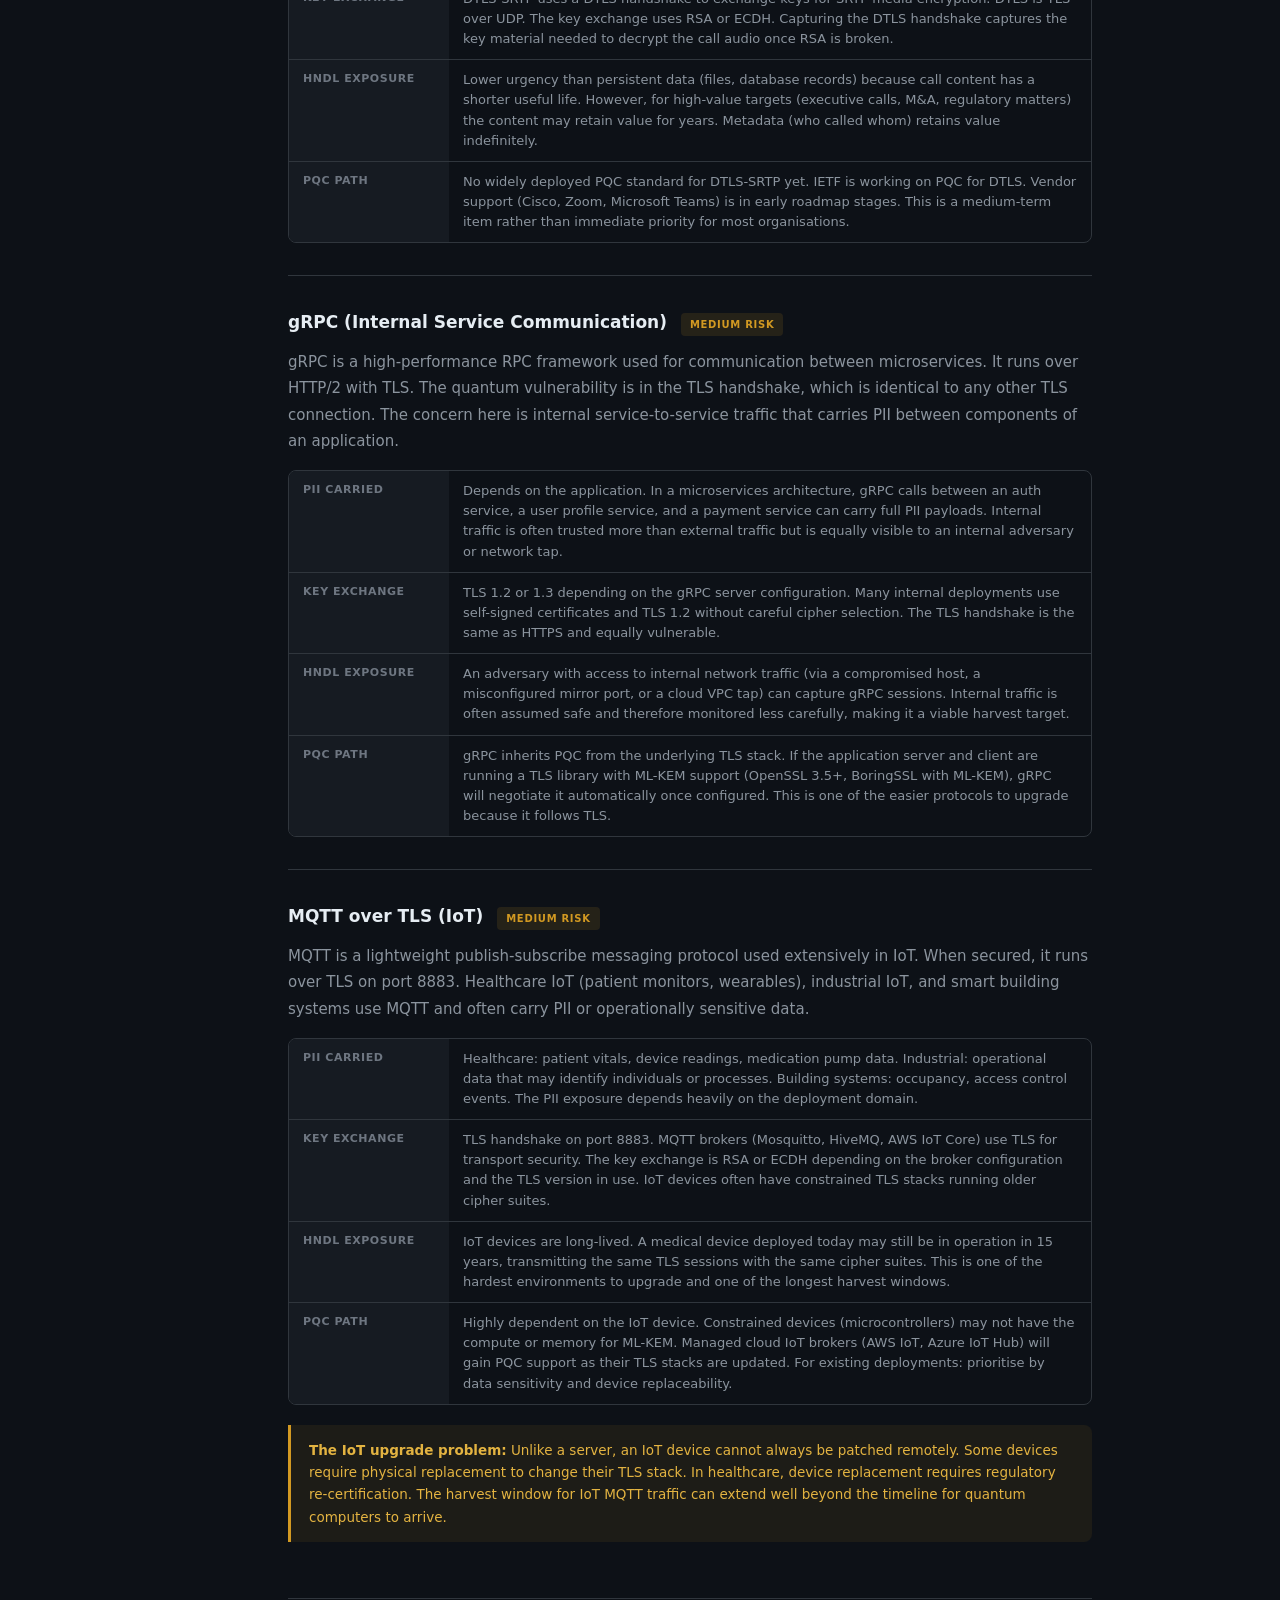
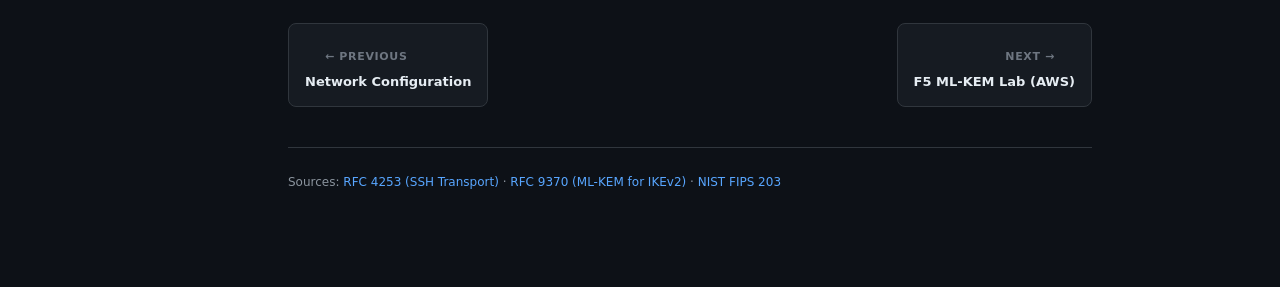
<file: docs/non-http-protocols.html>
<!DOCTYPE html>
<html lang="en">
<head>
  <meta charset="UTF-8" />
  <meta name="viewport" content="width=device-width, initial-scale=1.0" />
  <title>Non-HTTP Protocols | Post-Quantum Readiness</title>
  <link rel="stylesheet" href="static/style.css" />
  <style>
    .proto-section {
      padding-top: 32px;
      margin-top: 32px;
      border-top: 1px solid var(--border);
    }
    .proto-header {
      display: flex;
      align-items: baseline;
      gap: 14px;
      margin-bottom: 12px;
    }
    .proto-tag {
      font-size: 10px;
      font-weight: 700;
      text-transform: uppercase;
      letter-spacing: 0.07em;
      padding: 3px 9px;
      border-radius: 4px;
    }
    .proto-tag.red    { background: rgba(248,81,73,0.12); color: var(--red); }
    .proto-tag.yellow { background: rgba(210,153,34,0.12); color: var(--yellow); }
    .proto-tag.blue   { background: rgba(88,166,255,0.12); color: var(--blue); }

    .fact-row {
      display: grid;
      grid-template-columns: 160px 1fr;
      gap: 0;
      border: 1px solid var(--border);
      border-radius: 8px;
      overflow: hidden;
      margin: 16px 0;
      font-size: 13px;
    }
    .fact-row > div {
      padding: 10px 14px;
      border-bottom: 1px solid var(--border);
      line-height: 1.55;
    }
    .fact-row > div:nth-child(odd) {
      background: var(--surface);
      color: var(--text-dim);
      font-size: 11px;
      font-weight: 700;
      text-transform: uppercase;
      letter-spacing: 0.05em;
    }
    .fact-row > div:nth-last-child(1),
    .fact-row > div:nth-last-child(2) { border-bottom: none; }
    .fact-row > div:nth-child(even) { color: var(--text-muted); }

    @media (max-width: 700px) {
      .fact-row { grid-template-columns: 1fr; }
    }
  </style>
</head>
<body>
<button id="menu-toggle" aria-label="Open navigation">☰</button>
<div id="sidebar-overlay"></div>


<aside class="sidebar">
  <div class="sidebar-logo">
    <a href="index.html">
      <h1>Post-Quantum<br>Readiness</h1>
    </a>
  </div>
  <nav>
    <a href="index.html" class="nav-home">🏠 Home</a>

    <div class="nav-group">
      <div class="nav-section">Pre-Quantum State</div>
      <div class="nav-group-items">
        <a href="tls-rsa-handshake.html" class="nav-page">TLS 1.2 RSA Handshake</a>
        <a href="tls-rsa-handshake.html#the-flow" class="nav-sub">The 8-Step Flow</a>
        <a href="tls-rsa-handshake.html#the-vulnerability" class="nav-sub">Where the Vulnerability Lives</a>
        <a href="tls-rsa-handshake.html#vs-tls13" class="nav-sub">How TLS 1.3 Fixed It</a>

        <a href="tls-versions.html" class="nav-page">TLS 1.2 vs TLS 1.3</a>
        <a href="tls-versions.html#at-a-glance" class="nav-sub">At a Glance</a>
        <a href="tls-versions.html#key-points" class="nav-sub">Three Things to Know</a>
        <a href="tls-versions.html#why-tls12-fails" class="nav-sub">Why TLS 1.2 Can&#39;t Do ML-KEM</a>
        <a href="tls-versions.html#real-world" class="nav-sub">Real-World Test</a>
        <a href="tls-versions.html#cloudflare-tls-settings" class="nav-sub">Cloudflare TLS Settings</a>
      </div>
    </div>

    <div class="nav-group">
      <div class="nav-section">The Quantum Threat</div>
      <div class="nav-group-items">
        <a href="pre-quantum.html" class="nav-page">The Problem</a>
        <a href="pre-quantum.html#where-pii-flows" class="nav-sub">Where PII Flows</a>
        <a href="pre-quantum.html#why-key-exchange" class="nav-sub">Why Key Exchange</a>
        <a href="pre-quantum.html#hndl" class="nav-sub">Harvest Now, Decrypt Later</a>
      </div>
    </div>

    <div class="nav-group">
      <div class="nav-section">Post-Quantum Readiness</div>
      <div class="nav-group-items">
        <a href="post-quantum.html" class="nav-page">Post-Quantum Crypto</a>
        <a href="post-quantum.html#nist-standards" class="nav-sub">NIST Standards</a>
        <a href="post-quantum.html#mlkem-tls" class="nav-sub">ML-KEM in TLS 1.3</a>
        <a href="post-quantum.html#hybrid" class="nav-sub">Hybrid Mode</a>

        <a href="network.html" class="nav-page">Network Configuration</a>
        <a href="network.html#control" class="nav-sub">What You Can Control</a>
        <a href="network.html#tls-legs" class="nav-sub">TLS Termination Points</a>
        <a href="network.html#vendor-status" class="nav-sub">Vendor PQC Status</a>
        <a href="network.html#f5-config" class="nav-sub">F5 Configuration</a>
        <a href="network.html#online-check" class="nav-sub">Online Check</a>
        <a href="network.html#openssl-setup" class="nav-sub">OpenSSL Setup</a>
        <a href="network.html#verify" class="nav-sub">Running the Test</a>

        <a href="non-http-protocols.html" class="nav-page current">Non-HTTP Protocols</a>
        <a href="#overview" class="nav-sub">Risk Overview</a>
        <a href="#external" class="nav-sub">External Connections</a>
        <a href="#sftp-ssh" class="nav-sub nav-sub-2">SFTP / SSH</a>
        <a href="#ftps" class="nav-sub nav-sub-2">FTPS</a>
        <a href="#smtp" class="nav-sub nav-sub-2">SMTP / Email</a>
        <a href="#internal" class="nav-sub">Internal Connections</a>
        <a href="#ldap" class="nav-sub nav-sub-2">LDAPS</a>
        <a href="#kerberos" class="nav-sub nav-sub-2">Kerberos</a>
        <a href="#ipsec" class="nav-sub nav-sub-2">IPsec / IKEv2</a>
        <a href="#database" class="nav-sub nav-sub-2">Database TLS</a>
        <a href="#sip" class="nav-sub nav-sub-2">SIP / VoIP</a>
        <a href="#grpc" class="nav-sub nav-sub-2">gRPC</a>
        <a href="#mqtt" class="nav-sub nav-sub-2">MQTT</a>
      </div>
    </div>

    <div class="nav-group">
      <div class="nav-section">F5 ML-KEM Lab</div>
      <div class="nav-group-items">
        <a href="f5-aws-lab.html" class="nav-page">F5 ML-KEM Lab (AWS)</a>
        <div class="nav-label">AWS Marketplace Setup</div>
        <a href="f5-aws-lab.html#launch-f5" class="nav-sub">Launch via Marketplace</a>
        <a href="f5-aws-lab.html#initial-config" class="nav-sub">Initial Config</a>
        <div class="nav-label">Pre-17.5.1 · No ML-KEM</div>
        <a href="f5-aws-lab.html#pre-17-5-1" class="nav-sub">Version Check &amp; Error</a>
        <div class="nav-label">Post-17.5.1 · With ML-KEM</div>
        <a href="f5-aws-lab.html#vip-no-mlkem" class="nav-sub">VIP without ML-KEM</a>
        <a href="f5-aws-lab.html#vip-with-mlkem" class="nav-sub">VIP with ML-KEM</a>
        <a href="f5-aws-lab.html#test" class="nav-sub">Testing</a>
      </div>
    </div>
  </nav>
</aside>

<main>
  <div class="page-header">
    <div class="eyebrow">Post-Quantum Readiness</div>
    <h1>Non-HTTP Protocols and PII Risk</h1>
    <p class="subtitle">
      The harvest-now-decrypt-later threat is not limited to HTTPS. Any protocol that uses RSA
      or Diffie-Hellman for key exchange is subject to the same attack. Most enterprise environments
      run dozens of non-HTTP protocols that carry PII, many of which receive far less security
      attention than the web stack.
    </p>
  </div>

  <!-- ── Risk Overview ─────────────────────────────────────────────── -->
  <h3 id="overview">Risk Overview</h3>
  <p>
    The vulnerability is the same as in HTTPS: the key exchange step. The application protocol
    (FTP, SMTP, SQL) is irrelevant  -  what matters is whether the handshake uses RSA or classical
    Diffie-Hellman. If it does, the session can be harvested today and decrypted later.
    For the full explanation see <a href="pre-quantum.html#hndl">Harvest Now, Decrypt Later</a>.
  </p>

  <div class="table-wrap" style="margin-bottom:32px;">
    <table>
      <thead>
        <tr>
          <th>Protocol</th>
          <th>PII Carried</th>
          <th>Key Exchange</th>
          <th>HNDL Risk</th>
          <th>PQC Status</th>
        </tr>
      </thead>
      <tbody>
        <tr>
          <td><strong>SFTP / SSH</strong></td>
          <td>File payloads: HR, health, financial data</td>
          <td>RSA / ECDH (custom SSH KEX)</td>
          <td><span class="badge badge-red">High</span></td>
          <td>OpenSSH 9.0+ supports ML-KEM hybrid</td>
        </tr>
        <tr>
          <td><strong>FTPS</strong></td>
          <td>Batch file transfers, EDI, partner data</td>
          <td>TLS (RSA or ECDH)</td>
          <td><span class="badge badge-red">High</span></td>
          <td>Depends on TLS version of server</td>
        </tr>
        <tr>
          <td><strong>SMTP / STARTTLS</strong></td>
          <td>Email bodies, attachments</td>
          <td>TLS (RSA or ECDH)</td>
          <td><span class="badge badge-red">High</span></td>
          <td>No widely deployed PQC yet</td>
        </tr>
        <tr>
          <td><strong>LDAPS</strong></td>
          <td>Employee PII, credentials, org structure</td>
          <td>TLS (RSA)</td>
          <td><span class="badge badge-red">High</span></td>
          <td>Depends on AD / LDAP server TLS config</td>
        </tr>
        <tr>
          <td><strong>Kerberos (PKINIT)</strong></td>
          <td>Authentication tokens, identity</td>
          <td>RSA (certificate-based)</td>
          <td><span class="badge badge-yellow">Medium</span></td>
          <td>Microsoft roadmap in progress</td>
        </tr>
        <tr>
          <td><strong>IPsec / IKEv2</strong></td>
          <td>All tunnelled traffic including PII</td>
          <td>RSA / DH / ECDH (IKE)</td>
          <td><span class="badge badge-red">High</span></td>
          <td>RFC 9370 (ML-KEM for IKEv2) published</td>
        </tr>
        <tr>
          <td><strong>Database TLS</strong></td>
          <td>Raw PII queries and responses</td>
          <td>TLS (RSA or ECDH)</td>
          <td><span class="badge badge-red">High</span></td>
          <td>Depends on DB engine TLS version</td>
        </tr>
        <tr>
          <td><strong>SIP / SRTP</strong></td>
          <td>Voice/video calls (HIPAA, financial)</td>
          <td>DTLS / TLS (RSA or ECDH)</td>
          <td><span class="badge badge-yellow">Medium</span></td>
          <td>No standard PQC path yet</td>
        </tr>
        <tr>
          <td><strong>gRPC</strong></td>
          <td>Internal microservice PII payloads</td>
          <td>TLS (RSA or ECDH)</td>
          <td><span class="badge badge-yellow">Medium</span></td>
          <td>Inherits from underlying TLS stack</td>
        </tr>
        <tr>
          <td><strong>MQTT (TLS)</strong></td>
          <td>IoT sensor data, healthcare device data</td>
          <td>TLS (RSA or ECDH)</td>
          <td><span class="badge badge-yellow">Medium</span></td>
          <td>Inherits from underlying TLS stack</td>
        </tr>
      </tbody>
    </table>
  </div>

  <!-- ── External Connections ─────────────────────────────────────── -->
  <h3 id="external">External Connections</h3>
  <p>
    External connections are sessions that cross the internet between your organisation and an
    outside party: a partner sending files, a vendor receiving data exports, mail servers
    exchanging email. These sessions are not protected by a CDN. The CDN edge handles HTTP traffic.
    Everything here bypasses it entirely and connects directly to your systems or goes directly
    to the destination. There is no intermediary to configure. The TLS or SSH session is end-to-end
    between your network and the external party, across the public internet, fully capturable.
  </p>
  <p>
    This is the category where the harvest-now-decrypt-later exposure is most direct. The traffic
    is already on the internet. An adversary does not need to be inside your network to capture it.
  </p>

  <!-- ── SFTP / SSH ─────────────────────────────────────────────────── -->
  <div class="proto-section">
    <div class="proto-header">
      <h3 id="sftp-ssh" style="margin:0;">SFTP / SSH</h3>
      <span class="proto-tag red">High Risk</span>
    </div>
    <p>
      SFTP runs over SSH. The encryption is handled by SSH's own key exchange mechanism, which
      is separate from TLS. SSH uses its own handshake protocol defined in RFC 4253. The key
      exchange negotiation happens before any data is transmitted, and the algorithm used
      determines whether the session is quantum-vulnerable.
    </p>

    <div class="fact-row">
      <div>PII Carried</div>
      <div>Payroll exports, HR records, health data files, financial statements, partner EDI. SFTP is the standard transport for scheduled bulk PII transfers between organisations.</div>
      <div>Key Exchange</div>
      <div>SSH negotiates a KEX algorithm at connection time. Common algorithms: <code>diffie-hellman-group14-sha256</code>, <code>ecdh-sha2-nistp256</code>. Both are broken by Shor's algorithm. The negotiated algorithm is visible in the SSH handshake and can be captured.</div>
      <div>HNDL Exposure</div>
      <div>An adversary capturing the SSH handshake has the encrypted key exchange material. Once RSA or ECDH is broken, the session keys can be derived and all transferred file data decrypted.</div>
      <div>PQC Path</div>
      <div>OpenSSH 9.0+ (released 2022) supports <code>sntrup761x25519-sha512</code>, a hybrid post-quantum KEX algorithm. This is enabled by default in recent OpenSSH versions. Check your SSH server version and verify the negotiated algorithm with <code>ssh -vvv</code>.</div>
    </div>

    <div class="callout callout-blue">
      <strong>Verify the negotiated algorithm:</strong>
      <pre style="margin:8px 0 0;font-size:12px;">ssh -vvv user@host 2>&1 | grep "kex algos\|KEX"</pre>
      Look for <code>sntrup761x25519-sha512</code> in the output. If you see only classical
      algorithms, the server or client doesn't support PQC KEX or it's been disabled.
    </div>
  </div>

  <!-- ── FTPS ──────────────────────────────────────────────────────── -->
  <div class="proto-section">
    <div class="proto-header">
      <h3 id="ftps" style="margin:0;">FTPS</h3>
      <span class="proto-tag red">High Risk</span>
    </div>
    <p>
      FTPS is FTP over TLS. It uses the same TLS handshake as HTTPS, which means it has exactly
      the same quantum vulnerability. The key exchange step in the TLS handshake uses RSA or ECDH,
      and that handshake data is capturable on any internet-facing FTPS server.
    </p>

    <div class="fact-row">
      <div>PII Carried</div>
      <div>Batch file transfers between organisations: insurance claims, payroll data, patient records, EDI transactions. Often automated, often unmonitored.</div>
      <div>Key Exchange</div>
      <div>TLS handshake (same as HTTPS). If the FTPS server is running TLS 1.2 with RSA key exchange, the handshake is quantum-vulnerable. TLS 1.3 with ECDH is classically forward-secret but still not quantum-safe without ML-KEM.</div>
      <div>HNDL Exposure</div>
      <div>Same as HTTPS. The TLS handshake can be captured on the wire. The payload (the file being transferred) can be decrypted retroactively once the key exchange is broken.</div>
      <div>PQC Path</div>
      <div>Upgrade the FTPS server to TLS 1.3. Then enable ML-KEM if the server software supports it. Many FTPS servers run on older stacks (FileZilla Server, IIS FTP) and may not have TLS 1.3 support at all. Audit the minimum TLS version first.</div>
    </div>
  </div>

  <!-- ── SMTP ──────────────────────────────────────────────────────── -->
  <div class="proto-section">
    <div class="proto-header">
      <h3 id="smtp" style="margin:0;">SMTP / Email (STARTTLS)</h3>
      <span class="proto-tag red">High Risk</span>
    </div>
    <p>
      SMTP between mail servers uses STARTTLS to upgrade a plaintext connection to TLS.
      The TLS session established during STARTTLS uses the same RSA or ECDH key exchange
      as any other TLS connection. The email body, attachments, and headers are all
      encrypted within that session.
    </p>

    <div class="fact-row">
      <div>PII Carried</div>
      <div>Email bodies and attachments: HR communications, patient correspondence, financial advice, legal documents, authentication codes, password resets. Email is one of the highest-volume PII carriers in any organisation.</div>
      <div>Key Exchange</div>
      <div>TLS via STARTTLS. Most mail servers still negotiate TLS 1.2. The key exchange is RSA or ECDH depending on the cipher suite. The handshake happens between mail servers (MTA-to-MTA), not between the user's client and the server.</div>
      <div>HNDL Exposure</div>
      <div>An adversary with visibility at an internet exchange point or ISP can capture MTA-to-MTA SMTP sessions. The TLS handshake is captured. Email content transmitted years ago can be decrypted once RSA is broken. Email is particularly attractive because the content has long-term value.</div>
      <div>PQC Path</div>
      <div>No widely deployed PQC for SMTP yet. NIST and IETF are working on standards. For now: enforce TLS 1.3 on MTA connections where possible, and use MTA-STS to prevent downgrade attacks. Monitor vendor roadmaps (Google, Microsoft) for ML-KEM support in mail infrastructure.</div>
    </div>

    <div class="callout callout-yellow">
      <strong>STARTTLS vs SMTPS:</strong> SMTPS (port 465) wraps SMTP directly in TLS from
      the start. STARTTLS (port 587 or 25) begins in plaintext and upgrades. Both end up in
      a TLS session with the same key exchange vulnerability. The distinction matters for
      downgrade attacks but not for the quantum threat.
    </div>
  </div>

  <!-- ── Internal Connections ─────────────────────────────────────── -->
  <h3 id="internal">Internal Connections</h3>
  <p>
    Internal connections are sessions within your network perimeter: directory lookups,
    database queries, service-to-service calls, VPN tunnels between sites. These sessions
    do not cross the public internet in the same way external connections do, but they are
    not invisible. An adversary with access to internal network traffic (a compromised host,
    a misconfigured span port, a cloud VPC tap, or access to backbone infrastructure) can
    capture them just as easily.
  </p>
  <p>
    Internal traffic also tends to carry more concentrated PII. A database query returns
    raw records. An LDAP response contains the full directory. A VPN tunnel between two
    sites contains everything. The harvest exposure here is lower probability but higher
    value per capture.
  </p>

  <!-- ── LDAP ──────────────────────────────────────────────────────── -->
  <div class="proto-section">
    <div class="proto-header">
      <h3 id="ldap" style="margin:0;">LDAPS (LDAP over TLS)</h3>
      <span class="proto-tag red">High Risk</span>
    </div>
    <p>
      LDAP is the protocol used to query directory services: Active Directory, OpenLDAP, and
      similar systems. LDAPS wraps LDAP in TLS on port 636. LDAP with STARTTLS on port 389
      is also common. Both carry highly sensitive PII and authentication data.
    </p>

    <div class="fact-row">
      <div>PII Carried</div>
      <div>Employee names, email addresses, phone numbers, job titles, department, manager hierarchy, group membership. Also authentication: password hashes (in some configurations), Kerberos tickets, NTLM hashes. LDAP queries reveal organisational structure in detail.</div>
      <div>Key Exchange</div>
      <div>TLS handshake over port 636. Most enterprise Active Directory deployments use TLS 1.2. The RSA certificate on the domain controller is used for key exchange. Capturing the LDAP session captures both the directory query and the response containing employee PII.</div>
      <div>HNDL Exposure</div>
      <div>An adversary capturing LDAPS sessions gains: the directory data (PII), the authentication exchanges, and potentially credential material. This is a high-value target because the data is structural and long-lived, not transactional.</div>
      <div>PQC Path</div>
      <div>Upgrade Active Directory domain controllers to support TLS 1.3. Windows Server 2022 supports TLS 1.3 for LDAPS. Microsoft's PQC roadmap for AD is in progress. Until ML-KEM is available in AD, enforce TLS 1.3 and strong ECDH cipher suites as an interim measure.</div>
    </div>
  </div>

  <!-- ── Kerberos ───────────────────────────────────────────────────── -->
  <div class="proto-section">
    <div class="proto-header">
      <h3 id="kerberos" style="margin:0;">Kerberos (PKINIT)</h3>
      <span class="proto-tag yellow">Medium Risk</span>
    </div>
    <p>
      Kerberos is the default authentication protocol in Active Directory. In its basic form
      it uses symmetric key cryptography (AES), which is not quantum-vulnerable. However,
      PKINIT (Public Key Cryptography for Initial Authentication) is a Kerberos extension
      that uses RSA certificates for the initial ticket exchange, and that part is vulnerable.
    </p>

    <div class="fact-row">
      <div>PII Carried</div>
      <div>Authentication identity and authorisation data. Kerberos tickets encode the user's identity and group membership. Compromising ticket exchange exposes who authenticated, when, and to what resources.</div>
      <div>Key Exchange</div>
      <div>PKINIT uses RSA to encrypt the session key in the AS-REQ/AS-REP exchange. This is equivalent to TLS 1.2 RSA key exchange. The encrypted session key material is visible on the network and capturable. Standard Kerberos (without PKINIT) uses symmetric AES and is not quantum-vulnerable at this step.</div>
      <div>HNDL Exposure</div>
      <div>Limited compared to TLS protocols, because Kerberos tickets are short-lived and the data inside is primarily identity rather than business PII. However, authentication data captured today could be used to establish identity context for future attacks.</div>
      <div>PQC Path</div>
      <div>Microsoft has announced PQC support for Active Directory Kerberos as part of their post-quantum roadmap. No generally available release yet. This is a lower-urgency item than LDAPS or SMTP given that standard Kerberos without PKINIT is not RSA-dependent.</div>
    </div>
  </div>

  <!-- ── IPsec ──────────────────────────────────────────────────────── -->
  <div class="proto-section">
    <div class="proto-header">
      <h3 id="ipsec" style="margin:0;">IPsec / IKEv2 (VPN)</h3>
      <span class="proto-tag red">High Risk</span>
    </div>
    <p>
      IPsec site-to-site VPNs carry all traffic between network segments, including every
      protocol listed on this page. The quantum vulnerability is in IKEv2, the key exchange
      protocol that establishes the IPsec Security Associations. If IKEv2 is broken, the
      entire tunnel is decryptable.
    </p>

    <div class="fact-row">
      <div>PII Carried</div>
      <div>Everything tunnelled through the VPN: SFTP, LDAP, database queries, internal HTTP, email relaying. IPsec is a transport-layer protection, so the PII depends on what runs inside the tunnel. In a typical site-to-site VPN, this includes all inter-site traffic.</div>
      <div>Key Exchange</div>
      <div>IKEv2 uses RSA certificates or pre-shared keys for authentication and Diffie-Hellman (DH groups 2, 14, or ECDH) for key exchange. The DH exchange in IKEv2 Phase 1 is exactly the step a quantum computer breaks. RFC 9370 defines ML-KEM key exchange for IKEv2.</div>
      <div>HNDL Exposure</div>
      <div>An adversary capturing encrypted IPsec traffic between two sites has the IKEv2 handshake and all the tunnelled data. If the IKE key exchange is broken, every session within the tunnel is decryptable. This is the highest-volume exposure: all inter-site PII in one capture target.</div>
      <div>PQC Path</div>
      <div>RFC 9370 (ML-KEM for IKEv2) was published in 2024. Support is appearing in major VPN vendors. Check your VPN platform (Cisco, Palo Alto, Fortinet, StrongSwan) for IKEv2 PQC support. StrongSwan added ML-KEM support in 2024. Cisco and Palo Alto have roadmap commitments.</div>
    </div>

    <div class="callout callout-blue">
      <strong>Why IPsec is a priority target:</strong> A single captured IPsec session between
      two datacenters can contain years of PII from every internal protocol. One harvest point,
      maximum exposure. Upgrading IKEv2 to ML-KEM closes the quantum risk for everything inside
      the tunnel simultaneously.
    </div>
  </div>

  <!-- ── Database TLS ───────────────────────────────────────────────── -->
  <div class="proto-section">
    <div class="proto-header">
      <h3 id="database" style="margin:0;">Database TLS (MySQL, PostgreSQL, MSSQL)</h3>
      <span class="proto-tag red">High Risk</span>
    </div>
    <p>
      Direct database connections from applications to database servers use TLS for encryption.
      These sessions carry raw SQL queries and responses, which contain the actual PII stored
      in the database, not a sanitised API response.
    </p>

    <div class="fact-row">
      <div>PII Carried</div>
      <div>Raw database records: full names, DOB, SSN, health conditions, financial account data, authentication credentials. The application layer typically filters or transforms PII before exposing it via an API. The database connection sees it all.</div>
      <div>Key Exchange</div>
      <div>TLS handshake between the application server and the database server. MySQL, PostgreSQL, and MSSQL all support TLS, but default configurations vary. Many deployments run TLS 1.2 with RSA certificates. The key exchange is identical in structure to HTTPS.</div>
      <div>HNDL Exposure</div>
      <div>Capturing a database TLS session gives raw query results. A SELECT on a patient table returns every patient record in that query. This is the most direct path to PII in any application stack. Lateral movement within a network targeting database ports is a known attack pattern.</div>
      <div>PQC Path</div>
      <div>
        Database TLS inherits PQC support from the underlying TLS library:
        <ul style="margin:8px 0 0;padding-left:18px;line-height:1.8;">
          <li><strong>PostgreSQL:</strong> Uses OpenSSL. Supports TLS 1.3. ML-KEM available when compiled against OpenSSL 3.5+.</li>
          <li><strong>MySQL / MariaDB:</strong> Uses OpenSSL or yaSSL. TLS 1.3 supported in MySQL 8.0+. ML-KEM roadmap in progress.</li>
          <li><strong>MSSQL:</strong> Uses Schannel on Windows. Microsoft PQC for Schannel is in development as part of the broader Windows PQC rollout.</li>
        </ul>
      </div>
    </div>
  </div>

  <!-- ── SIP / VoIP ─────────────────────────────────────────────────── -->
  <div class="proto-section">
    <div class="proto-header">
      <h3 id="sip" style="margin:0;">SIP / SRTP (VoIP)</h3>
      <span class="proto-tag yellow">Medium Risk</span>
    </div>
    <p>
      SIP (Session Initiation Protocol) establishes voice and video calls. The actual media
      is encrypted with SRTP (Secure Real-time Transport Protocol). The key exchange for SRTP
      typically happens via DTLS-SRTP, which uses DTLS (Datagram TLS) and inherits the same
      RSA or ECDH vulnerability as TLS.
    </p>

    <div class="fact-row">
      <div>PII Carried</div>
      <div>Voice and video content of calls: patient consultations (HIPAA), financial advisory calls (SEC record-keeping requirements), M&A discussions, legal privileged communications. Metadata is also sensitive: who called whom, when, for how long.</div>
      <div>Key Exchange</div>
      <div>DTLS-SRTP uses a DTLS handshake to exchange keys for SRTP media encryption. DTLS is TLS over UDP. The key exchange uses RSA or ECDH. Capturing the DTLS handshake captures the key material needed to decrypt the call audio once RSA is broken.</div>
      <div>HNDL Exposure</div>
      <div>Lower urgency than persistent data (files, database records) because call content has a shorter useful life. However, for high-value targets (executive calls, M&A, regulatory matters) the content may retain value for years. Metadata (who called whom) retains value indefinitely.</div>
      <div>PQC Path</div>
      <div>No widely deployed PQC standard for DTLS-SRTP yet. IETF is working on PQC for DTLS. Vendor support (Cisco, Zoom, Microsoft Teams) is in early roadmap stages. This is a medium-term item rather than immediate priority for most organisations.</div>
    </div>
  </div>

  <!-- ── gRPC ───────────────────────────────────────────────────────── -->
  <div class="proto-section">
    <div class="proto-header">
      <h3 id="grpc" style="margin:0;">gRPC (Internal Service Communication)</h3>
      <span class="proto-tag yellow">Medium Risk</span>
    </div>
    <p>
      gRPC is a high-performance RPC framework used for communication between microservices.
      It runs over HTTP/2 with TLS. The quantum vulnerability is in the TLS handshake, which
      is identical to any other TLS connection. The concern here is internal service-to-service
      traffic that carries PII between components of an application.
    </p>

    <div class="fact-row">
      <div>PII Carried</div>
      <div>Depends on the application. In a microservices architecture, gRPC calls between an auth service, a user profile service, and a payment service can carry full PII payloads. Internal traffic is often trusted more than external traffic but is equally visible to an internal adversary or network tap.</div>
      <div>Key Exchange</div>
      <div>TLS 1.2 or 1.3 depending on the gRPC server configuration. Many internal deployments use self-signed certificates and TLS 1.2 without careful cipher selection. The TLS handshake is the same as HTTPS and equally vulnerable.</div>
      <div>HNDL Exposure</div>
      <div>An adversary with access to internal network traffic (via a compromised host, a misconfigured mirror port, or a cloud VPC tap) can capture gRPC sessions. Internal traffic is often assumed safe and therefore monitored less carefully, making it a viable harvest target.</div>
      <div>PQC Path</div>
      <div>gRPC inherits PQC from the underlying TLS stack. If the application server and client are running a TLS library with ML-KEM support (OpenSSL 3.5+, BoringSSL with ML-KEM), gRPC will negotiate it automatically once configured. This is one of the easier protocols to upgrade because it follows TLS.</div>
    </div>
  </div>

  <!-- ── MQTT ───────────────────────────────────────────────────────── -->
  <div class="proto-section">
    <div class="proto-header">
      <h3 id="mqtt" style="margin:0;">MQTT over TLS (IoT)</h3>
      <span class="proto-tag yellow">Medium Risk</span>
    </div>
    <p>
      MQTT is a lightweight publish-subscribe messaging protocol used extensively in IoT.
      When secured, it runs over TLS on port 8883. Healthcare IoT (patient monitors, wearables),
      industrial IoT, and smart building systems use MQTT and often carry PII or operationally
      sensitive data.
    </p>

    <div class="fact-row">
      <div>PII Carried</div>
      <div>Healthcare: patient vitals, device readings, medication pump data. Industrial: operational data that may identify individuals or processes. Building systems: occupancy, access control events. The PII exposure depends heavily on the deployment domain.</div>
      <div>Key Exchange</div>
      <div>TLS handshake on port 8883. MQTT brokers (Mosquitto, HiveMQ, AWS IoT Core) use TLS for transport security. The key exchange is RSA or ECDH depending on the broker configuration and the TLS version in use. IoT devices often have constrained TLS stacks running older cipher suites.</div>
      <div>HNDL Exposure</div>
      <div>IoT devices are long-lived. A medical device deployed today may still be in operation in 15 years, transmitting the same TLS sessions with the same cipher suites. This is one of the hardest environments to upgrade and one of the longest harvest windows.</div>
      <div>PQC Path</div>
      <div>Highly dependent on the IoT device. Constrained devices (microcontrollers) may not have the compute or memory for ML-KEM. Managed cloud IoT brokers (AWS IoT, Azure IoT Hub) will gain PQC support as their TLS stacks are updated. For existing deployments: prioritise by data sensitivity and device replaceability.</div>
    </div>

    <div class="callout callout-yellow">
      <strong>The IoT upgrade problem:</strong> Unlike a server, an IoT device cannot always
      be patched remotely. Some devices require physical replacement to change their TLS stack.
      In healthcare, device replacement requires regulatory re-certification. The harvest window
      for IoT MQTT traffic can extend well beyond the timeline for quantum computers to arrive.
    </div>
  </div>

  <div class="page-nav">
    <a href="network.html">
      <span class="nav-label">← Previous</span>
      <span class="nav-title">Network Configuration</span>
    </a>
    <a href="f5-aws-lab.html" class="next">
      <span class="nav-label">Next →</span>
      <span class="nav-title">F5 ML-KEM Lab (AWS)</span>
    </a>
  </div>

  <footer>
    <p>
      Sources:
      <a href="https://www.rfc-editor.org/rfc/rfc4253" target="_blank">RFC 4253 (SSH Transport)</a> ·
      <a href="https://www.rfc-editor.org/rfc/rfc9370" target="_blank">RFC 9370 (ML-KEM for IKEv2)</a> ·
      <a href="https://csrc.nist.gov/publications/detail/fips/203/final" target="_blank">NIST FIPS 203</a>
    </p>
  </footer>
</main>

<script>
  const sections = document.querySelectorAll('h3[id]');
  const navLinks = document.querySelectorAll('.sidebar a.nav-sub');
  const observer = new IntersectionObserver(entries => {
    entries.forEach(entry => {
      if (entry.isIntersecting) {
        navLinks.forEach(link => {
          link.classList.remove('active');
          if (link.getAttribute('href').endsWith('#' + entry.target.id)) link.classList.add('active');
        });
      }
    });
  }, { rootMargin: '-20% 0px -70% 0px' });
  sections.forEach(s => observer.observe(s));

  // ── Collapsible nav groups ────────────────────────────────────────
  (function () {
    document.querySelectorAll('.nav-group').forEach(function (group) {
      if (!group.querySelector('.nav-page.current')) {
        group.classList.add('collapsed');
      }
      group.querySelector('.nav-section').addEventListener('click', function () {
        group.classList.toggle('collapsed');
      });
    });

    // ── Mobile sidebar toggle ───────────────────────────────────────
    var btn     = document.getElementById('menu-toggle');
    var sidebar = document.querySelector('.sidebar');
    var overlay = document.getElementById('sidebar-overlay');
    function openNav()  { sidebar.classList.add('open'); overlay.classList.add('open'); }
    function closeNav() { sidebar.classList.remove('open'); overlay.classList.remove('open'); }
    if (btn) {
      btn.addEventListener('click', function () {
        sidebar.classList.contains('open') ? closeNav() : openNav();
      });
      overlay.addEventListener('click', closeNav);
      sidebar.querySelectorAll('a').forEach(function (a) { a.addEventListener('click', closeNav); });
    }
  })();
</script>
</body>
</html>
</file>
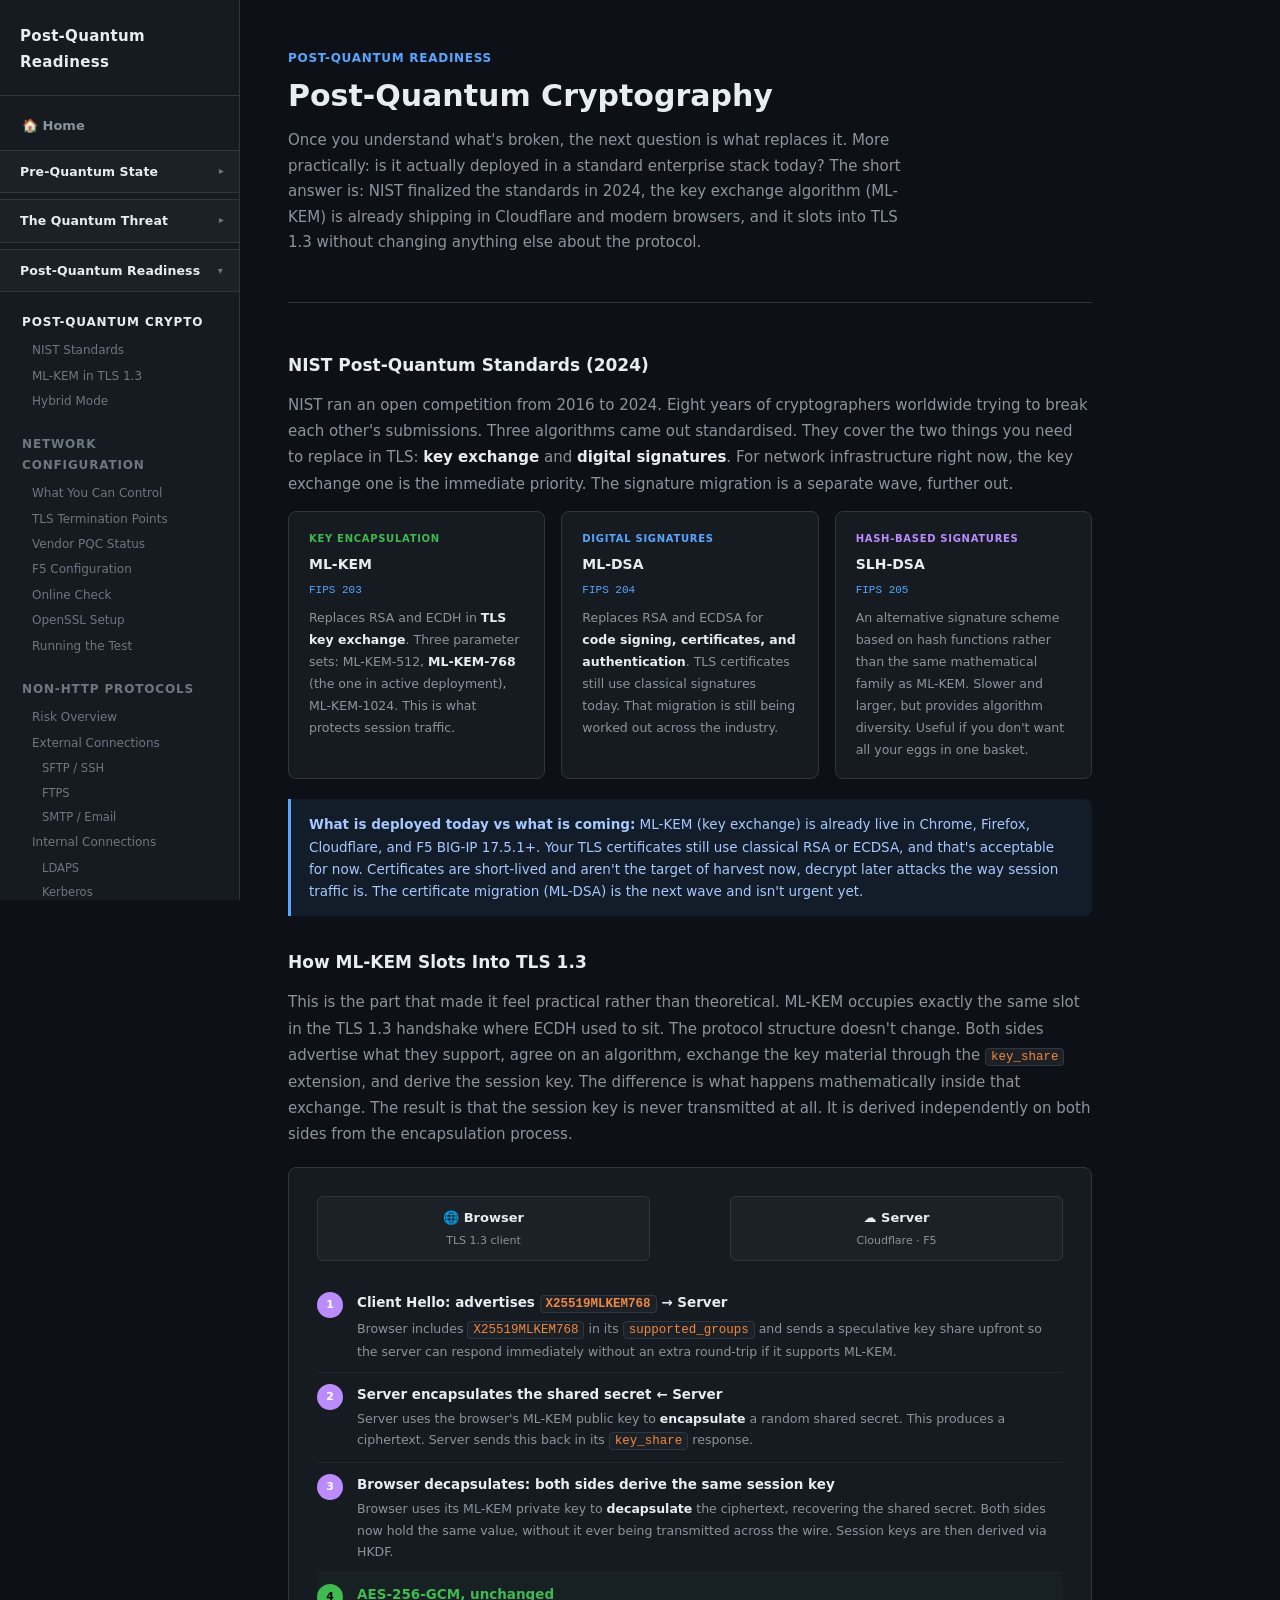
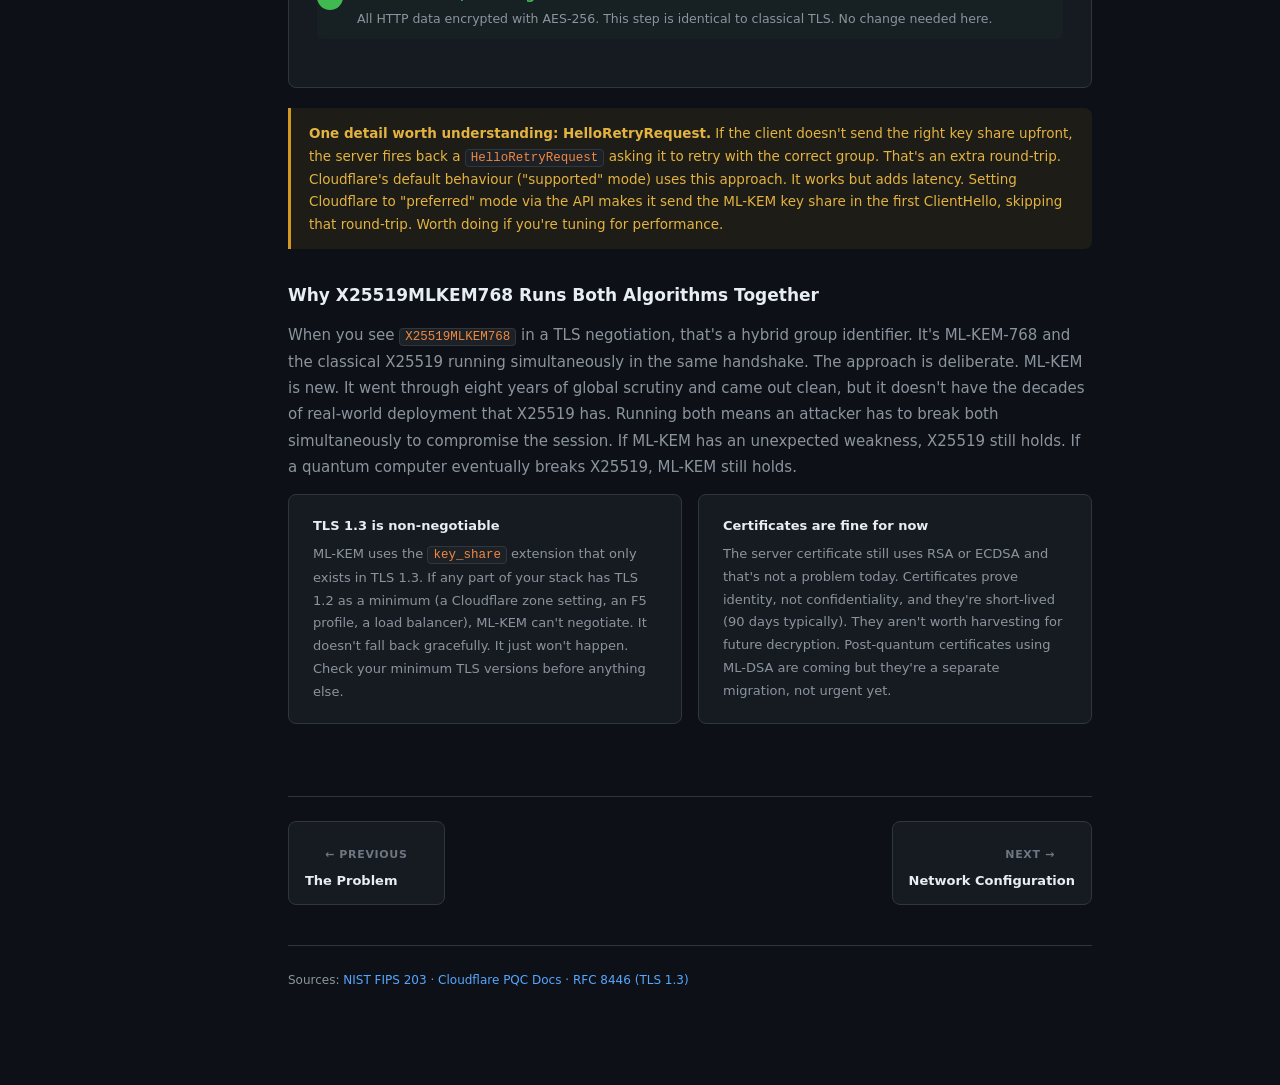
<file: docs/post-quantum.html>
<!DOCTYPE html>
<html lang="en">
<head>
  <meta charset="UTF-8" />
  <meta name="viewport" content="width=device-width, initial-scale=1.0" />
  <title>Post-Quantum Cryptography | Post-Quantum Readiness</title>
  <link rel="stylesheet" href="static/style.css" />
</head>
<body>
<button id="menu-toggle" aria-label="Open navigation">☰</button>
<div id="sidebar-overlay"></div>


<aside class="sidebar">
  <div class="sidebar-logo">
    <a href="index.html">
      <h1>Post-Quantum<br>Readiness</h1>
    </a>
  </div>
  <nav>
    <a href="index.html" class="nav-home">🏠 Home</a>

    <div class="nav-group">
      <div class="nav-section">Pre-Quantum State</div>
      <div class="nav-group-items">
        <a href="tls-rsa-handshake.html" class="nav-page">TLS 1.2 RSA Handshake</a>
        <a href="tls-rsa-handshake.html#the-flow" class="nav-sub">The 8-Step Flow</a>
        <a href="tls-rsa-handshake.html#the-vulnerability" class="nav-sub">Where the Vulnerability Lives</a>
        <a href="tls-rsa-handshake.html#vs-tls13" class="nav-sub">How TLS 1.3 Fixed It</a>

        <a href="tls-versions.html" class="nav-page">TLS 1.2 vs TLS 1.3</a>
        <a href="tls-versions.html#at-a-glance" class="nav-sub">At a Glance</a>
        <a href="tls-versions.html#key-points" class="nav-sub">Three Things to Know</a>
        <a href="tls-versions.html#why-tls12-fails" class="nav-sub">Why TLS 1.2 Can&#39;t Do ML-KEM</a>
        <a href="tls-versions.html#real-world" class="nav-sub">Real-World Test</a>
        <a href="tls-versions.html#cloudflare-tls-settings" class="nav-sub">Cloudflare TLS Settings</a>
      </div>
    </div>

    <div class="nav-group">
      <div class="nav-section">The Quantum Threat</div>
      <div class="nav-group-items">
        <a href="pre-quantum.html" class="nav-page">The Problem</a>
        <a href="pre-quantum.html#where-pii-flows" class="nav-sub">Where PII Flows</a>
        <a href="pre-quantum.html#why-key-exchange" class="nav-sub">Why Key Exchange</a>
        <a href="pre-quantum.html#hndl" class="nav-sub">Harvest Now, Decrypt Later</a>
      </div>
    </div>

    <div class="nav-group">
      <div class="nav-section">Post-Quantum Readiness</div>
      <div class="nav-group-items">
        <a href="post-quantum.html" class="nav-page current">Post-Quantum Crypto</a>
        <a href="#nist-standards" class="nav-sub">NIST Standards</a>
        <a href="#mlkem-tls" class="nav-sub">ML-KEM in TLS 1.3</a>
        <a href="#hybrid" class="nav-sub">Hybrid Mode</a>

        <a href="network.html" class="nav-page">Network Configuration</a>
        <a href="network.html#control" class="nav-sub">What You Can Control</a>
        <a href="network.html#tls-legs" class="nav-sub">TLS Termination Points</a>
        <a href="network.html#vendor-status" class="nav-sub">Vendor PQC Status</a>
        <a href="network.html#f5-config" class="nav-sub">F5 Configuration</a>
        <a href="network.html#online-check" class="nav-sub">Online Check</a>
        <a href="network.html#openssl-setup" class="nav-sub">OpenSSL Setup</a>
        <a href="network.html#verify" class="nav-sub">Running the Test</a>

        <a href="non-http-protocols.html" class="nav-page">Non-HTTP Protocols</a>
        <a href="non-http-protocols.html#overview" class="nav-sub">Risk Overview</a>
        <a href="non-http-protocols.html#external" class="nav-sub">External Connections</a>
        <a href="non-http-protocols.html#sftp-ssh" class="nav-sub nav-sub-2">SFTP / SSH</a>
        <a href="non-http-protocols.html#ftps" class="nav-sub nav-sub-2">FTPS</a>
        <a href="non-http-protocols.html#smtp" class="nav-sub nav-sub-2">SMTP / Email</a>
        <a href="non-http-protocols.html#internal" class="nav-sub">Internal Connections</a>
        <a href="non-http-protocols.html#ldap" class="nav-sub nav-sub-2">LDAPS</a>
        <a href="non-http-protocols.html#kerberos" class="nav-sub nav-sub-2">Kerberos</a>
        <a href="non-http-protocols.html#ipsec" class="nav-sub nav-sub-2">IPsec / IKEv2</a>
        <a href="non-http-protocols.html#database" class="nav-sub nav-sub-2">Database TLS</a>
        <a href="non-http-protocols.html#sip" class="nav-sub nav-sub-2">SIP / VoIP</a>
        <a href="non-http-protocols.html#grpc" class="nav-sub nav-sub-2">gRPC</a>
        <a href="non-http-protocols.html#mqtt" class="nav-sub nav-sub-2">MQTT</a>
      </div>
    </div>

    <div class="nav-group">
      <div class="nav-section">F5 ML-KEM Lab</div>
      <div class="nav-group-items">
        <a href="f5-aws-lab.html" class="nav-page">F5 ML-KEM Lab (AWS)</a>
        <div class="nav-label">AWS Marketplace Setup</div>
        <a href="f5-aws-lab.html#launch-f5" class="nav-sub">Launch via Marketplace</a>
        <a href="f5-aws-lab.html#initial-config" class="nav-sub">Initial Config</a>
        <div class="nav-label">Pre-17.5.1 · No ML-KEM</div>
        <a href="f5-aws-lab.html#pre-17-5-1" class="nav-sub">Version Check &amp; Error</a>
        <div class="nav-label">Post-17.5.1 · With ML-KEM</div>
        <a href="f5-aws-lab.html#vip-no-mlkem" class="nav-sub">VIP without ML-KEM</a>
        <a href="f5-aws-lab.html#vip-with-mlkem" class="nav-sub">VIP with ML-KEM</a>
        <a href="f5-aws-lab.html#test" class="nav-sub">Testing</a>
      </div>
    </div>
  </nav>
</aside>

<main>
  <div class="page-header">
    <div class="eyebrow">Post-Quantum Readiness</div>
    <h1>Post-Quantum Cryptography</h1>
    <p class="subtitle">
      Once you understand what's broken, the next question is what replaces it. More practically: is it actually deployed in a standard enterprise stack today?
      The short answer is: NIST finalized the standards in 2024, the key exchange algorithm
      (ML-KEM) is already shipping in Cloudflare and modern browsers, and it slots into TLS 1.3
      without changing anything else about the protocol.
    </p>
  </div>

  <!-- ── NIST Standards ────────────────────────────────────────────── -->
  <h3 id="nist-standards">NIST Post-Quantum Standards (2024)</h3>
  <p>
    NIST ran an open competition from 2016 to 2024. Eight years of cryptographers worldwide
    trying to break each other's submissions. Three algorithms came out standardised. They cover
    the two things you need to replace in TLS: <strong>key exchange</strong> and
    <strong>digital signatures</strong>. For network infrastructure right now, the key exchange
    one is the immediate priority. The signature migration is a separate wave, further out.
  </p>

  <div class="card-grid-3">
    <div class="algo-card">
      <div class="algo-tag" style="color:var(--green);">Key Encapsulation</div>
      <h4>ML-KEM</h4>
      <div class="fips">FIPS 203</div>
      <p>Replaces RSA and ECDH in <strong>TLS key exchange</strong>. Three parameter sets:
      ML-KEM-512, <strong>ML-KEM-768</strong> (the one in active deployment), ML-KEM-1024.
      This is what protects session traffic.</p>
    </div>
    <div class="algo-card">
      <div class="algo-tag" style="color:var(--blue);">Digital Signatures</div>
      <h4>ML-DSA</h4>
      <div class="fips">FIPS 204</div>
      <p>Replaces RSA and ECDSA for <strong>code signing, certificates, and authentication</strong>.
      TLS certificates still use classical signatures today. That migration is still being worked out across the industry.</p>
    </div>
    <div class="algo-card">
      <div class="algo-tag" style="color:var(--purple);">Hash-Based Signatures</div>
      <h4>SLH-DSA</h4>
      <div class="fips">FIPS 205</div>
      <p>An alternative signature scheme based on hash functions rather than the same mathematical
      family as ML-KEM. Slower and larger, but provides algorithm diversity. Useful if you don't want all your eggs in one basket.</p>
    </div>
  </div>

  <div class="callout callout-blue">
    <strong>What is deployed today vs what is coming:</strong> ML-KEM (key exchange) is
    already live in Chrome, Firefox, Cloudflare, and F5 BIG-IP 17.5.1+. Your TLS certificates
    still use classical RSA or ECDSA, and that's acceptable for now. Certificates are short-lived
    and aren't the target of harvest now, decrypt later attacks the way session traffic is.
    The certificate migration (ML-DSA) is the next wave and isn't urgent yet.
  </div>

  <!-- ── ML-KEM in TLS 1.3 ─────────────────────────────────────────── -->
  <h3 id="mlkem-tls">How ML-KEM Slots Into TLS 1.3</h3>
  <p>
    This is the part that made it feel practical rather than theoretical. ML-KEM occupies exactly
    the same slot in the TLS 1.3 handshake where ECDH used to sit. The protocol structure doesn't change. Both sides advertise what they support, agree on an algorithm, exchange the key material
    through the <code>key_share</code> extension, and derive the session key. The difference is
    what happens mathematically inside that exchange. The result is that the session key is
    never transmitted at all. It is derived independently on both sides from the encapsulation
    process.
  </p>

  <div class="sequence-diagram">
    <div class="seq-header">
      <div class="seq-actor">
        <div class="actor-name">🌐 Browser</div>
        <div class="actor-desc">TLS 1.3 client</div>
      </div>
      <div></div>
      <div class="seq-actor">
        <div class="actor-name">☁️ Server</div>
        <div class="actor-desc">Cloudflare · F5</div>
      </div>
    </div>
    <div class="step-list">
      <div class="step">
        <div class="step-num" style="background:var(--purple);color:#fff;border:none;">1</div>
        <div class="step-content">
          <div class="step-title">Client Hello: advertises <code>X25519MLKEM768</code> → Server</div>
          <div class="step-body">
            Browser includes <code>X25519MLKEM768</code> in its <code>supported_groups</code>
            and sends a speculative key share upfront so the server can respond immediately
            without an extra round-trip if it supports ML-KEM.
          </div>
        </div>
      </div>
      <div class="step">
        <div class="step-num" style="background:var(--purple);color:#fff;border:none;">2</div>
        <div class="step-content">
          <div class="step-title">Server encapsulates the shared secret ← Server</div>
          <div class="step-body">
            Server uses the browser's ML-KEM public key to <strong>encapsulate</strong> a random
            shared secret. This produces a ciphertext. Server sends this back in its
            <code>key_share</code> response.
          </div>
        </div>
      </div>
      <div class="step">
        <div class="step-num" style="background:var(--purple);color:#fff;border:none;">3</div>
        <div class="step-content">
          <div class="step-title">Browser decapsulates: both sides derive the same session key</div>
          <div class="step-body">
            Browser uses its ML-KEM private key to <strong>decapsulate</strong> the ciphertext,
            recovering the shared secret. Both sides now hold the same value, without it ever
            being transmitted across the wire. Session keys are then derived via HKDF.
          </div>
        </div>
      </div>
      <div class="step" style="background:rgba(63,185,80,0.04);border-radius:6px;padding:10px 10px 10px 0;">
        <div class="step-num" style="background:var(--green);color:#000;border:none;">4</div>
        <div class="step-content">
          <div class="step-title" style="color:var(--green);">AES-256-GCM, unchanged</div>
          <div class="step-body">All HTTP data encrypted with AES-256. This step is identical to classical TLS. No change needed here.</div>
        </div>
      </div>
    </div>
  </div>

  <div class="callout callout-yellow">
    <strong>One detail worth understanding: HelloRetryRequest.</strong> If the client doesn't send
    the right key share upfront, the server fires back a <code>HelloRetryRequest</code> asking it
    to retry with the correct group. That's an extra round-trip. Cloudflare's default behaviour
    ("supported" mode) uses this approach. It works but adds latency. Setting Cloudflare to
    "preferred" mode via the API makes it send the ML-KEM key share in the first ClientHello,
    skipping that round-trip. Worth doing if you're tuning for performance.
  </div>

  <!-- ── Hybrid Mode ───────────────────────────────────────────────── -->
  <h3 id="hybrid">Why X25519MLKEM768 Runs Both Algorithms Together</h3>
  <p>
    When you see <code>X25519MLKEM768</code> in a TLS negotiation, that's a hybrid group
    identifier. It's ML-KEM-768 and the classical X25519 running simultaneously in the same handshake.
    The approach is deliberate. ML-KEM is new. It went through eight years of global scrutiny and
    came out clean, but it doesn't have the decades of real-world deployment that X25519 has.
    Running both means an attacker has to break both simultaneously to compromise the session.
    If ML-KEM has an unexpected weakness, X25519 still holds.
    If a quantum computer eventually breaks X25519, ML-KEM still holds.
  </p>

  <div class="card-grid">
    <div class="card">
      <h4>TLS 1.3 is non-negotiable</h4>
      <p>ML-KEM uses the <code>key_share</code> extension that only exists in TLS 1.3. If any
      part of your stack has TLS 1.2 as a minimum (a Cloudflare zone setting, an F5 profile,
      a load balancer), ML-KEM can't negotiate. It doesn't fall back gracefully. It just won't happen. Check your minimum TLS versions before anything else.</p>
    </div>
    <div class="card">
      <h4>Certificates are fine for now</h4>
      <p>The server certificate still uses RSA or ECDSA and that's not a problem today.
      Certificates prove identity, not confidentiality, and they're short-lived (90 days typically). They aren't worth harvesting for future decryption. Post-quantum certificates
      using ML-DSA are coming but they're a separate migration, not urgent yet.</p>
    </div>
  </div>

  <div class="page-nav">
    <a href="pre-quantum.html">
      <span class="nav-label">← Previous</span>
      <span class="nav-title">The Problem</span>
    </a>
    <a href="network.html" class="next">
      <span class="nav-label">Next →</span>
      <span class="nav-title">Network Configuration</span>
    </a>
  </div>

  <footer>
    <p>
      Sources:
      <a href="https://csrc.nist.gov/publications/detail/fips/203/final" target="_blank">NIST FIPS 203</a> ·
      <a href="https://developers.cloudflare.com/ssl/post-quantum-cryptography/" target="_blank">Cloudflare PQC Docs</a> ·
      <a href="https://www.rfc-editor.org/rfc/rfc8446" target="_blank">RFC 8446 (TLS 1.3)</a>
    </p>
  </footer>
</main>

<script>
  const sections = document.querySelectorAll('h3[id]');
  const navLinks = document.querySelectorAll('.sidebar a.nav-sub');
  const observer = new IntersectionObserver(entries => {
    entries.forEach(entry => {
      if (entry.isIntersecting) {
        navLinks.forEach(link => {
          link.classList.remove('active');
          if (link.getAttribute('href').endsWith('#' + entry.target.id)) link.classList.add('active');
        });
      }
    });
  }, { rootMargin: '-20% 0px -70% 0px' });
  sections.forEach(s => observer.observe(s));

  // ── Collapsible nav groups ────────────────────────────────────────
  (function () {
    document.querySelectorAll('.nav-group').forEach(function (group) {
      if (!group.querySelector('.nav-page.current')) {
        group.classList.add('collapsed');
      }
      group.querySelector('.nav-section').addEventListener('click', function () {
        group.classList.toggle('collapsed');
      });
    });

    // ── Mobile sidebar toggle ───────────────────────────────────────
    var btn     = document.getElementById('menu-toggle');
    var sidebar = document.querySelector('.sidebar');
    var overlay = document.getElementById('sidebar-overlay');
    function openNav()  { sidebar.classList.add('open'); overlay.classList.add('open'); }
    function closeNav() { sidebar.classList.remove('open'); overlay.classList.remove('open'); }
    if (btn) {
      btn.addEventListener('click', function () {
        sidebar.classList.contains('open') ? closeNav() : openNav();
      });
      overlay.addEventListener('click', closeNav);
      sidebar.querySelectorAll('a').forEach(function (a) { a.addEventListener('click', closeNav); });
    }
  })();
</script>
</body>
</html>
</file>
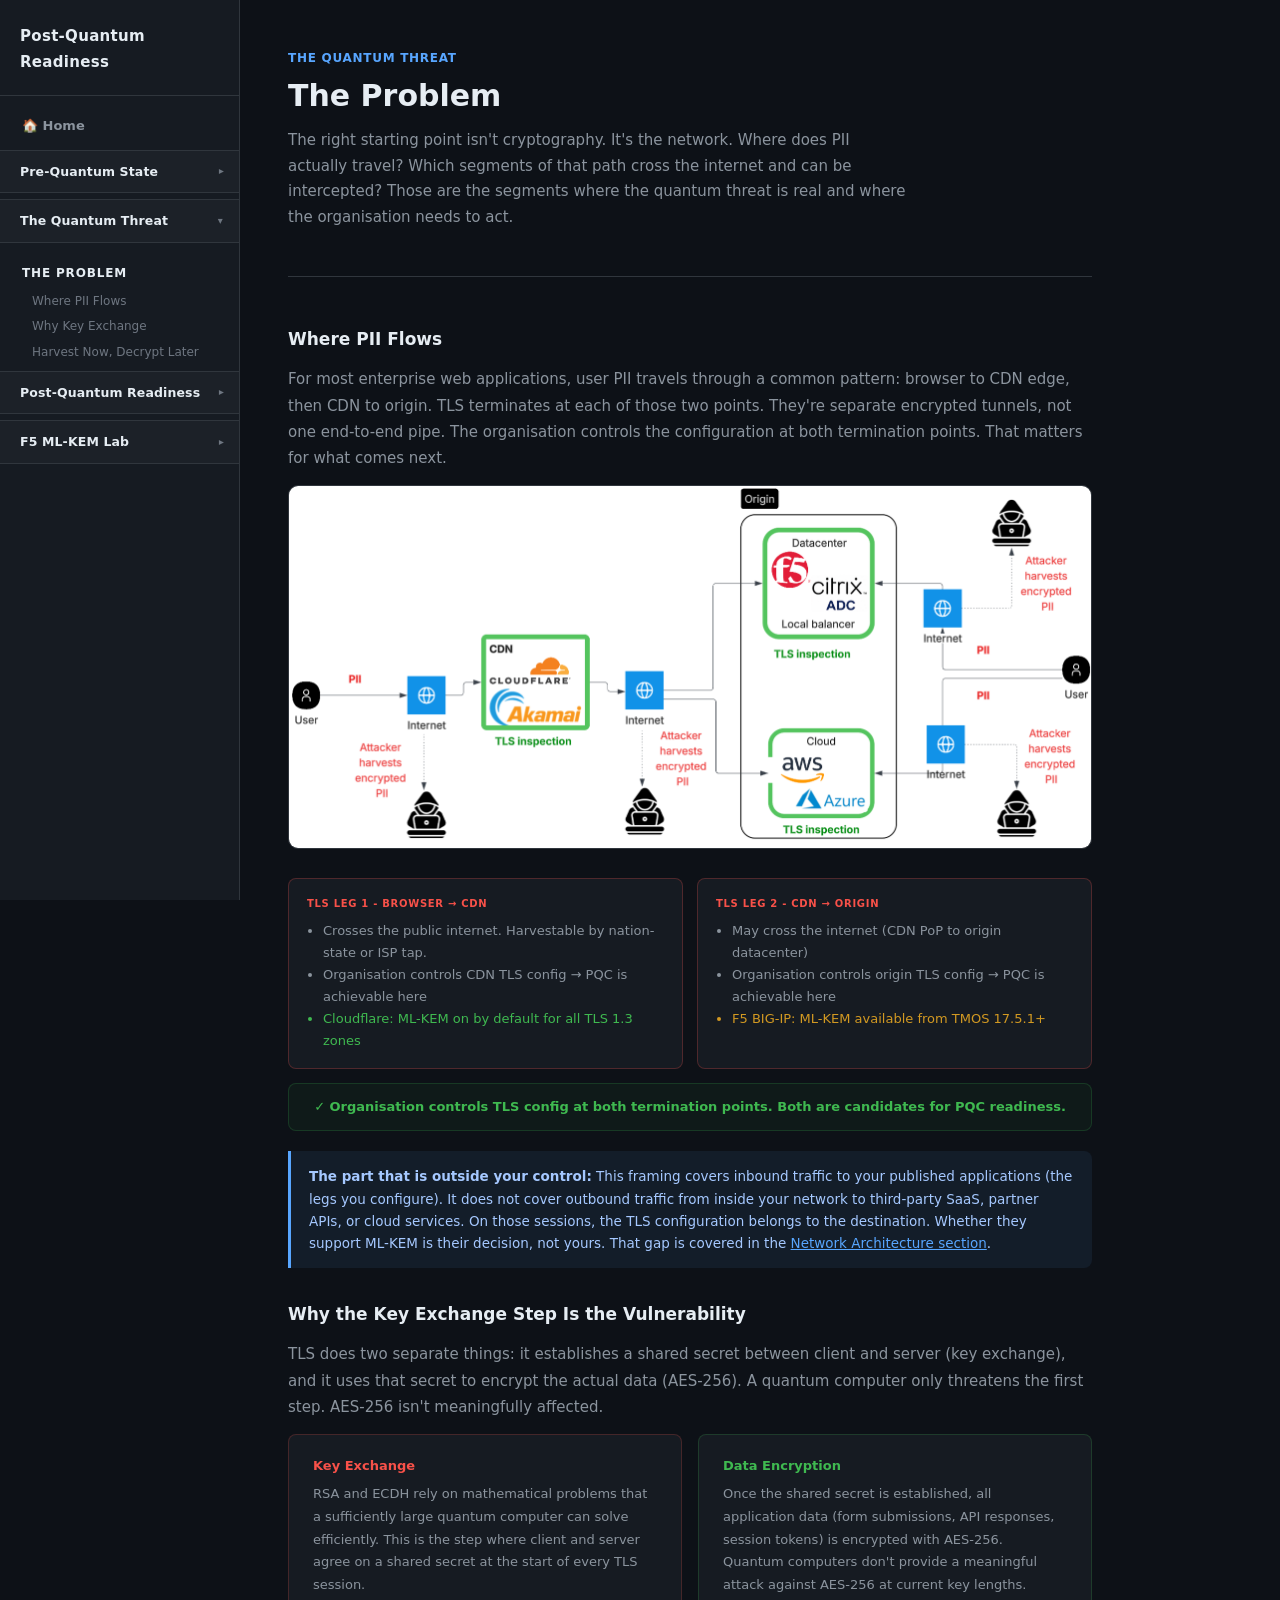
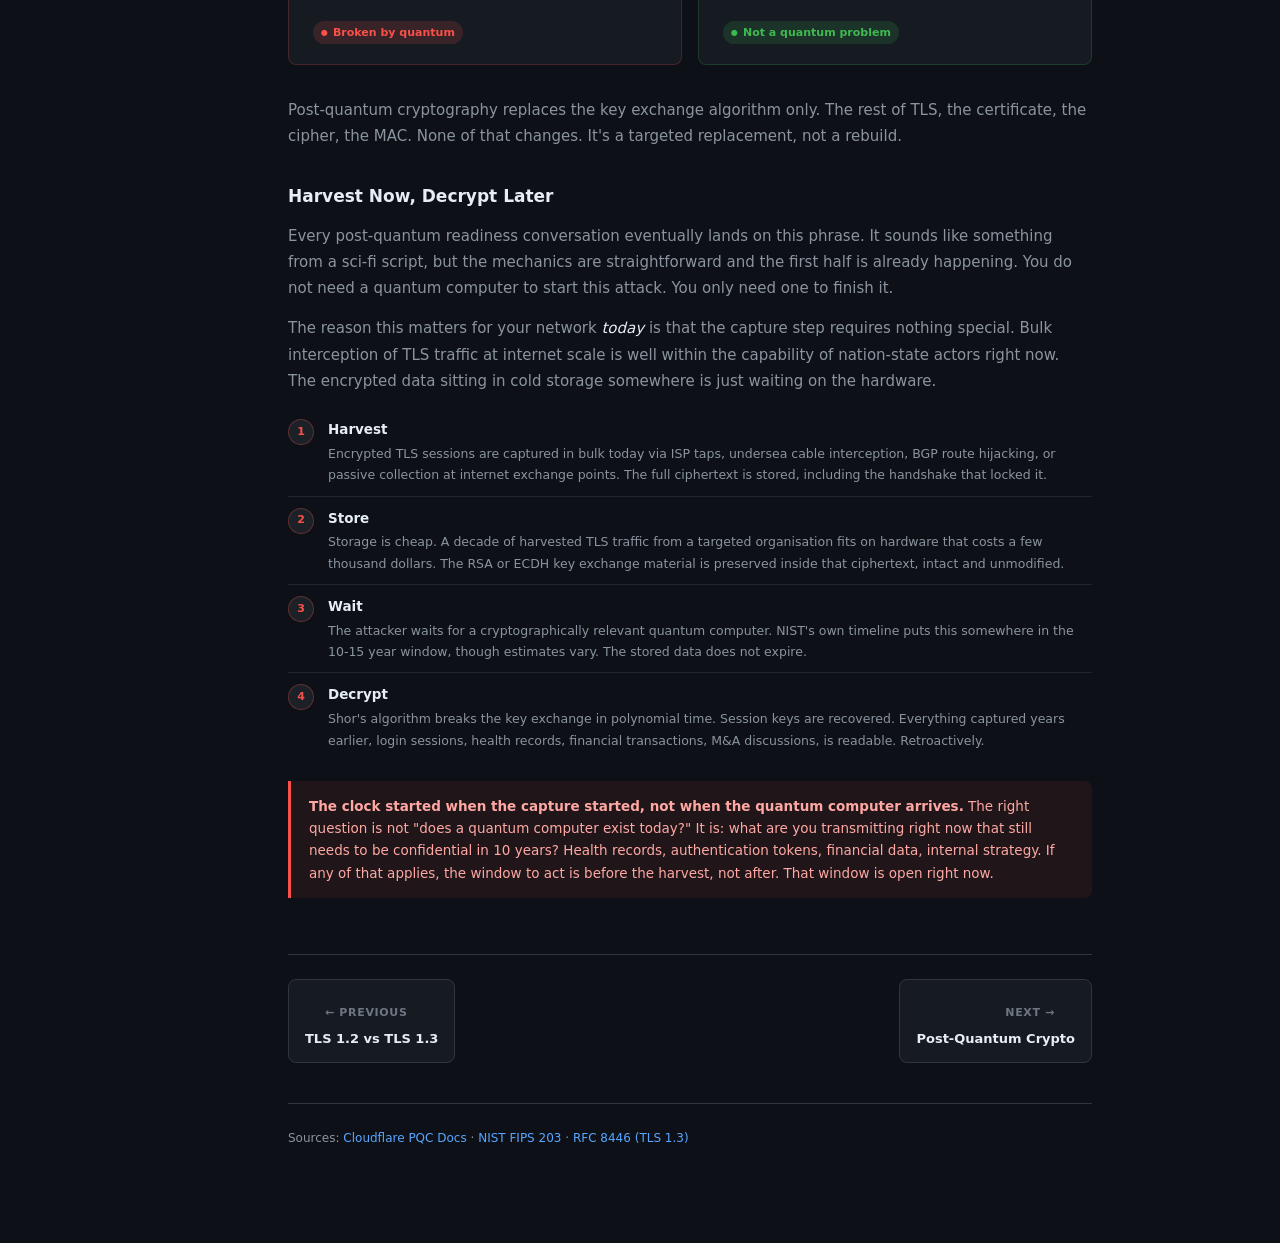
<file: docs/pre-quantum.html>
<!DOCTYPE html>
<html lang="en">
<head>
  <meta charset="UTF-8" />
  <meta name="viewport" content="width=device-width, initial-scale=1.0" />
  <title>The Problem | Post-Quantum Readiness</title>
  <link rel="stylesheet" href="static/style.css" />
</head>
<body>
<button id="menu-toggle" aria-label="Open navigation">☰</button>
<div id="sidebar-overlay"></div>


<aside class="sidebar">
  <div class="sidebar-logo">
    <a href="index.html">
      <h1>Post-Quantum<br>Readiness</h1>
    </a>
  </div>
  <nav>
    <a href="index.html" class="nav-home">🏠 Home</a>

    <div class="nav-group">
      <div class="nav-section">Pre-Quantum State</div>
      <div class="nav-group-items">
        <a href="tls-rsa-handshake.html" class="nav-page">TLS 1.2 RSA Handshake</a>
        <a href="tls-rsa-handshake.html#the-flow" class="nav-sub">The 8-Step Flow</a>
        <a href="tls-rsa-handshake.html#the-vulnerability" class="nav-sub">Where the Vulnerability Lives</a>
        <a href="tls-rsa-handshake.html#vs-tls13" class="nav-sub">How TLS 1.3 Fixed It</a>

        <a href="tls-versions.html" class="nav-page">TLS 1.2 vs TLS 1.3</a>
        <a href="tls-versions.html#at-a-glance" class="nav-sub">At a Glance</a>
        <a href="tls-versions.html#key-points" class="nav-sub">Three Things to Know</a>
        <a href="tls-versions.html#why-tls12-fails" class="nav-sub">Why TLS 1.2 Can&#39;t Do ML-KEM</a>
        <a href="tls-versions.html#real-world" class="nav-sub">Real-World Test</a>
        <a href="tls-versions.html#cloudflare-tls-settings" class="nav-sub">Cloudflare TLS Settings</a>
      </div>
    </div>

    <div class="nav-group">
      <div class="nav-section">The Quantum Threat</div>
      <div class="nav-group-items">
        <a href="pre-quantum.html" class="nav-page current">The Problem</a>
        <a href="#where-pii-flows" class="nav-sub">Where PII Flows</a>
        <a href="#why-key-exchange" class="nav-sub">Why Key Exchange</a>
        <a href="#hndl" class="nav-sub">Harvest Now, Decrypt Later</a>
      </div>
    </div>

    <div class="nav-group">
      <div class="nav-section">Post-Quantum Readiness</div>
      <div class="nav-group-items">
        <a href="post-quantum.html" class="nav-page">Post-Quantum Crypto</a>
        <a href="post-quantum.html#nist-standards" class="nav-sub">NIST Standards</a>
        <a href="post-quantum.html#mlkem-tls" class="nav-sub">ML-KEM in TLS 1.3</a>
        <a href="post-quantum.html#hybrid" class="nav-sub">Hybrid Mode</a>

        <a href="network.html" class="nav-page">Network Configuration</a>
        <a href="network.html#control" class="nav-sub">What You Can Control</a>
        <a href="network.html#tls-legs" class="nav-sub">TLS Termination Points</a>
        <a href="network.html#vendor-status" class="nav-sub">Vendor PQC Status</a>
        <a href="network.html#f5-config" class="nav-sub">F5 Configuration</a>
        <a href="network.html#online-check" class="nav-sub">Online Check</a>
        <a href="network.html#openssl-setup" class="nav-sub">OpenSSL Setup</a>
        <a href="network.html#verify" class="nav-sub">Running the Test</a>

        <a href="non-http-protocols.html" class="nav-page">Non-HTTP Protocols</a>
        <a href="non-http-protocols.html#overview" class="nav-sub">Risk Overview</a>
        <a href="non-http-protocols.html#external" class="nav-sub">External Connections</a>
        <a href="non-http-protocols.html#sftp-ssh" class="nav-sub nav-sub-2">SFTP / SSH</a>
        <a href="non-http-protocols.html#ftps" class="nav-sub nav-sub-2">FTPS</a>
        <a href="non-http-protocols.html#smtp" class="nav-sub nav-sub-2">SMTP / Email</a>
        <a href="non-http-protocols.html#internal" class="nav-sub">Internal Connections</a>
        <a href="non-http-protocols.html#ldap" class="nav-sub nav-sub-2">LDAPS</a>
        <a href="non-http-protocols.html#kerberos" class="nav-sub nav-sub-2">Kerberos</a>
        <a href="non-http-protocols.html#ipsec" class="nav-sub nav-sub-2">IPsec / IKEv2</a>
        <a href="non-http-protocols.html#database" class="nav-sub nav-sub-2">Database TLS</a>
        <a href="non-http-protocols.html#sip" class="nav-sub nav-sub-2">SIP / VoIP</a>
        <a href="non-http-protocols.html#grpc" class="nav-sub nav-sub-2">gRPC</a>
        <a href="non-http-protocols.html#mqtt" class="nav-sub nav-sub-2">MQTT</a>
      </div>
    </div>

    <div class="nav-group">
      <div class="nav-section">F5 ML-KEM Lab</div>
      <div class="nav-group-items">
        <a href="f5-aws-lab.html" class="nav-page">F5 ML-KEM Lab (AWS)</a>
        <div class="nav-label">AWS Marketplace Setup</div>
        <a href="f5-aws-lab.html#launch-f5" class="nav-sub">Launch via Marketplace</a>
        <a href="f5-aws-lab.html#initial-config" class="nav-sub">Initial Config</a>
        <div class="nav-label">Pre-17.5.1 · No ML-KEM</div>
        <a href="f5-aws-lab.html#pre-17-5-1" class="nav-sub">Version Check &amp; Error</a>
        <div class="nav-label">Post-17.5.1 · With ML-KEM</div>
        <a href="f5-aws-lab.html#vip-no-mlkem" class="nav-sub">VIP without ML-KEM</a>
        <a href="f5-aws-lab.html#vip-with-mlkem" class="nav-sub">VIP with ML-KEM</a>
        <a href="f5-aws-lab.html#test" class="nav-sub">Testing</a>
      </div>
    </div>
  </nav>
</aside>

<main>
  <div class="page-header">
    <div class="eyebrow">The Quantum Threat</div>
    <h1>The Problem</h1>
    <p class="subtitle">
      The right starting point isn't cryptography. It's the network. Where does PII actually
      travel? Which segments of that path cross the internet and can be intercepted? Those are the
      segments where the quantum threat is real and where the organisation needs to act.
    </p>
  </div>

  <!-- ── Where PII Flows ───────────────────────────────────────────── -->
  <h3 id="where-pii-flows">Where PII Flows</h3>
  <p>
    For most enterprise web applications, user PII travels through a common pattern: browser to CDN
    edge, then CDN to origin. TLS terminates at each of those two points. They're separate encrypted
    tunnels, not one end-to-end pipe. The organisation controls the configuration at both termination
    points. That matters for what comes next.
  </p>

  <div style="margin-bottom:20px;">
    <img src="static/harvest-points.png"
         alt="Network diagram showing PII flow through CDN and origin with harvest points"
         style="width:100%;border-radius:10px;border:1px solid var(--border);">
  </div>

  <!-- TLS leg descriptions -->
  <div style="display:grid;grid-template-columns:1fr 1fr;gap:14px;margin-bottom:14px;">
    <div style="background:var(--surface);border:1px solid rgba(248,81,73,0.25);border-radius:8px;padding:16px 18px;">
      <div style="font-size:10px;font-weight:700;text-transform:uppercase;letter-spacing:0.07em;color:var(--red);margin-bottom:8px;">TLS Leg 1  -  Browser → CDN</div>
      <ul style="margin:0;padding-left:16px;font-size:13px;color:var(--text-muted);line-height:1.7;">
        <li>Crosses the public internet. Harvestable by nation-state or ISP tap.</li>
        <li>Organisation controls CDN TLS config → PQC is achievable here</li>
        <li style="color:var(--green);">Cloudflare: ML-KEM on by default for all TLS 1.3 zones</li>
      </ul>
    </div>
    <div style="background:var(--surface);border:1px solid rgba(248,81,73,0.25);border-radius:8px;padding:16px 18px;">
      <div style="font-size:10px;font-weight:700;text-transform:uppercase;letter-spacing:0.07em;color:var(--red);margin-bottom:8px;">TLS Leg 2  -  CDN → Origin</div>
      <ul style="margin:0;padding-left:16px;font-size:13px;color:var(--text-muted);line-height:1.7;">
        <li>May cross the internet (CDN PoP to origin datacenter)</li>
        <li>Organisation controls origin TLS config → PQC is achievable here</li>
        <li style="color:var(--yellow);">F5 BIG-IP: ML-KEM available from TMOS 17.5.1+</li>
      </ul>
    </div>
  </div>

  <div style="background:rgba(63,185,80,0.05);border:1px solid rgba(63,185,80,0.2);border-radius:8px;padding:12px 18px;font-size:13px;color:var(--green);font-weight:600;text-align:center;">
    ✓ Organisation controls TLS config at both termination points. Both are candidates for PQC readiness.
  </div>

  <div class="callout callout-blue">
    <strong>The part that is outside your control:</strong> This framing covers inbound traffic
    to your published applications (the legs you configure). It does not cover outbound traffic
    from inside your network to third-party SaaS, partner APIs, or cloud services. On those
    sessions, the TLS configuration belongs to the destination. Whether they support ML-KEM
    is their decision, not yours. That gap is covered in the
    <a href="network.html#control" style="color:var(--blue);">Network Architecture section</a>.
  </div>

  <!-- ── Why Key Exchange Is the Problem ──────────────────────────── -->
  <h3 id="why-key-exchange">Why the Key Exchange Step Is the Vulnerability</h3>
  <p>
    TLS does two separate things: it establishes a shared secret between client and server
    (key exchange), and it uses that secret to encrypt the actual data (AES-256). A quantum
    computer only threatens the first step. AES-256 isn't meaningfully affected.
  </p>

  <div class="card-grid">
    <div class="card" style="border-color:rgba(248,81,73,0.2);">
      <h4 style="color:var(--red);">Key Exchange</h4>
      <p>
        RSA and ECDH rely on mathematical problems that a sufficiently large quantum computer
        can solve efficiently. This is the step where client and server agree on a shared secret
        at the start of every TLS session.<br><br>
        <span class="badge badge-red">Broken by quantum</span>
      </p>
    </div>
    <div class="card" style="border-color:rgba(63,185,80,0.2);">
      <h4 style="color:var(--green);">Data Encryption</h4>
      <p>
        Once the shared secret is established, all application data (form submissions, API
        responses, session tokens) is encrypted with AES-256. Quantum computers don't provide
        a meaningful attack against AES-256 at current key lengths.<br><br>
        <span class="badge badge-green">Not a quantum problem</span>
      </p>
    </div>
  </div>

  <p>
    Post-quantum cryptography replaces the key exchange algorithm only. The rest of TLS,
    the certificate, the cipher, the MAC. None of that changes. It's a targeted replacement,
    not a rebuild.
  </p>

  <!-- ── HNDL ──────────────────────────────────────────────────────── -->
  <h3 id="hndl">Harvest Now, Decrypt Later</h3>

  <p>
    Every post-quantum readiness conversation eventually lands on this phrase. It sounds
    like something from a sci-fi script, but the mechanics are straightforward and the
    first half is already happening. You do not need a quantum computer to start this
    attack. You only need one to finish it.
  </p>
  <p>
    The reason this matters for your network <em>today</em> is that the capture step
    requires nothing special. Bulk interception of TLS traffic at internet scale is
    well within the capability of nation-state actors right now. The encrypted data
    sitting in cold storage somewhere is just waiting on the hardware.
  </p>

  <div class="step-list">
    <div class="step">
      <div class="step-num" style="color:var(--red);border-color:rgba(248,81,73,0.3);">1</div>
      <div class="step-content">
        <div class="step-title">Harvest</div>
        <div class="step-body">Encrypted TLS sessions are captured in bulk today via ISP taps, undersea cable interception, BGP route hijacking, or passive collection at internet exchange points. The full ciphertext is stored, including the handshake that locked it.</div>
      </div>
    </div>
    <div class="step">
      <div class="step-num" style="color:var(--red);border-color:rgba(248,81,73,0.3);">2</div>
      <div class="step-content">
        <div class="step-title">Store</div>
        <div class="step-body">Storage is cheap. A decade of harvested TLS traffic from a targeted organisation fits on hardware that costs a few thousand dollars. The RSA or ECDH key exchange material is preserved inside that ciphertext, intact and unmodified.</div>
      </div>
    </div>
    <div class="step">
      <div class="step-num" style="color:var(--red);border-color:rgba(248,81,73,0.3);">3</div>
      <div class="step-content">
        <div class="step-title">Wait</div>
        <div class="step-body">The attacker waits for a cryptographically relevant quantum computer. NIST's own timeline puts this somewhere in the 10-15 year window, though estimates vary. The stored data does not expire.</div>
      </div>
    </div>
    <div class="step">
      <div class="step-num" style="color:var(--red);border-color:rgba(248,81,73,0.3);">4</div>
      <div class="step-content">
        <div class="step-title">Decrypt</div>
        <div class="step-body">Shor's algorithm breaks the key exchange in polynomial time. Session keys are recovered. Everything captured years earlier, login sessions, health records, financial transactions, M&amp;A discussions, is readable. Retroactively.</div>
      </div>
    </div>
  </div>

  <div class="callout callout-red">
    <strong>The clock started when the capture started, not when the quantum computer arrives.</strong>
    The right question is not "does a quantum computer exist today?" It is: what are you
    transmitting right now that still needs to be confidential in 10 years? Health records,
    authentication tokens, financial data, internal strategy. If any of that applies,
    the window to act is before the harvest, not after. That window is open right now.
  </div>

  <div class="page-nav">
    <a href="tls-versions.html">
      <span class="nav-label">← Previous</span>
      <span class="nav-title">TLS 1.2 vs TLS 1.3</span>
    </a>
    <a href="post-quantum.html" class="next">
      <span class="nav-label">Next →</span>
      <span class="nav-title">Post-Quantum Crypto</span>
    </a>
  </div>

  <footer>
    <p>
      Sources:
      <a href="https://developers.cloudflare.com/ssl/post-quantum-cryptography/" target="_blank">Cloudflare PQC Docs</a> ·
      <a href="https://csrc.nist.gov/publications/detail/fips/203/final" target="_blank">NIST FIPS 203</a> ·
      <a href="https://www.rfc-editor.org/rfc/rfc8446" target="_blank">RFC 8446 (TLS 1.3)</a>
    </p>
  </footer>
</main>

<script>
  const sections = document.querySelectorAll('h3[id]');
  const navLinks = document.querySelectorAll('.sidebar a.nav-sub');
  const observer = new IntersectionObserver(entries => {
    entries.forEach(entry => {
      if (entry.isIntersecting) {
        navLinks.forEach(link => {
          link.classList.remove('active');
          if (link.getAttribute('href').endsWith('#' + entry.target.id)) link.classList.add('active');
        });
      }
    });
  }, { rootMargin: '-20% 0px -70% 0px' });
  sections.forEach(s => observer.observe(s));

  // ── Collapsible nav groups ────────────────────────────────────────
  (function () {
    document.querySelectorAll('.nav-group').forEach(function (group) {
      if (!group.querySelector('.nav-page.current')) {
        group.classList.add('collapsed');
      }
      group.querySelector('.nav-section').addEventListener('click', function () {
        group.classList.toggle('collapsed');
      });
    });

    // ── Mobile sidebar toggle ───────────────────────────────────────
    var btn     = document.getElementById('menu-toggle');
    var sidebar = document.querySelector('.sidebar');
    var overlay = document.getElementById('sidebar-overlay');
    function openNav()  { sidebar.classList.add('open'); overlay.classList.add('open'); }
    function closeNav() { sidebar.classList.remove('open'); overlay.classList.remove('open'); }
    if (btn) {
      btn.addEventListener('click', function () {
        sidebar.classList.contains('open') ? closeNav() : openNav();
      });
      overlay.addEventListener('click', closeNav);
      sidebar.querySelectorAll('a').forEach(function (a) { a.addEventListener('click', closeNav); });
    }
  })();
</script>
</body>
</html>
</file>
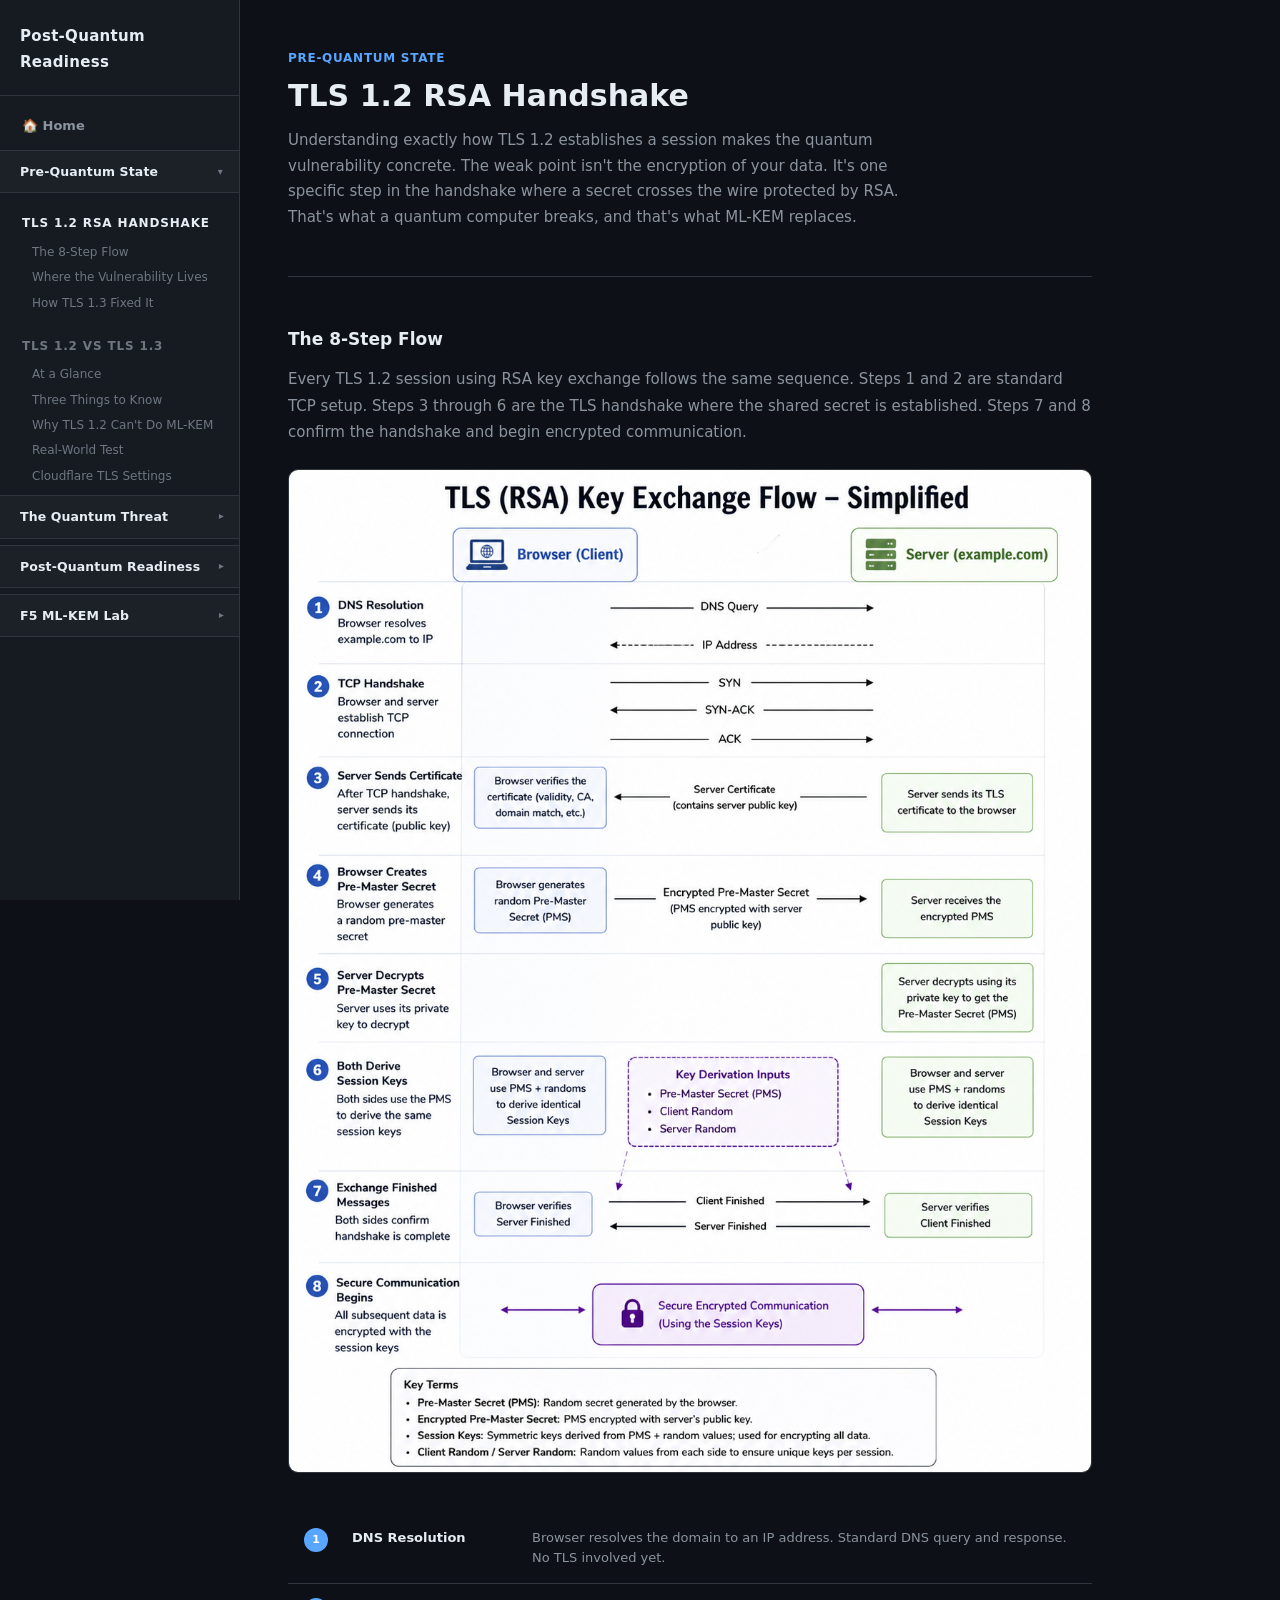
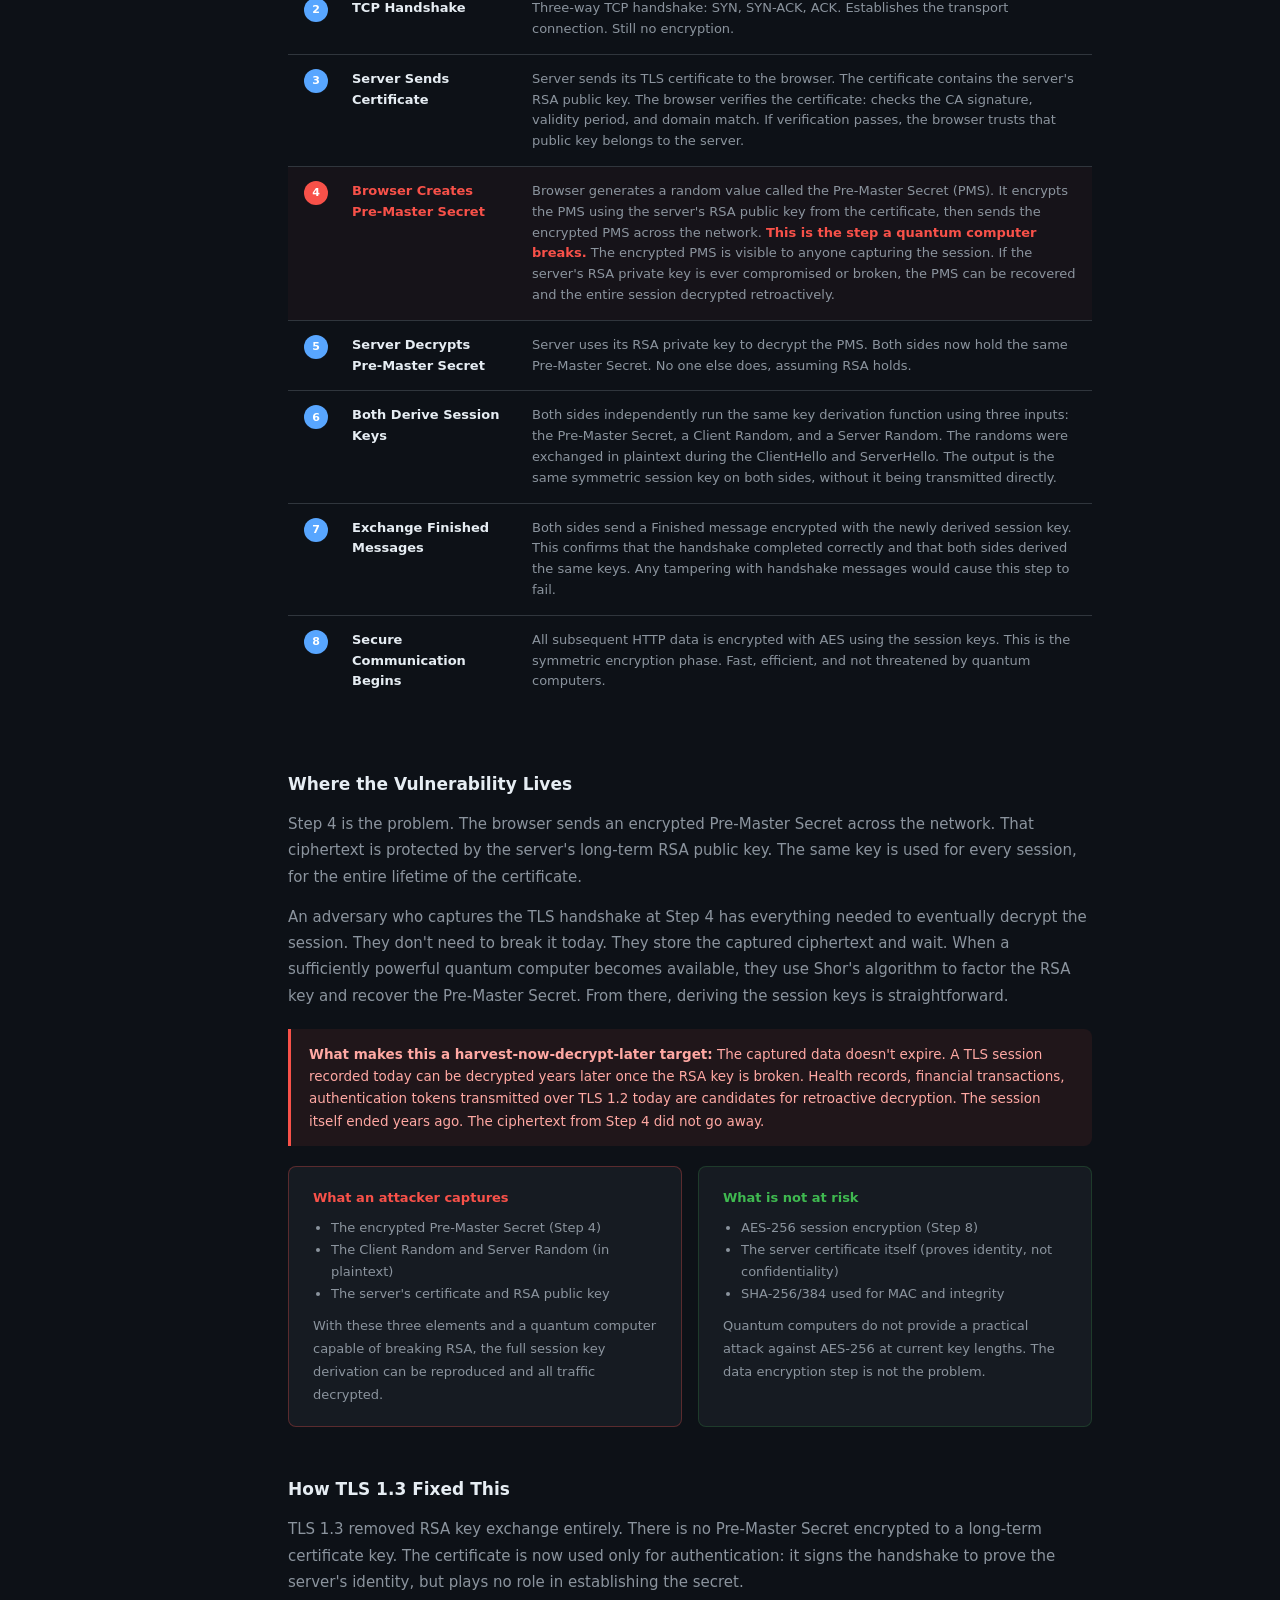
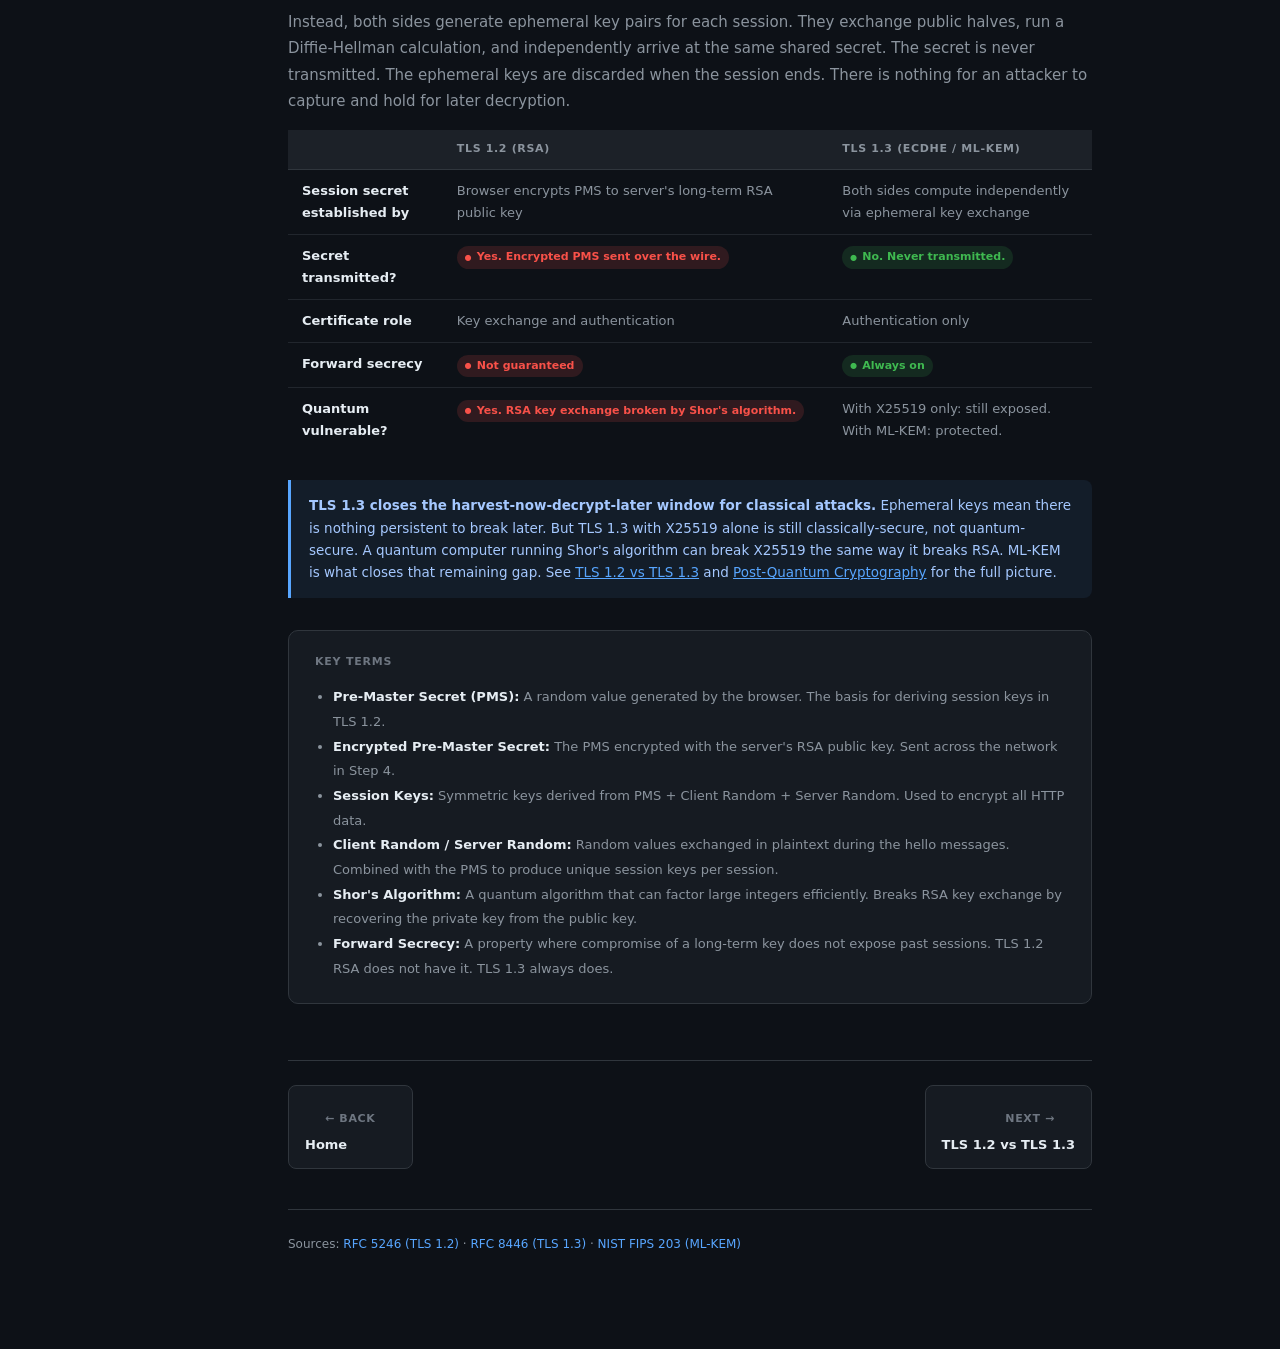
<file: docs/tls-rsa-handshake.html>
<!DOCTYPE html>
<html lang="en">
<head>
  <meta charset="UTF-8" />
  <meta name="viewport" content="width=device-width, initial-scale=1.0" />
  <title>TLS 1.2 RSA Handshake | Post-Quantum Readiness</title>
  <link rel="stylesheet" href="static/style.css" />
  <style>
    .step-table {
      width: 100%;
      border-collapse: collapse;
      margin-bottom: 32px;
    }
    .step-table td {
      padding: 14px 16px;
      font-size: 13px;
      color: var(--text-muted);
      border-bottom: 1px solid var(--border);
      vertical-align: top;
      line-height: 1.6;
    }
    .step-table td:first-child {
      width: 28px;
      padding-right: 8px;
    }
    .step-table td:nth-child(2) {
      width: 180px;
      color: var(--text);
      font-weight: 600;
      font-size: 13px;
    }
    .step-table tr:last-child td { border-bottom: none; }
    .step-table tr.vuln-row td { background: rgba(248,81,73,0.04); }
    .step-table tr.vuln-row td:nth-child(2) { color: var(--red); }

    .step-num-badge {
      display: inline-flex;
      align-items: center;
      justify-content: center;
      width: 24px;
      height: 24px;
      border-radius: 50%;
      background: var(--blue);
      color: #fff;
      font-size: 11px;
      font-weight: 700;
    }
    .step-num-badge.red { background: var(--red); }
  </style>
</head>
<body>
<button id="menu-toggle" aria-label="Open navigation">☰</button>
<div id="sidebar-overlay"></div>


<aside class="sidebar">
  <div class="sidebar-logo">
    <a href="index.html">
      <h1>Post-Quantum<br>Readiness</h1>
    </a>
  </div>
  <nav>
    <a href="index.html" class="nav-home">🏠 Home</a>

    <div class="nav-group">
      <div class="nav-section">Pre-Quantum State</div>
      <div class="nav-group-items">
        <a href="tls-rsa-handshake.html" class="nav-page current">TLS 1.2 RSA Handshake</a>
        <a href="#the-flow" class="nav-sub">The 8-Step Flow</a>
        <a href="#the-vulnerability" class="nav-sub">Where the Vulnerability Lives</a>
        <a href="#vs-tls13" class="nav-sub">How TLS 1.3 Fixed It</a>

        <a href="tls-versions.html" class="nav-page">TLS 1.2 vs TLS 1.3</a>
        <a href="tls-versions.html#at-a-glance" class="nav-sub">At a Glance</a>
        <a href="tls-versions.html#key-points" class="nav-sub">Three Things to Know</a>
        <a href="tls-versions.html#why-tls12-fails" class="nav-sub">Why TLS 1.2 Can&#39;t Do ML-KEM</a>
        <a href="tls-versions.html#real-world" class="nav-sub">Real-World Test</a>
        <a href="tls-versions.html#cloudflare-tls-settings" class="nav-sub">Cloudflare TLS Settings</a>
      </div>
    </div>

    <div class="nav-group">
      <div class="nav-section">The Quantum Threat</div>
      <div class="nav-group-items">
        <a href="pre-quantum.html" class="nav-page">The Problem</a>
        <a href="pre-quantum.html#where-pii-flows" class="nav-sub">Where PII Flows</a>
        <a href="pre-quantum.html#why-key-exchange" class="nav-sub">Why Key Exchange</a>
        <a href="pre-quantum.html#hndl" class="nav-sub">Harvest Now, Decrypt Later</a>
      </div>
    </div>

    <div class="nav-group">
      <div class="nav-section">Post-Quantum Readiness</div>
      <div class="nav-group-items">
        <a href="post-quantum.html" class="nav-page">Post-Quantum Crypto</a>
        <a href="post-quantum.html#nist-standards" class="nav-sub">NIST Standards</a>
        <a href="post-quantum.html#mlkem-tls" class="nav-sub">ML-KEM in TLS 1.3</a>
        <a href="post-quantum.html#hybrid" class="nav-sub">Hybrid Mode</a>

        <a href="network.html" class="nav-page">Network Configuration</a>
        <a href="network.html#control" class="nav-sub">What You Can Control</a>
        <a href="network.html#tls-legs" class="nav-sub">TLS Termination Points</a>
        <a href="network.html#vendor-status" class="nav-sub">Vendor PQC Status</a>
        <a href="network.html#f5-config" class="nav-sub">F5 Configuration</a>
        <a href="network.html#online-check" class="nav-sub">Online Check</a>
        <a href="network.html#openssl-setup" class="nav-sub">OpenSSL Setup</a>
        <a href="network.html#verify" class="nav-sub">Running the Test</a>

        <a href="non-http-protocols.html" class="nav-page">Non-HTTP Protocols</a>
        <a href="non-http-protocols.html#overview" class="nav-sub">Risk Overview</a>
        <a href="non-http-protocols.html#external" class="nav-sub">External Connections</a>
        <a href="non-http-protocols.html#sftp-ssh" class="nav-sub nav-sub-2">SFTP / SSH</a>
        <a href="non-http-protocols.html#ftps" class="nav-sub nav-sub-2">FTPS</a>
        <a href="non-http-protocols.html#smtp" class="nav-sub nav-sub-2">SMTP / Email</a>
        <a href="non-http-protocols.html#internal" class="nav-sub">Internal Connections</a>
        <a href="non-http-protocols.html#ldap" class="nav-sub nav-sub-2">LDAPS</a>
        <a href="non-http-protocols.html#kerberos" class="nav-sub nav-sub-2">Kerberos</a>
        <a href="non-http-protocols.html#ipsec" class="nav-sub nav-sub-2">IPsec / IKEv2</a>
        <a href="non-http-protocols.html#database" class="nav-sub nav-sub-2">Database TLS</a>
        <a href="non-http-protocols.html#sip" class="nav-sub nav-sub-2">SIP / VoIP</a>
        <a href="non-http-protocols.html#grpc" class="nav-sub nav-sub-2">gRPC</a>
        <a href="non-http-protocols.html#mqtt" class="nav-sub nav-sub-2">MQTT</a>
      </div>
    </div>

    <div class="nav-group">
      <div class="nav-section">F5 ML-KEM Lab</div>
      <div class="nav-group-items">
        <a href="f5-aws-lab.html" class="nav-page">F5 ML-KEM Lab (AWS)</a>
        <div class="nav-label">AWS Marketplace Setup</div>
        <a href="f5-aws-lab.html#launch-f5" class="nav-sub">Launch via Marketplace</a>
        <a href="f5-aws-lab.html#initial-config" class="nav-sub">Initial Config</a>
        <div class="nav-label">Pre-17.5.1 · No ML-KEM</div>
        <a href="f5-aws-lab.html#pre-17-5-1" class="nav-sub">Version Check &amp; Error</a>
        <div class="nav-label">Post-17.5.1 · With ML-KEM</div>
        <a href="f5-aws-lab.html#vip-no-mlkem" class="nav-sub">VIP without ML-KEM</a>
        <a href="f5-aws-lab.html#vip-with-mlkem" class="nav-sub">VIP with ML-KEM</a>
        <a href="f5-aws-lab.html#test" class="nav-sub">Testing</a>
      </div>
    </div>
  </nav>
</aside>

<main>
  <div class="page-header">
    <div class="eyebrow">Pre-Quantum State</div>
    <h1>TLS 1.2 RSA Handshake</h1>
    <p class="subtitle">
      Understanding exactly how TLS 1.2 establishes a session makes the quantum vulnerability
      concrete. The weak point isn't the encryption of your data. It's one specific step in the
      handshake where a secret crosses the wire protected by RSA. That's what a quantum computer
      breaks, and that's what ML-KEM replaces.
    </p>
  </div>

  <!-- ── The Flow ──────────────────────────────────────────────────── -->
  <h3 id="the-flow">The 8-Step Flow</h3>
  <p>
    Every TLS 1.2 session using RSA key exchange follows the same sequence. Steps 1 and 2 are
    standard TCP setup. Steps 3 through 6 are the TLS handshake where the shared secret is
    established. Steps 7 and 8 confirm the handshake and begin encrypted communication.
  </p>

  <div style="margin:24px 0 32px;">
    <img src="static/tls-rsa-handshake.png"
         alt="TLS 1.2 RSA Key Exchange Flow showing 8 steps from DNS resolution to secure communication"
         style="width:100%;border-radius:10px;border:1px solid var(--border);">
  </div>

  <div class="table-wrap">
    <table class="step-table">
      <tbody>
        <tr>
          <td><span class="step-num-badge">1</span></td>
          <td>DNS Resolution</td>
          <td>Browser resolves the domain to an IP address. Standard DNS query and response. No TLS involved yet.</td>
        </tr>
        <tr>
          <td><span class="step-num-badge">2</span></td>
          <td>TCP Handshake</td>
          <td>Three-way TCP handshake: SYN, SYN-ACK, ACK. Establishes the transport connection. Still no encryption.</td>
        </tr>
        <tr>
          <td><span class="step-num-badge">3</span></td>
          <td>Server Sends Certificate</td>
          <td>
            Server sends its TLS certificate to the browser. The certificate contains the server's
            RSA public key. The browser verifies the certificate: checks the CA signature, validity
            period, and domain match. If verification passes, the browser trusts that public key
            belongs to the server.
          </td>
        </tr>
        <tr class="vuln-row">
          <td><span class="step-num-badge red">4</span></td>
          <td>Browser Creates Pre-Master Secret</td>
          <td>
            Browser generates a random value called the Pre-Master Secret (PMS). It encrypts
            the PMS using the server's RSA public key from the certificate, then sends the
            encrypted PMS across the network. <strong style="color:var(--red);">This is the step
            a quantum computer breaks.</strong> The encrypted PMS is visible to anyone capturing
            the session. If the server's RSA private key is ever compromised or broken, the PMS
            can be recovered and the entire session decrypted retroactively.
          </td>
        </tr>
        <tr>
          <td><span class="step-num-badge">5</span></td>
          <td>Server Decrypts Pre-Master Secret</td>
          <td>
            Server uses its RSA private key to decrypt the PMS. Both sides now hold the same
            Pre-Master Secret. No one else does, assuming RSA holds.
          </td>
        </tr>
        <tr>
          <td><span class="step-num-badge">6</span></td>
          <td>Both Derive Session Keys</td>
          <td>
            Both sides independently run the same key derivation function using three inputs:
            the Pre-Master Secret, a Client Random, and a Server Random. The randoms were
            exchanged in plaintext during the ClientHello and ServerHello. The output is the
            same symmetric session key on both sides, without it being transmitted directly.
          </td>
        </tr>
        <tr>
          <td><span class="step-num-badge">7</span></td>
          <td>Exchange Finished Messages</td>
          <td>
            Both sides send a Finished message encrypted with the newly derived session key.
            This confirms that the handshake completed correctly and that both sides derived
            the same keys. Any tampering with handshake messages would cause this step to fail.
          </td>
        </tr>
        <tr>
          <td><span class="step-num-badge">8</span></td>
          <td>Secure Communication Begins</td>
          <td>
            All subsequent HTTP data is encrypted with AES using the session keys. This is the
            symmetric encryption phase. Fast, efficient, and not threatened by quantum computers.
          </td>
        </tr>
      </tbody>
    </table>
  </div>

  <!-- ── The Vulnerability ─────────────────────────────────────────── -->
  <h3 id="the-vulnerability">Where the Vulnerability Lives</h3>
  <p>
    Step 4 is the problem. The browser sends an encrypted Pre-Master Secret across the network.
    That ciphertext is protected by the server's long-term RSA public key. The same key is used
    for every session, for the entire lifetime of the certificate.
  </p>
  <p>
    An adversary who captures the TLS handshake at Step 4 has everything needed to eventually
    decrypt the session. They don't need to break it today. They store the captured ciphertext
    and wait. When a sufficiently powerful quantum computer becomes available, they use Shor's
    algorithm to factor the RSA key and recover the Pre-Master Secret. From there, deriving the
    session keys is straightforward.
  </p>

  <div class="callout callout-red">
    <strong>What makes this a harvest-now-decrypt-later target:</strong> The captured data doesn't
    expire. A TLS session recorded today can be decrypted years later once the RSA key is broken.
    Health records, financial transactions, authentication tokens transmitted over TLS 1.2 today
    are candidates for retroactive decryption. The session itself ended years ago. The ciphertext
    from Step 4 did not go away.
  </div>

  <div class="card-grid">
    <div class="card" style="border-color:rgba(248,81,73,0.3);">
      <h4 style="color:var(--red);">What an attacker captures</h4>
      <ul style="margin:8px 0 0;padding-left:18px;font-size:13px;color:var(--text-muted);line-height:1.7;">
        <li>The encrypted Pre-Master Secret (Step 4)</li>
        <li>The Client Random and Server Random (in plaintext)</li>
        <li>The server's certificate and RSA public key</li>
      </ul>
      <p style="font-size:13px;margin-top:10px;">
        With these three elements and a quantum computer capable of breaking RSA, the full
        session key derivation can be reproduced and all traffic decrypted.
      </p>
    </div>
    <div class="card" style="border-color:rgba(63,185,80,0.2);">
      <h4 style="color:var(--green);">What is not at risk</h4>
      <ul style="margin:8px 0 0;padding-left:18px;font-size:13px;color:var(--text-muted);line-height:1.7;">
        <li>AES-256 session encryption (Step 8)</li>
        <li>The server certificate itself (proves identity, not confidentiality)</li>
        <li>SHA-256/384 used for MAC and integrity</li>
      </ul>
      <p style="font-size:13px;margin-top:10px;">
        Quantum computers do not provide a practical attack against AES-256 at current key
        lengths. The data encryption step is not the problem.
      </p>
    </div>
  </div>

  <!-- ── How TLS 1.3 Fixed It ──────────────────────────────────────── -->
  <h3 id="vs-tls13">How TLS 1.3 Fixed This</h3>
  <p>
    TLS 1.3 removed RSA key exchange entirely. There is no Pre-Master Secret encrypted to a
    long-term certificate key. The certificate is now used only for authentication: it signs
    the handshake to prove the server's identity, but plays no role in establishing the secret.
  </p>
  <p>
    Instead, both sides generate ephemeral key pairs for each session. They exchange public
    halves, run a Diffie-Hellman calculation, and independently arrive at the same shared secret.
    The secret is never transmitted. The ephemeral keys are discarded when the session ends.
    There is nothing for an attacker to capture and hold for later decryption.
  </p>

  <div class="table-wrap" style="margin-bottom:28px;">
    <table>
      <thead>
        <tr>
          <th></th>
          <th>TLS 1.2 (RSA)</th>
          <th>TLS 1.3 (ECDHE / ML-KEM)</th>
        </tr>
      </thead>
      <tbody>
        <tr>
          <td><strong>Session secret established by</strong></td>
          <td>Browser encrypts PMS to server's long-term RSA public key</td>
          <td>Both sides compute independently via ephemeral key exchange</td>
        </tr>
        <tr>
          <td><strong>Secret transmitted?</strong></td>
          <td><span class="badge badge-red">Yes. Encrypted PMS sent over the wire.</span></td>
          <td><span class="badge badge-green">No. Never transmitted.</span></td>
        </tr>
        <tr>
          <td><strong>Certificate role</strong></td>
          <td>Key exchange and authentication</td>
          <td>Authentication only</td>
        </tr>
        <tr>
          <td><strong>Forward secrecy</strong></td>
          <td><span class="badge badge-red">Not guaranteed</span></td>
          <td><span class="badge badge-green">Always on</span></td>
        </tr>
        <tr>
          <td><strong>Quantum vulnerable?</strong></td>
          <td><span class="badge badge-red">Yes. RSA key exchange broken by Shor's algorithm.</span></td>
          <td>With X25519 only: still exposed. With ML-KEM: protected.</td>
        </tr>
      </tbody>
    </table>
  </div>

  <div class="callout callout-blue">
    <strong>TLS 1.3 closes the harvest-now-decrypt-later window for classical attacks.</strong>
    Ephemeral keys mean there is nothing persistent to break later. But TLS 1.3 with X25519
    alone is still classically-secure, not quantum-secure. A quantum computer running Shor's
    algorithm can break X25519 the same way it breaks RSA. ML-KEM is what closes that remaining gap.
    See <a href="tls-versions.html" style="color:var(--blue);">TLS 1.2 vs TLS 1.3</a> and
    <a href="post-quantum.html" style="color:var(--blue);">Post-Quantum Cryptography</a> for the full picture.
  </div>

  <!-- Key terms -->
  <div style="background:var(--surface);border:1px solid var(--border);border-radius:10px;padding:22px 26px;margin-top:32px;">
    <div style="font-size:11px;font-weight:700;text-transform:uppercase;letter-spacing:0.07em;color:var(--text-dim);margin-bottom:14px;">Key Terms</div>
    <ul style="margin:0;padding-left:18px;font-size:13px;color:var(--text-muted);line-height:1.9;">
      <li><strong>Pre-Master Secret (PMS):</strong> A random value generated by the browser. The basis for deriving session keys in TLS 1.2.</li>
      <li><strong>Encrypted Pre-Master Secret:</strong> The PMS encrypted with the server's RSA public key. Sent across the network in Step 4.</li>
      <li><strong>Session Keys:</strong> Symmetric keys derived from PMS + Client Random + Server Random. Used to encrypt all HTTP data.</li>
      <li><strong>Client Random / Server Random:</strong> Random values exchanged in plaintext during the hello messages. Combined with the PMS to produce unique session keys per session.</li>
      <li><strong>Shor's Algorithm:</strong> A quantum algorithm that can factor large integers efficiently. Breaks RSA key exchange by recovering the private key from the public key.</li>
      <li><strong>Forward Secrecy:</strong> A property where compromise of a long-term key does not expose past sessions. TLS 1.2 RSA does not have it. TLS 1.3 always does.</li>
    </ul>
  </div>

  <div class="page-nav">
    <a href="index.html">
      <span class="nav-label">← Back</span>
      <span class="nav-title">Home</span>
    </a>
    <a href="tls-versions.html" class="next">
      <span class="nav-label">Next →</span>
      <span class="nav-title">TLS 1.2 vs TLS 1.3</span>
    </a>
  </div>

  <footer>
    <p>
      Sources:
      <a href="https://www.rfc-editor.org/rfc/rfc5246" target="_blank">RFC 5246 (TLS 1.2)</a> ·
      <a href="https://www.rfc-editor.org/rfc/rfc8446" target="_blank">RFC 8446 (TLS 1.3)</a> ·
      <a href="https://csrc.nist.gov/publications/detail/fips/203/final" target="_blank">NIST FIPS 203 (ML-KEM)</a>
    </p>
  </footer>
</main>

<script>
  const sections = document.querySelectorAll('h3[id]');
  const navLinks = document.querySelectorAll('.sidebar a.nav-sub');
  const observer = new IntersectionObserver(entries => {
    entries.forEach(entry => {
      if (entry.isIntersecting) {
        navLinks.forEach(link => {
          link.classList.remove('active');
          if (link.getAttribute('href').endsWith('#' + entry.target.id)) link.classList.add('active');
        });
      }
    });
  }, { rootMargin: '-20% 0px -70% 0px' });
  sections.forEach(s => observer.observe(s));

  // ── Collapsible nav groups ────────────────────────────────────────
  (function () {
    document.querySelectorAll('.nav-group').forEach(function (group) {
      if (!group.querySelector('.nav-page.current')) {
        group.classList.add('collapsed');
      }
      group.querySelector('.nav-section').addEventListener('click', function () {
        group.classList.toggle('collapsed');
      });
    });

    // ── Mobile sidebar toggle ───────────────────────────────────────
    var btn     = document.getElementById('menu-toggle');
    var sidebar = document.querySelector('.sidebar');
    var overlay = document.getElementById('sidebar-overlay');
    function openNav()  { sidebar.classList.add('open'); overlay.classList.add('open'); }
    function closeNav() { sidebar.classList.remove('open'); overlay.classList.remove('open'); }
    if (btn) {
      btn.addEventListener('click', function () {
        sidebar.classList.contains('open') ? closeNav() : openNav();
      });
      overlay.addEventListener('click', closeNav);
      sidebar.querySelectorAll('a').forEach(function (a) { a.addEventListener('click', closeNav); });
    }
  })();
</script>
</body>
</html>
</file>
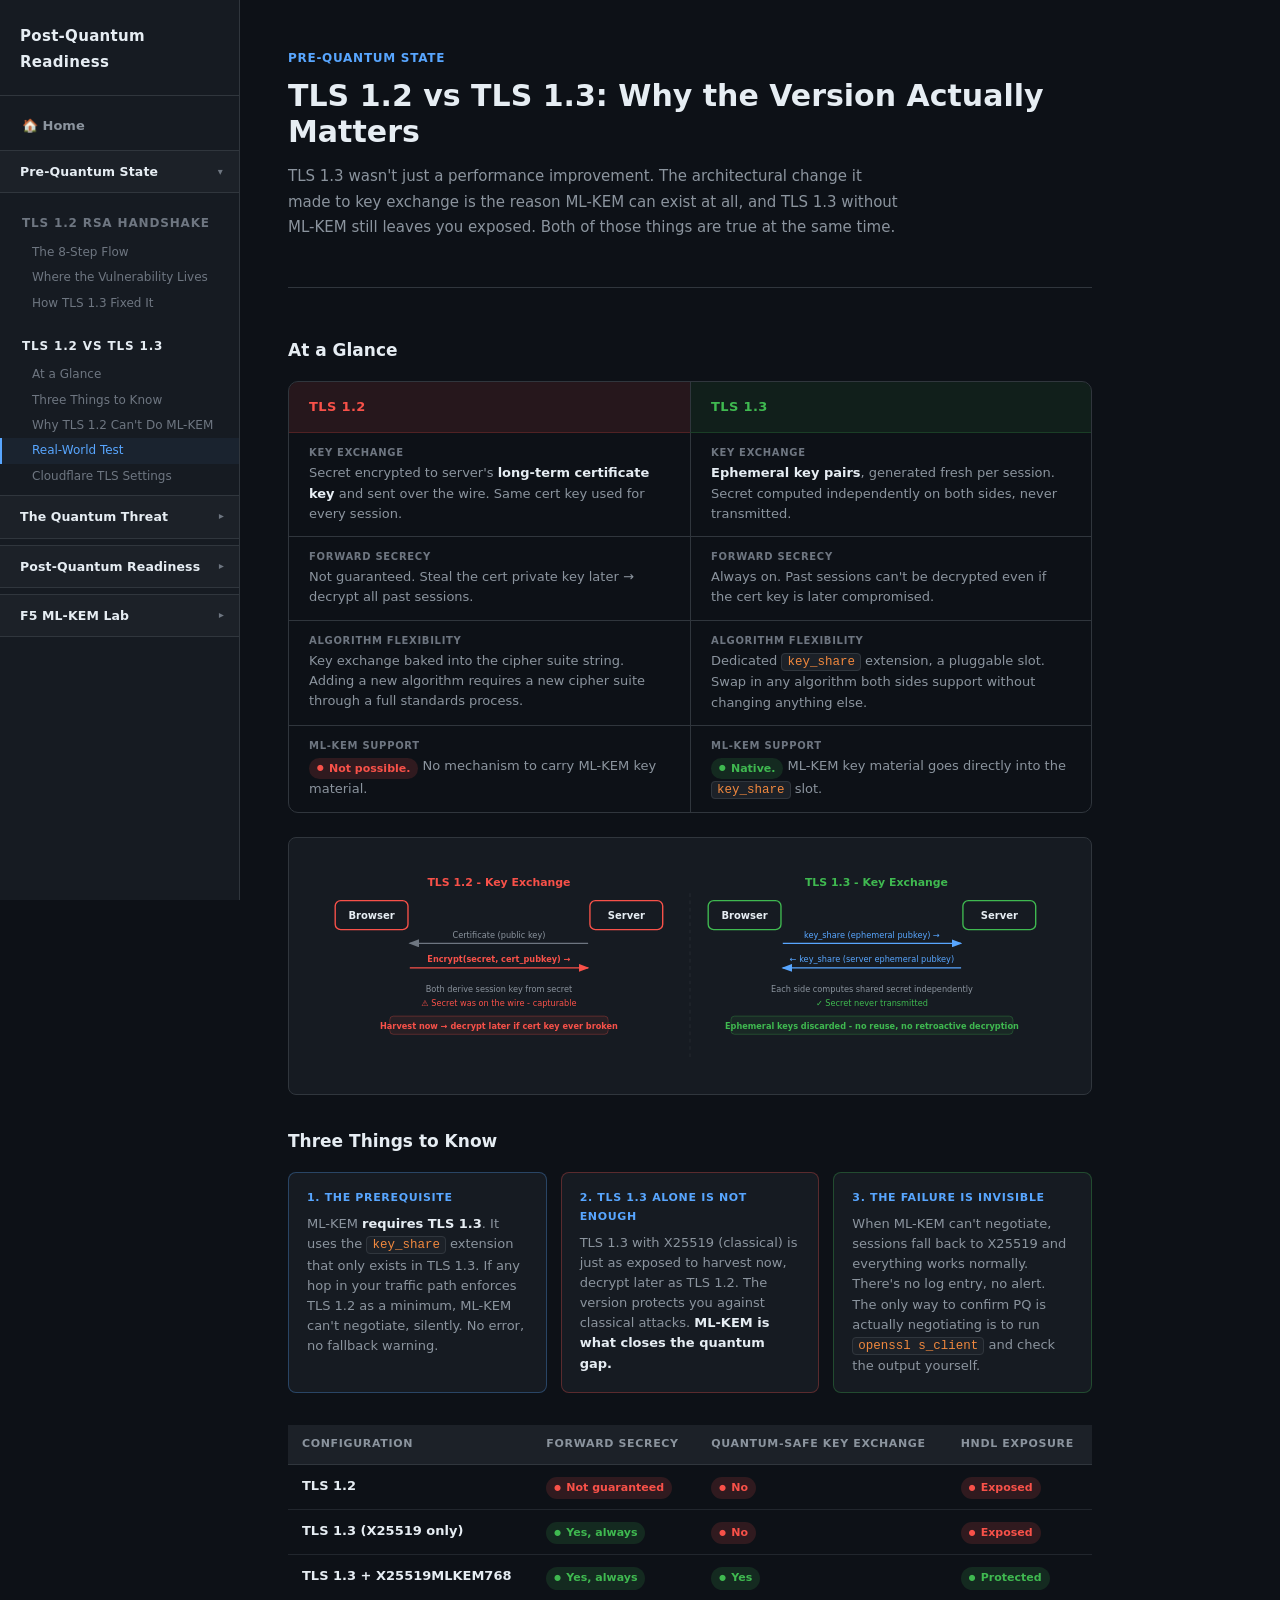
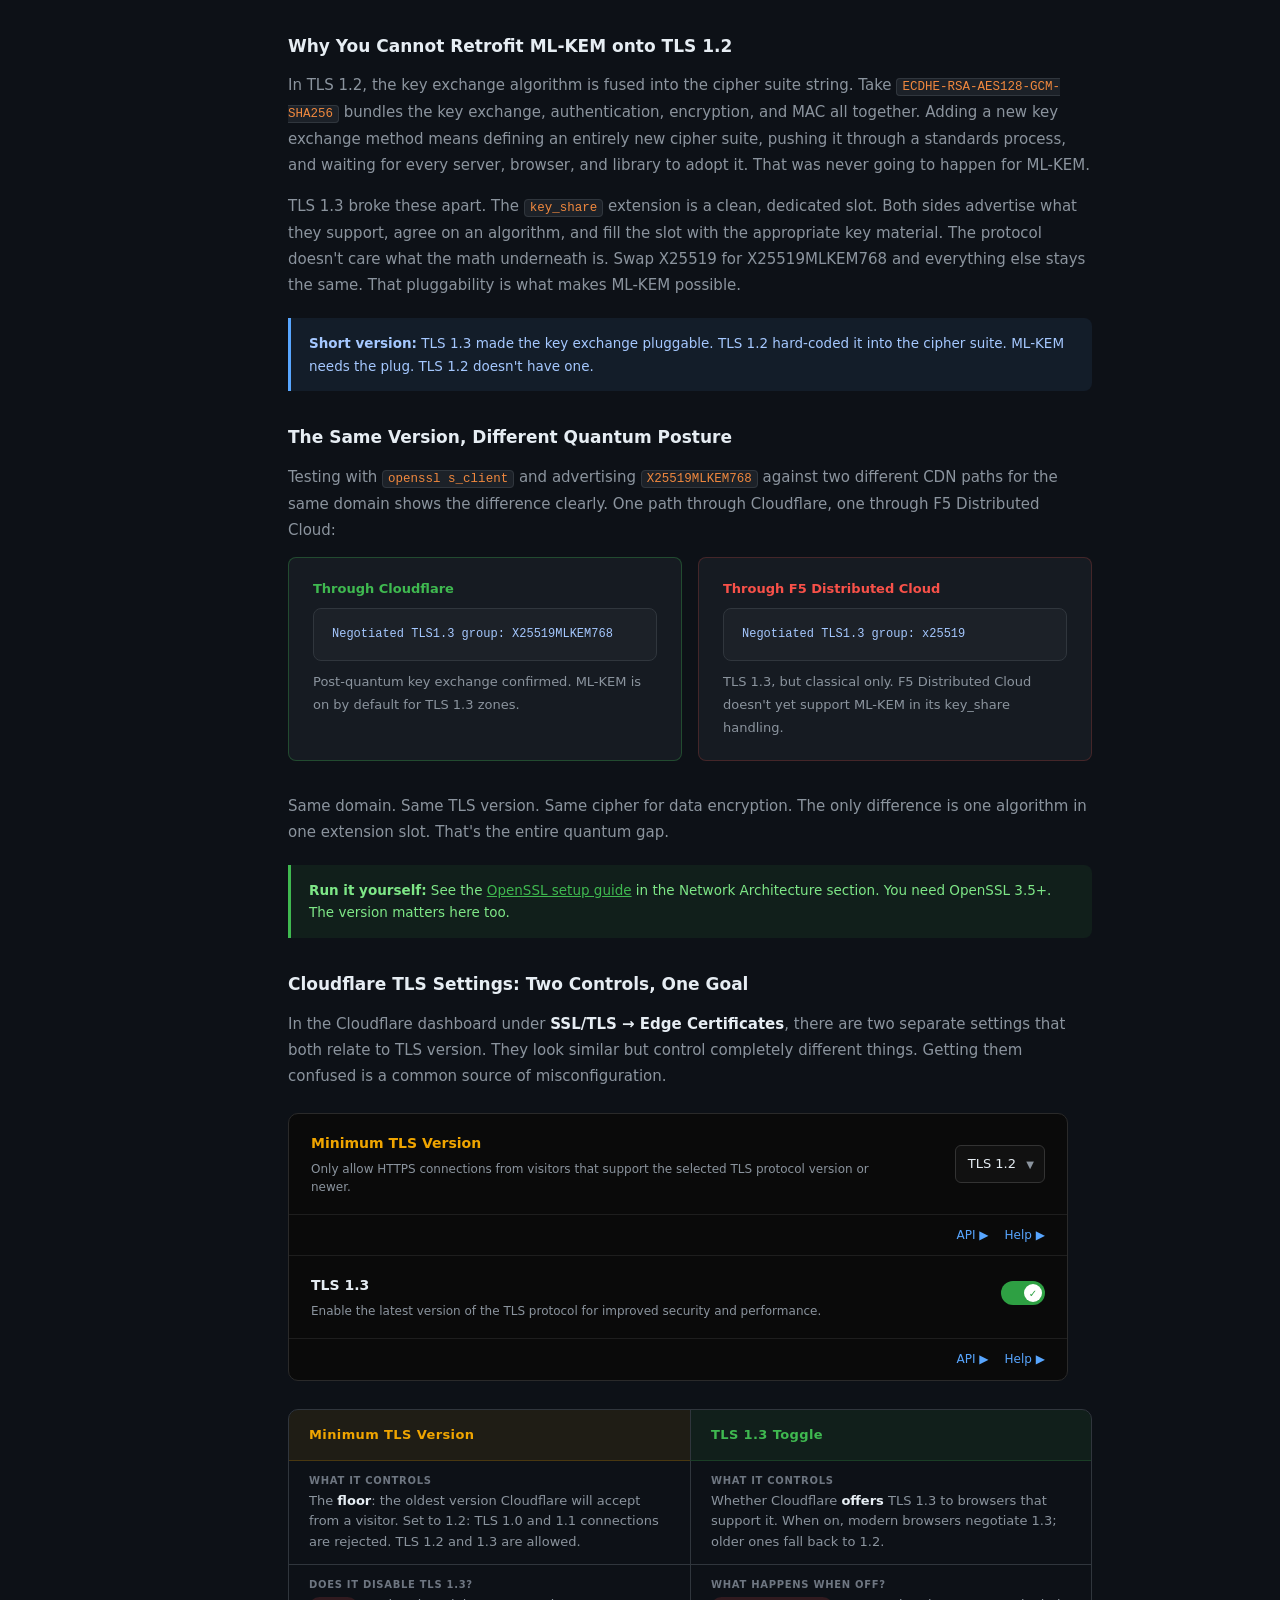
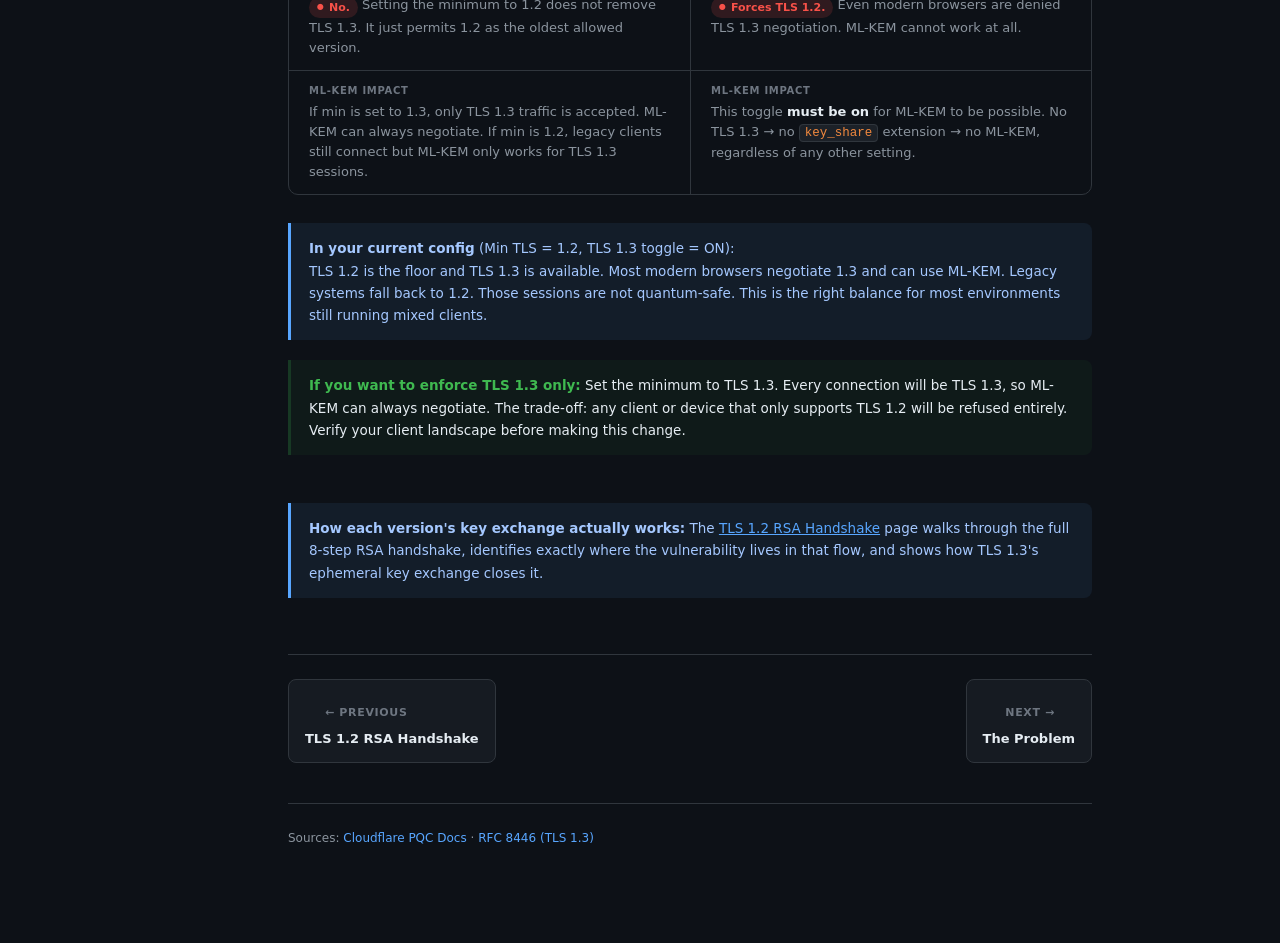
<file: docs/tls-versions.html>
<!DOCTYPE html>
<html lang="en">
<head>
  <meta charset="UTF-8" />
  <meta name="viewport" content="width=device-width, initial-scale=1.0" />
  <title>TLS 1.2 vs TLS 1.3 | Post-Quantum Readiness</title>
  <link rel="stylesheet" href="static/style.css" />
  <style>
    .comparison-grid {
      display: grid;
      grid-template-columns: 1fr 1fr;
      gap: 0;
      border: 1px solid var(--border);
      border-radius: 10px;
      overflow: hidden;
      margin-bottom: 24px;
    }
    .cmp-col { padding: 0; }
    .cmp-header {
      padding: 14px 20px;
      font-size: 13px;
      font-weight: 700;
      letter-spacing: 0.03em;
    }
    .cmp-header.red { background: rgba(248,81,73,0.1); color: var(--red); border-bottom: 1px solid rgba(248,81,73,0.2); }
    .cmp-header.green { background: rgba(63,185,80,0.08); color: var(--green); border-bottom: 1px solid rgba(63,185,80,0.2); border-left: 1px solid var(--border); }
    .cmp-row {
      display: contents;
    }
    .cmp-cell {
      padding: 12px 20px;
      font-size: 13px;
      color: var(--text-muted);
      border-bottom: 1px solid var(--border);
      line-height: 1.55;
    }
    .cmp-cell.right { border-left: 1px solid var(--border); }
    .cmp-cell:last-child, .cmp-cell.last { border-bottom: none; }
    .cmp-label {
      font-size: 10px;
      font-weight: 700;
      text-transform: uppercase;
      letter-spacing: 0.07em;
      color: var(--text-dim);
      margin-bottom: 3px;
    }

    .key-points {
      display: grid;
      grid-template-columns: 1fr 1fr 1fr;
      gap: 14px;
      margin-bottom: 32px;
    }
    .key-point {
      background: var(--surface);
      border: 1px solid var(--border);
      border-radius: 8px;
      padding: 16px 18px;
    }
    .key-point .kp-num {
      font-size: 11px;
      font-weight: 700;
      color: var(--blue);
      text-transform: uppercase;
      letter-spacing: 0.06em;
      margin-bottom: 6px;
    }
    .key-point p { font-size: 13px; color: var(--text-muted); margin: 0; line-height: 1.55; }

    .detail-section { margin-top: 48px; padding-top: 32px; border-top: 1px solid var(--border); }
    .detail-section > .detail-label {
      font-size: 11px;
      font-weight: 700;
      text-transform: uppercase;
      letter-spacing: 0.08em;
      color: var(--text-dim);
      margin-bottom: 24px;
    }

    @media (max-width: 800px) {
      .key-points { grid-template-columns: 1fr; }
      .comparison-grid { grid-template-columns: 1fr; }
      .cmp-header.green, .cmp-cell.right { border-left: none; border-top: 1px solid var(--border); }
    }
  </style>
</head>
<body>
<button id="menu-toggle" aria-label="Open navigation">☰</button>
<div id="sidebar-overlay"></div>


<aside class="sidebar">
  <div class="sidebar-logo">
    <a href="index.html">
      <h1>Post-Quantum<br>Readiness</h1>
    </a>
  </div>
  <nav>
    <a href="index.html" class="nav-home">🏠 Home</a>

    <div class="nav-group">
      <div class="nav-section">Pre-Quantum State</div>
      <div class="nav-group-items">
        <a href="tls-rsa-handshake.html" class="nav-page">TLS 1.2 RSA Handshake</a>
        <a href="tls-rsa-handshake.html#the-flow" class="nav-sub">The 8-Step Flow</a>
        <a href="tls-rsa-handshake.html#the-vulnerability" class="nav-sub">Where the Vulnerability Lives</a>
        <a href="tls-rsa-handshake.html#vs-tls13" class="nav-sub">How TLS 1.3 Fixed It</a>

        <a href="tls-versions.html" class="nav-page current">TLS 1.2 vs TLS 1.3</a>
        <a href="#at-a-glance" class="nav-sub">At a Glance</a>
        <a href="#key-points" class="nav-sub">Three Things to Know</a>
        <a href="#why-tls12-fails" class="nav-sub">Why TLS 1.2 Can&#39;t Do ML-KEM</a>
        <a href="#real-world" class="nav-sub">Real-World Test</a>
        <a href="#cloudflare-tls-settings" class="nav-sub">Cloudflare TLS Settings</a>
      </div>
    </div>

    <div class="nav-group">
      <div class="nav-section">The Quantum Threat</div>
      <div class="nav-group-items">
        <a href="pre-quantum.html" class="nav-page">The Problem</a>
        <a href="pre-quantum.html#where-pii-flows" class="nav-sub">Where PII Flows</a>
        <a href="pre-quantum.html#why-key-exchange" class="nav-sub">Why Key Exchange</a>
        <a href="pre-quantum.html#hndl" class="nav-sub">Harvest Now, Decrypt Later</a>
      </div>
    </div>

    <div class="nav-group">
      <div class="nav-section">Post-Quantum Readiness</div>
      <div class="nav-group-items">
        <a href="post-quantum.html" class="nav-page">Post-Quantum Crypto</a>
        <a href="post-quantum.html#nist-standards" class="nav-sub">NIST Standards</a>
        <a href="post-quantum.html#mlkem-tls" class="nav-sub">ML-KEM in TLS 1.3</a>
        <a href="post-quantum.html#hybrid" class="nav-sub">Hybrid Mode</a>

        <a href="network.html" class="nav-page">Network Configuration</a>
        <a href="network.html#control" class="nav-sub">What You Can Control</a>
        <a href="network.html#tls-legs" class="nav-sub">TLS Termination Points</a>
        <a href="network.html#vendor-status" class="nav-sub">Vendor PQC Status</a>
        <a href="network.html#f5-config" class="nav-sub">F5 Configuration</a>
        <a href="network.html#online-check" class="nav-sub">Online Check</a>
        <a href="network.html#openssl-setup" class="nav-sub">OpenSSL Setup</a>
        <a href="network.html#verify" class="nav-sub">Running the Test</a>

        <a href="non-http-protocols.html" class="nav-page">Non-HTTP Protocols</a>
        <a href="non-http-protocols.html#overview" class="nav-sub">Risk Overview</a>
        <a href="non-http-protocols.html#external" class="nav-sub">External Connections</a>
        <a href="non-http-protocols.html#sftp-ssh" class="nav-sub nav-sub-2">SFTP / SSH</a>
        <a href="non-http-protocols.html#ftps" class="nav-sub nav-sub-2">FTPS</a>
        <a href="non-http-protocols.html#smtp" class="nav-sub nav-sub-2">SMTP / Email</a>
        <a href="non-http-protocols.html#internal" class="nav-sub">Internal Connections</a>
        <a href="non-http-protocols.html#ldap" class="nav-sub nav-sub-2">LDAPS</a>
        <a href="non-http-protocols.html#kerberos" class="nav-sub nav-sub-2">Kerberos</a>
        <a href="non-http-protocols.html#ipsec" class="nav-sub nav-sub-2">IPsec / IKEv2</a>
        <a href="non-http-protocols.html#database" class="nav-sub nav-sub-2">Database TLS</a>
        <a href="non-http-protocols.html#sip" class="nav-sub nav-sub-2">SIP / VoIP</a>
        <a href="non-http-protocols.html#grpc" class="nav-sub nav-sub-2">gRPC</a>
        <a href="non-http-protocols.html#mqtt" class="nav-sub nav-sub-2">MQTT</a>
      </div>
    </div>

    <div class="nav-group">
      <div class="nav-section">F5 ML-KEM Lab</div>
      <div class="nav-group-items">
        <a href="f5-aws-lab.html" class="nav-page">F5 ML-KEM Lab (AWS)</a>
        <div class="nav-label">AWS Marketplace Setup</div>
        <a href="f5-aws-lab.html#launch-f5" class="nav-sub">Launch via Marketplace</a>
        <a href="f5-aws-lab.html#initial-config" class="nav-sub">Initial Config</a>
        <div class="nav-label">Pre-17.5.1 · No ML-KEM</div>
        <a href="f5-aws-lab.html#pre-17-5-1" class="nav-sub">Version Check &amp; Error</a>
        <div class="nav-label">Post-17.5.1 · With ML-KEM</div>
        <a href="f5-aws-lab.html#vip-no-mlkem" class="nav-sub">VIP without ML-KEM</a>
        <a href="f5-aws-lab.html#vip-with-mlkem" class="nav-sub">VIP with ML-KEM</a>
        <a href="f5-aws-lab.html#test" class="nav-sub">Testing</a>
      </div>
    </div>
  </nav>
</aside>

<main>
  <div class="page-header">
    <div class="eyebrow">Pre-Quantum State</div>
    <h1>TLS 1.2 vs TLS 1.3: Why the Version Actually Matters</h1>
    <p class="subtitle">
      TLS 1.3 wasn't just a performance improvement. The architectural change it made to key
      exchange is the reason ML-KEM can exist at all, and TLS 1.3 without ML-KEM still leaves
      you exposed. Both of those things are true at the same time.
    </p>
  </div>

  <!-- ── At a Glance ───────────────────────────────────────────────── -->
  <h3 id="at-a-glance" style="margin-bottom:16px;">At a Glance</h3>

  <div class="comparison-grid">
    <div class="cmp-col">
      <div class="cmp-header red">TLS 1.2</div>
    </div>
    <div class="cmp-col">
      <div class="cmp-header green">TLS 1.3</div>
    </div>

    <div class="cmp-cell">
      <div class="cmp-label">Key Exchange</div>
      Secret encrypted to server's <strong>long-term certificate key</strong> and sent over the wire.
      Same cert key used for every session.
    </div>
    <div class="cmp-cell right">
      <div class="cmp-label">Key Exchange</div>
      <strong>Ephemeral key pairs</strong>, generated fresh per session. Secret computed independently
      on both sides, never transmitted.
    </div>

    <div class="cmp-cell">
      <div class="cmp-label">Forward Secrecy</div>
      Not guaranteed. Steal the cert private key later → decrypt all past sessions.
    </div>
    <div class="cmp-cell right">
      <div class="cmp-label">Forward Secrecy</div>
      Always on. Past sessions can't be decrypted even if the cert key is later compromised.
    </div>

    <div class="cmp-cell">
      <div class="cmp-label">Algorithm Flexibility</div>
      Key exchange baked into the cipher suite string. Adding a new algorithm requires a new
      cipher suite through a full standards process.
    </div>
    <div class="cmp-cell right">
      <div class="cmp-label">Algorithm Flexibility</div>
      Dedicated <code>key_share</code> extension, a pluggable slot. Swap in any algorithm
      both sides support without changing anything else.
    </div>

    <div class="cmp-cell last">
      <div class="cmp-label">ML-KEM Support</div>
      <span class="badge badge-red">Not possible.</span> No mechanism to carry ML-KEM key material.
    </div>
    <div class="cmp-cell right last">
      <div class="cmp-label">ML-KEM Support</div>
      <span class="badge badge-green">Native.</span> ML-KEM key material goes directly into
      the <code>key_share</code> slot.
    </div>
  </div>

  <!-- ── Handshake diagram ─────────────────────────────────────────── -->
  <div class="diagram-wrap" style="margin-bottom:32px;">
    <svg viewBox="0 0 820 220" xmlns="http://www.w3.org/2000/svg"
         font-family="-apple-system,BlinkMacSystemFont,'Segoe UI',system-ui,sans-serif">

      <!-- TLS 1.2 side -->
      <text x="200" y="22" text-anchor="middle" font-size="12" font-weight="700" fill="#f85149">TLS 1.2  -  Key Exchange</text>

      <rect x="20"  y="38" width="80" height="32" rx="6" fill="#161b22" stroke="#f85149" stroke-width="1.5"/>
      <text x="60"  y="58" text-anchor="middle" font-size="11" fill="#e6edf3" font-weight="600">Browser</text>
      <rect x="300" y="38" width="80" height="32" rx="6" fill="#161b22" stroke="#f85149" stroke-width="1.5"/>
      <text x="340" y="58" text-anchor="middle" font-size="11" fill="#e6edf3" font-weight="600">Server</text>

      <!-- Step 1: Server sends cert -->
      <line x1="298" y1="85" x2="102" y2="85" stroke="#6e7681" stroke-width="1.5" marker-end="url(#arr-dim12)"/>
      <defs>
        <marker id="arr-dim12" markerWidth="8" markerHeight="6" refX="7" refY="3" orient="auto"><polygon points="0 0, 8 3, 0 6" fill="#6e7681"/></marker>
        <marker id="arr-red12" markerWidth="8" markerHeight="6" refX="7" refY="3" orient="auto"><polygon points="0 0, 8 3, 0 6" fill="#f85149"/></marker>
        <marker id="arr-grn13" markerWidth="8" markerHeight="6" refX="7" refY="3" orient="auto"><polygon points="0 0, 8 3, 0 6" fill="#3fb950"/></marker>
        <marker id="arr-blu13" markerWidth="8" markerHeight="6" refX="7" refY="3" orient="auto"><polygon points="0 0, 8 3, 0 6" fill="#58a6ff"/></marker>
      </defs>
      <text x="200" y="79" text-anchor="middle" font-size="9" fill="#8b949e">Certificate (public key)</text>

      <!-- Step 2: Browser sends encrypted secret -->
      <line x1="102" y1="112" x2="298" y2="112" stroke="#f85149" stroke-width="1.5" marker-end="url(#arr-red12)"/>
      <text x="200" y="106" text-anchor="middle" font-size="9" fill="#f85149" font-weight="600">Encrypt(secret, cert_pubkey) →</text>

      <!-- Step 3: Both derive session key -->
      <text x="200" y="138" text-anchor="middle" font-size="9" fill="#8b949e">Both derive session key from secret</text>
      <text x="200" y="154" text-anchor="middle" font-size="9" fill="#f85149">⚠ Secret was on the wire  -  capturable</text>
      <rect x="80" y="165" width="240" height="20" rx="4" fill="rgba(248,81,73,0.08)" stroke="rgba(248,81,73,0.3)" stroke-width="1"/>
      <text x="200" y="179" text-anchor="middle" font-size="9" fill="#f85149" font-weight="700">Harvest now → decrypt later if cert key ever broken</text>

      <!-- Divider -->
      <line x1="410" y1="30" x2="410" y2="210" stroke="#21262d" stroke-width="1.5" stroke-dasharray="4,4"/>

      <!-- TLS 1.3 side -->
      <text x="615" y="22" text-anchor="middle" font-size="12" font-weight="700" fill="#3fb950">TLS 1.3  -  Key Exchange</text>

      <rect x="430" y="38" width="80" height="32" rx="6" fill="#161b22" stroke="#3fb950" stroke-width="1.5"/>
      <text x="470" y="58" text-anchor="middle" font-size="11" fill="#e6edf3" font-weight="600">Browser</text>
      <rect x="710" y="38" width="80" height="32" rx="6" fill="#161b22" stroke="#3fb950" stroke-width="1.5"/>
      <text x="750" y="58" text-anchor="middle" font-size="11" fill="#e6edf3" font-weight="600">Server</text>

      <!-- Step 1: Browser sends ephemeral pubkey -->
      <line x1="512" y1="85" x2="708" y2="85" stroke="#58a6ff" stroke-width="1.5" marker-end="url(#arr-blu13)"/>
      <text x="610" y="79" text-anchor="middle" font-size="9" fill="#58a6ff">key_share (ephemeral pubkey) →</text>

      <!-- Step 2: Server responds with its pubkey -->
      <line x1="708" y1="112" x2="512" y2="112" stroke="#58a6ff" stroke-width="1.5" marker-end="url(#arr-blu13)"/>
      <text x="610" y="106" text-anchor="middle" font-size="9" fill="#58a6ff">← key_share (server ephemeral pubkey)</text>

      <!-- Step 3: Both compute independently -->
      <text x="610" y="138" text-anchor="middle" font-size="9" fill="#8b949e">Each side computes shared secret independently</text>
      <text x="610" y="154" text-anchor="middle" font-size="9" fill="#3fb950">✓ Secret never transmitted</text>
      <rect x="455" y="165" width="310" height="20" rx="4" fill="rgba(63,185,80,0.08)" stroke="rgba(63,185,80,0.3)" stroke-width="1"/>
      <text x="610" y="179" text-anchor="middle" font-size="9" fill="#3fb950" font-weight="700">Ephemeral keys discarded  -  no reuse, no retroactive decryption</text>
    </svg>
  </div>

  <!-- ── Three Key Points ──────────────────────────────────────────── -->
  <h3 id="key-points" style="margin-bottom:16px;">Three Things to Know</h3>

  <div class="key-points">
    <div class="key-point" style="border-color:rgba(88,166,255,0.3);">
      <div class="kp-num">1. The prerequisite</div>
      <p>ML-KEM <strong>requires TLS 1.3</strong>. It uses the <code>key_share</code> extension
      that only exists in TLS 1.3. If any hop in your traffic path enforces TLS 1.2 as a minimum,
      ML-KEM can't negotiate, silently. No error, no fallback warning.</p>
    </div>
    <div class="key-point" style="border-color:rgba(248,81,73,0.3);">
      <div class="kp-num">2. TLS 1.3 alone is not enough</div>
      <p>TLS 1.3 with X25519 (classical) is just as exposed to harvest now, decrypt later as TLS 1.2.
      The version protects you against classical attacks. <strong>ML-KEM is what closes the quantum gap.</strong></p>
    </div>
    <div class="key-point" style="border-color:rgba(63,185,80,0.3);">
      <div class="kp-num">3. The failure is invisible</div>
      <p>When ML-KEM can't negotiate, sessions fall back to X25519 and everything works normally.
      There's no log entry, no alert. The only way to confirm PQ is actually negotiating is to
      run <code>openssl s_client</code> and check the output yourself.</p>
    </div>
  </div>

  <!-- ── The table ────────────────────────────────────────────────── -->
  <div class="table-wrap" style="margin-bottom:32px;">
    <table>
      <thead>
        <tr>
          <th>Configuration</th>
          <th>Forward Secrecy</th>
          <th>Quantum-Safe Key Exchange</th>
          <th>HNDL Exposure</th>
        </tr>
      </thead>
      <tbody>
        <tr>
          <td><strong>TLS 1.2</strong></td>
          <td><span class="badge badge-red">Not guaranteed</span></td>
          <td><span class="badge badge-red">No</span></td>
          <td><span class="badge badge-red">Exposed</span></td>
        </tr>
        <tr>
          <td><strong>TLS 1.3 (X25519 only)</strong></td>
          <td><span class="badge badge-green">Yes, always</span></td>
          <td><span class="badge badge-red">No</span></td>
          <td><span class="badge badge-red">Exposed</span></td>
        </tr>
        <tr>
          <td><strong>TLS 1.3 + X25519MLKEM768</strong></td>
          <td><span class="badge badge-green">Yes, always</span></td>
          <td><span class="badge badge-green">Yes</span></td>
          <td><span class="badge badge-green">Protected</span></td>
        </tr>
      </tbody>
    </table>
  </div>

  <!-- ── Why TLS 1.2 fails ─────────────────────────────────────────── -->
  <h3 id="why-tls12-fails">Why You Cannot Retrofit ML-KEM onto TLS 1.2</h3>
  <p>
    In TLS 1.2, the key exchange algorithm is fused into the cipher suite string. Take
    <code>ECDHE-RSA-AES128-GCM-SHA256</code> bundles the key exchange, authentication,
    encryption, and MAC all together. Adding a new key exchange method means defining an
    entirely new cipher suite, pushing it through a standards process, and waiting for
    every server, browser, and library to adopt it. That was never going to happen for ML-KEM.
  </p>
  <p>
    TLS 1.3 broke these apart. The <code>key_share</code> extension is a clean, dedicated slot.
    Both sides advertise what they support, agree on an algorithm, and fill the slot with the
    appropriate key material. The protocol doesn't care what the math underneath is.
    Swap X25519 for X25519MLKEM768 and everything else stays the same. That pluggability
    is what makes ML-KEM possible.
  </p>

  <div class="callout callout-blue">
    <strong>Short version:</strong> TLS 1.3 made the key exchange pluggable.
    TLS 1.2 hard-coded it into the cipher suite. ML-KEM needs the plug.
    TLS 1.2 doesn't have one.
  </div>

  <!-- ── Real World ────────────────────────────────────────────────── -->
  <h3 id="real-world">The Same Version, Different Quantum Posture</h3>
  <p>
    Testing with <code>openssl s_client</code> and advertising <code>X25519MLKEM768</code>
    against two different CDN paths for the same domain shows the difference clearly.
    One path through Cloudflare, one through F5 Distributed Cloud:
  </p>

  <div class="card-grid">
    <div class="card" style="border-color:rgba(63,185,80,0.3);">
      <h4 style="color:var(--green);">Through Cloudflare</h4>
      <pre style="margin:8px 0 0;font-size:12px;">Negotiated TLS1.3 group: X25519MLKEM768</pre>
      <p style="margin-top:10px;font-size:13px;">Post-quantum key exchange confirmed. ML-KEM is on by default for TLS 1.3 zones.</p>
    </div>
    <div class="card" style="border-color:rgba(248,81,73,0.2);">
      <h4 style="color:var(--red);">Through F5 Distributed Cloud</h4>
      <pre style="margin:8px 0 0;font-size:12px;">Negotiated TLS1.3 group: x25519</pre>
      <p style="margin-top:10px;font-size:13px;">TLS 1.3, but classical only. F5 Distributed Cloud doesn't yet support ML-KEM in its key_share handling.</p>
    </div>
  </div>

  <p>
    Same domain. Same TLS version. Same cipher for data encryption. The only difference is
    one algorithm in one extension slot. That's the entire quantum gap.
  </p>

  <div class="callout callout-green">
    <strong>Run it yourself:</strong> See the
    <a href="network.html#openssl-setup" style="color:var(--green);">OpenSSL setup guide</a>
    in the Network Architecture section. You need OpenSSL 3.5+. The version matters here too.
  </div>

  <!-- ── Cloudflare TLS Settings ─────────────────────────────────── -->
  <h3 id="cloudflare-tls-settings">Cloudflare TLS Settings: Two Controls, One Goal</h3>
  <p>
    In the Cloudflare dashboard under <strong>SSL/TLS → Edge Certificates</strong>, there are
    two separate settings that both relate to TLS version. They look similar but control
    completely different things. Getting them confused is a common source of misconfiguration.
  </p>

  <!-- Mockup of Cloudflare UI -->
  <div style="margin:24px 0 28px;">

    <div style="background:#0a0a0a;border:1px solid #2a2a2a;border-radius:10px;overflow:hidden;max-width:780px;">
      <!-- Setting 1: Min TLS Version -->
      <div style="display:grid;grid-template-columns:1fr auto;align-items:center;border-bottom:1px solid #1e1e1e;">
        <div style="padding:18px 22px;">
          <div style="font-size:14px;font-weight:600;color:#f0a500;margin-bottom:4px;">Minimum TLS Version</div>
          <div style="font-size:12px;color:#8b949e;line-height:1.5;">Only allow HTTPS connections from visitors that support the selected TLS protocol version or newer.</div>
        </div>
        <div style="padding:18px 22px;">
          <div style="background:#111;border:1px solid #333;border-radius:6px;padding:7px 28px 7px 12px;font-size:13px;color:#e6edf3;display:inline-flex;align-items:center;gap:10px;position:relative;">
            TLS 1.2
            <span style="position:absolute;right:10px;top:50%;transform:translateY(-50%);color:#8b949e;font-size:10px;">▼</span>
          </div>
        </div>
      </div>
      <div style="padding:10px 22px;border-bottom:1px solid #1e1e1e;display:flex;justify-content:flex-end;gap:16px;">
        <span style="font-size:12px;color:#58a6ff;cursor:pointer;">API ▶</span>
        <span style="font-size:12px;color:#58a6ff;cursor:pointer;">Help ▶</span>
      </div>

      <!-- Setting 2: TLS 1.3 toggle -->
      <div style="display:grid;grid-template-columns:1fr auto;align-items:center;border-bottom:1px solid #1e1e1e;">
        <div style="padding:18px 22px;">
          <div style="font-size:14px;font-weight:600;color:#e6edf3;margin-bottom:4px;">TLS 1.3</div>
          <div style="font-size:12px;color:#8b949e;line-height:1.5;">Enable the latest version of the TLS protocol for improved security and performance.</div>
        </div>
        <div style="padding:18px 22px;">
          <!-- Toggle switch (on/green) -->
          <div style="width:44px;height:24px;background:#2ea043;border-radius:12px;position:relative;display:inline-block;">
            <div style="width:18px;height:18px;background:#fff;border-radius:50%;position:absolute;top:3px;right:3px;display:flex;align-items:center;justify-content:center;">
              <span style="color:#2ea043;font-size:10px;font-weight:900;">✓</span>
            </div>
          </div>
        </div>
      </div>
      <div style="padding:10px 22px;display:flex;justify-content:flex-end;gap:16px;">
        <span style="font-size:12px;color:#58a6ff;cursor:pointer;">API ▶</span>
        <span style="font-size:12px;color:#58a6ff;cursor:pointer;">Help ▶</span>
      </div>
    </div>
  </div>

  <!-- Explanation grid -->
  <div class="comparison-grid" style="margin-bottom:28px;">
    <div class="cmp-col">
      <div class="cmp-header" style="background:rgba(240,165,0,0.08);color:#f0a500;border-bottom:1px solid rgba(240,165,0,0.2);">
        Minimum TLS Version
      </div>
    </div>
    <div class="cmp-col">
      <div class="cmp-header green">TLS 1.3 Toggle</div>
    </div>

    <div class="cmp-cell">
      <div class="cmp-label">What it controls</div>
      The <strong>floor</strong>: the oldest version Cloudflare will accept from a visitor.
      Set to 1.2: TLS 1.0 and 1.1 connections are rejected. TLS 1.2 and 1.3 are allowed.
    </div>
    <div class="cmp-cell right">
      <div class="cmp-label">What it controls</div>
      Whether Cloudflare <strong>offers</strong> TLS 1.3 to browsers that support it.
      When on, modern browsers negotiate 1.3; older ones fall back to 1.2.
    </div>

    <div class="cmp-cell">
      <div class="cmp-label">Does it disable TLS 1.3?</div>
      <span class="badge badge-red">No.</span> Setting the minimum to 1.2 does not remove TLS 1.3.
      It just permits 1.2 as the oldest allowed version.
    </div>
    <div class="cmp-cell right">
      <div class="cmp-label">What happens when off?</div>
      <span class="badge badge-red">Forces TLS 1.2.</span> Even modern browsers are denied TLS 1.3
      negotiation. ML-KEM cannot work at all.
    </div>

    <div class="cmp-cell last">
      <div class="cmp-label">ML-KEM impact</div>
      If min is set to 1.3, only TLS 1.3 traffic is accepted. ML-KEM can always negotiate.
      If min is 1.2, legacy clients still connect but ML-KEM only works for TLS 1.3 sessions.
    </div>
    <div class="cmp-cell right last">
      <div class="cmp-label">ML-KEM impact</div>
      This toggle <strong>must be on</strong> for ML-KEM to be possible. No TLS 1.3 → no
      <code>key_share</code> extension → no ML-KEM, regardless of any other setting.
    </div>
  </div>

  <!-- How they work together -->
  <div class="callout callout-blue" style="margin-bottom:16px;">
    <strong>In your current config</strong> (Min TLS = 1.2, TLS 1.3 toggle = ON):<br>
    TLS 1.2 is the floor and TLS 1.3 is available. Most modern browsers negotiate 1.3 and
    can use ML-KEM. Legacy systems fall back to 1.2. Those sessions are not quantum-safe.
    This is the right balance for most environments still running mixed clients.
  </div>

  <div class="callout" style="background:rgba(63,185,80,0.05);border-color:rgba(63,185,80,0.2);margin-bottom:16px;">
    <strong style="color:var(--green);">If you want to enforce TLS 1.3 only:</strong> Set the
    minimum to TLS 1.3. Every connection will be TLS 1.3, so ML-KEM can always negotiate.
    The trade-off: any client or device that only supports TLS 1.2 will be refused entirely.
    Verify your client landscape before making this change.
  </div>

  <!-- ── Detail: pointer to RSA handshake page ───────────────────── -->
  <div id="detail" class="callout callout-blue" style="margin-top:48px;">
    <strong>How each version's key exchange actually works:</strong> The
    <a href="tls-rsa-handshake.html" style="color:var(--blue);">TLS 1.2 RSA Handshake</a>
    page walks through the full 8-step RSA handshake, identifies exactly where the
    vulnerability lives in that flow, and shows how TLS 1.3's ephemeral key exchange closes it.
  </div>

  <div class="page-nav">
    <a href="tls-rsa-handshake.html">
      <span class="nav-label">← Previous</span>
      <span class="nav-title">TLS 1.2 RSA Handshake</span>
    </a>
    <a href="pre-quantum.html" class="next">
      <span class="nav-label">Next →</span>
      <span class="nav-title">The Problem</span>
    </a>
  </div>

  <footer>
    <p>
      Sources:
      <a href="https://developers.cloudflare.com/ssl/post-quantum-cryptography/" target="_blank">Cloudflare PQC Docs</a> ·
      <a href="https://www.rfc-editor.org/rfc/rfc8446" target="_blank">RFC 8446 (TLS 1.3)</a>
    </p>
  </footer>
</main>

<script>
  const sections = document.querySelectorAll('h3[id]');
  const navLinks = document.querySelectorAll('.sidebar a.nav-sub');
  const observer = new IntersectionObserver(entries => {
    entries.forEach(entry => {
      if (entry.isIntersecting) {
        navLinks.forEach(link => {
          link.classList.remove('active');
          if (link.getAttribute('href').endsWith('#' + entry.target.id)) link.classList.add('active');
        });
      }
    });
  }, { rootMargin: '-20% 0px -70% 0px' });
  sections.forEach(s => observer.observe(s));

  // ── Collapsible nav groups ────────────────────────────────────────
  (function () {
    document.querySelectorAll('.nav-group').forEach(function (group) {
      if (!group.querySelector('.nav-page.current')) {
        group.classList.add('collapsed');
      }
      group.querySelector('.nav-section').addEventListener('click', function () {
        group.classList.toggle('collapsed');
      });
    });

    // ── Mobile sidebar toggle ───────────────────────────────────────
    var btn     = document.getElementById('menu-toggle');
    var sidebar = document.querySelector('.sidebar');
    var overlay = document.getElementById('sidebar-overlay');
    function openNav()  { sidebar.classList.add('open'); overlay.classList.add('open'); }
    function closeNav() { sidebar.classList.remove('open'); overlay.classList.remove('open'); }
    if (btn) {
      btn.addEventListener('click', function () {
        sidebar.classList.contains('open') ? closeNav() : openNav();
      });
      overlay.addEventListener('click', closeNav);
      sidebar.querySelectorAll('a').forEach(function (a) { a.addEventListener('click', closeNav); });
    }
  })();
</script>
</body>
</html>
</file>
<file: docs/static/style.css>
/* ── Reset & base ──────────────────────────────────────────────────── */
*, *::before, *::after { box-sizing: border-box; margin: 0; padding: 0; }

:root {
  --bg:           #0d1117;
  --surface:      #161b22;
  --surface-2:    #1c2128;
  --border:       #30363d;
  --border-light: #21262d;
  --text:         #e6edf3;
  --text-muted:   #8b949e;
  --text-dim:     #6e7681;
  --blue:         #58a6ff;
  --green:        #3fb950;
  --red:          #f85149;
  --yellow:       #d29922;
  --purple:       #bc8cff;
  --orange:       #f0883e;
  --sidebar-w:    240px;
  --radius:       8px;
  --font-mono:    'SFMono-Regular', Consolas, 'Liberation Mono', Menlo, monospace;
}

html { scroll-behavior: smooth; }

body {
  background: var(--bg);
  color: var(--text);
  font-family: -apple-system, BlinkMacSystemFont, 'Segoe UI', system-ui, sans-serif;
  font-size: 15px;
  line-height: 1.7;
  display: flex;
  min-height: 100vh;
}

/* ── Sidebar ─────────────────────────────────────────────────────── */
.sidebar {
  width: var(--sidebar-w);
  height: 100vh;
  background: var(--surface);
  border-right: 1px solid var(--border);
  position: fixed;
  top: 0; left: 0;
  overflow-y: auto;
  z-index: 100;
  padding: 0 0 40px;
}
.sidebar-logo {
  padding: 24px 20px 20px;
  border-bottom: 1px solid var(--border);
}
.sidebar-logo a { text-decoration: none; }
.sidebar-logo h1 {
  font-size: 15px;
  font-weight: 700;
  color: var(--text);
  letter-spacing: 0.02em;
}
.sidebar-logo .tagline {
  font-size: 11px;
  color: var(--text-muted);
  margin-top: 3px;
}
.radar-badge {
  display: inline-block;
  background: linear-gradient(135deg, #1f6feb 0%, #388bfd 100%);
  color: #fff;
  font-size: 10px;
  font-weight: 700;
  letter-spacing: 0.08em;
  padding: 2px 7px;
  border-radius: 10px;
  margin-bottom: 8px;
  text-transform: uppercase;
}
.sidebar nav { padding: 12px 0 24px; }

/* Home link */
.sidebar a.nav-home {
  display: block;
  padding: 7px 20px;
  font-size: 13px;
  font-weight: 600;
  color: var(--text-muted);
  text-decoration: none;
  border-left: 2px solid transparent;
  transition: all 0.15s;
  margin-bottom: 6px;
}
.sidebar a.nav-home:hover { color: var(--blue); background: var(--surface-2); }
.sidebar a.nav-home.active { color: var(--blue); }

/* Section-level page links */
.sidebar a.nav-page {
  display: block;
  padding: 6px 20px;
  font-size: 12px;
  font-weight: 700;
  color: var(--text-dim);
  text-decoration: none;
  text-transform: uppercase;
  letter-spacing: 0.07em;
  border-left: 2px solid transparent;
  margin-top: 14px;
  transition: all 0.15s;
}
.sidebar a.nav-page:hover { color: var(--text); }
.sidebar a.nav-page.current { color: var(--text); }

/* Sub-section links */
.sidebar a.nav-sub {
  display: block;
  padding: 4px 20px 4px 30px;
  font-size: 12px;
  color: var(--text-dim);
  text-decoration: none;
  border-left: 2px solid transparent;
  transition: all 0.15s;
  line-height: 1.45;
}
.sidebar a.nav-sub:hover { color: var(--text); background: var(--surface-2); }
.sidebar a.nav-sub.active {
  color: var(--blue);
  border-left-color: var(--blue);
  background: rgba(88,166,255,0.06);
}

/* Collapsible section groups */
.nav-group { }

.nav-section {
  padding: 10px 16px 10px 20px;
  margin-top: 6px;
  font-size: 12.5px;
  font-weight: 700;
  letter-spacing: 0.01em;
  color: var(--text);
  background: var(--surface-2);
  border-top: 1px solid var(--border);
  border-bottom: 1px solid var(--border);
  cursor: pointer;
  display: flex;
  align-items: center;
  justify-content: space-between;
  user-select: none;
  transition: background 0.15s;
}
.nav-section:hover { background: rgba(88,166,255,0.07); }
.nav-section::after {
  content: '▾';
  font-size: 10px;
  color: var(--text-dim);
  transition: transform 0.2s ease;
  flex-shrink: 0;
}
.nav-group.collapsed .nav-section::after { transform: rotate(-90deg); }

.nav-group-items {
  overflow: hidden;
  max-height: 1000px;
  transition: max-height 0.25s ease;
}
.nav-group.collapsed .nav-group-items { max-height: 0; }

/* Indented protocol sub-links (two levels deep) */
.sidebar a.nav-sub-2 {
  padding-left: 40px;
  font-size: 11.5px;
}

/* Category labels within a nav group (non-clickable section dividers) */
.nav-label {
  padding: 8px 20px 2px;
  font-size: 10px;
  font-weight: 700;
  text-transform: uppercase;
  letter-spacing: 0.08em;
  color: var(--blue);
  margin-top: 4px;
}

/* Part dividers on lab pages */
.part-header {
  display: flex;
  align-items: center;
  gap: 14px;
  margin: 48px 0 20px;
  padding-bottom: 14px;
  border-bottom: 2px solid var(--border);
}
.part-title { font-size: 19px; font-weight: 700; color: var(--text); }
.part-badge {
  font-size: 10px; font-weight: 700;
  text-transform: uppercase; letter-spacing: 0.08em;
  padding: 4px 12px; border-radius: 14px; white-space: nowrap;
}
.part-1 { background: rgba(88,166,255,0.15);  color: var(--blue);  border: 1px solid rgba(88,166,255,0.3); }
.part-2 { background: rgba(248,81,73,0.15);   color: var(--red);   border: 1px solid rgba(248,81,73,0.3); }
.part-3 { background: rgba(63,185,80,0.15);   color: var(--green); border: 1px solid rgba(63,185,80,0.3); }

/* ── Main content ────────────────────────────────────────────────── */
main {
  margin-left: var(--sidebar-w);
  flex: 1;
  min-width: 0;
  max-width: 900px;
  padding: 48px 48px 80px;
  overflow-x: hidden;
}

/* ── Page header ─────────────────────────────────────────────────── */
.page-header {
  border-bottom: 1px solid var(--border);
  padding-bottom: 32px;
  margin-bottom: 48px;
}
.page-header .eyebrow {
  font-size: 12px;
  color: var(--blue);
  font-weight: 600;
  letter-spacing: 0.06em;
  text-transform: uppercase;
  margin-bottom: 10px;
}
.page-header h1 {
  font-size: 30px;
  font-weight: 700;
  line-height: 1.2;
  margin-bottom: 14px;
  color: var(--text);
}
.page-header .subtitle {
  color: var(--text-muted);
  font-size: 15px;
  max-width: 620px;
  line-height: 1.7;
}

/* ── Typography ──────────────────────────────────────────────────── */
h2 { font-size: 22px; font-weight: 700; color: var(--text); margin: 40px 0 12px; }
h3 { font-size: 17px; font-weight: 600; color: var(--text); margin: 32px 0 12px; }
h3:first-child { margin-top: 0; }
p { color: var(--text-muted); margin-bottom: 14px; line-height: 1.75; }
strong { color: var(--text); font-weight: 600; }
em { color: var(--text); font-style: italic; }

/* ── Section header ──────────────────────────────────────────────── */
.section-header {
  display: flex;
  align-items: center;
  gap: 12px;
  margin-bottom: 28px;
  padding-bottom: 16px;
  border-bottom: 1px solid var(--border);
}
.section-icon {
  width: 36px; height: 36px;
  border-radius: 8px;
  display: flex; align-items: center; justify-content: center;
  font-size: 18px; flex-shrink: 0;
}
.icon-blue   { background: rgba(88,166,255,0.12); }
.icon-green  { background: rgba(63,185,80,0.12); }
.icon-purple { background: rgba(188,140,255,0.12); }
.icon-yellow { background: rgba(210,153,34,0.12); }
.section-header h2 { font-size: 22px; font-weight: 700; margin: 0; }
.section-header .section-sub { font-size: 13px; color: var(--text-muted); margin-top: 2px; }

/* ── Cards ───────────────────────────────────────────────────────── */
.card {
  background: var(--surface);
  border: 1px solid var(--border);
  border-radius: var(--radius);
  padding: 20px 24px;
  margin-bottom: 16px;
}
.card h4 { font-size: 13px; font-weight: 700; color: var(--text); margin-bottom: 6px; }
.card p { font-size: 13px; margin-bottom: 0; }

.card-grid   { display: grid; grid-template-columns: 1fr 1fr; gap: 16px; margin-bottom: 16px; }
.card-grid-3 { display: grid; grid-template-columns: 1fr 1fr 1fr; gap: 16px; margin-bottom: 16px; }

/* ── Callouts ────────────────────────────────────────────────────── */
.callout {
  border-left: 3px solid;
  padding: 14px 18px;
  border-radius: 0 var(--radius) var(--radius) 0;
  margin: 20px 0;
  font-size: 13.5px;
  line-height: 1.65;
}
.callout-red    { border-color: var(--red);    background: rgba(248,81,73,0.08);  color: #ffa8a3; }
.callout-green  { border-color: var(--green);  background: rgba(63,185,80,0.08);  color: #7ee787; }
.callout-yellow { border-color: var(--yellow); background: rgba(210,153,34,0.08); color: #e3b341; }
.callout-blue   { border-color: var(--blue);   background: rgba(88,166,255,0.08); color: #a5c8ff; }
.callout strong { color: inherit; }

/* ── Code ────────────────────────────────────────────────────────── */
code {
  font-family: var(--font-mono);
  font-size: 12.5px;
  background: var(--surface-2);
  border: 1px solid var(--border);
  border-radius: 4px;
  padding: 1px 5px;
  color: var(--orange);
}
pre {
  font-family: var(--font-mono);
  font-size: 12.5px;
  background: var(--surface-2);
  border: 1px solid var(--border);
  border-radius: var(--radius);
  padding: 16px 18px;
  white-space: pre-wrap;
  word-break: break-word;
  overflow-wrap: break-word;
  color: #a5c8ff;
  line-height: 1.6;
  margin: 16px 0;
}
pre .comment   { color: var(--text-dim); }
pre .highlight { color: var(--green); }
pre .key       { color: var(--orange); }

/* ── Badges & pills ──────────────────────────────────────────────── */
.badge {
  display: inline-flex; align-items: center; gap: 5px;
  font-size: 11px; font-weight: 700;
  padding: 2px 8px; border-radius: 12px; white-space: nowrap;
}
.badge::before { content: '●'; font-size: 8px; }
.badge-green  { background: rgba(63,185,80,0.15);  color: var(--green); }
.badge-red    { background: rgba(248,81,73,0.15);  color: var(--red); }
.badge-yellow { background: rgba(210,153,34,0.15); color: var(--yellow); }
.badge-blue   { background: rgba(88,166,255,0.15); color: var(--blue); }

.pill {
  font-size: 11px; font-weight: 600;
  padding: 3px 10px; border-radius: 20px; border: 1px solid;
}
.pill-blue   { color: var(--blue);   border-color: rgba(88,166,255,0.4);  background: rgba(88,166,255,0.08); }
.pill-green  { color: var(--green);  border-color: rgba(63,185,80,0.4);   background: rgba(63,185,80,0.08); }
.pill-yellow { color: var(--yellow); border-color: rgba(210,153,34,0.4);  background: rgba(210,153,34,0.08); }
.pill-purple { color: var(--purple); border-color: rgba(188,140,255,0.4); background: rgba(188,140,255,0.08); }
.pill-red    { color: var(--red);    border-color: rgba(248,81,73,0.4);   background: rgba(248,81,73,0.08); }
.pill-row    { display: flex; gap: 8px; flex-wrap: wrap; margin-top: 20px; }

/* ── Tables ──────────────────────────────────────────────────────── */
.table-wrap { overflow-x: auto; margin: 16px 0; }
table { width: 100%; border-collapse: collapse; font-size: 13px; }
th {
  background: var(--surface-2); color: var(--text-muted);
  font-size: 11px; font-weight: 700; text-transform: uppercase;
  letter-spacing: 0.06em; padding: 10px 14px; text-align: left;
  border-bottom: 1px solid var(--border);
}
td { padding: 10px 14px; border-bottom: 1px solid var(--border-light); color: var(--text-muted); vertical-align: top; }
tr:last-child td { border-bottom: none; }
td strong { color: var(--text); }

/* ── Step list ───────────────────────────────────────────────────── */
.step-list { margin: 12px 0 20px; }
.step {
  display: flex; gap: 14px;
  padding: 10px 0;
  border-bottom: 1px solid var(--border-light);
}
.step:last-child { border-bottom: none; }
.step-num {
  width: 26px; height: 26px;
  background: var(--surface-2); border: 1px solid var(--border);
  border-radius: 50%;
  display: flex; align-items: center; justify-content: center;
  font-size: 11px; font-weight: 700; color: var(--text-muted);
  flex-shrink: 0; margin-top: 1px;
}
.step-content { flex: 1; min-width: 0; }
.step-title { font-size: 13.5px; font-weight: 600; color: var(--text); margin-bottom: 2px; }
.step-body  { font-size: 12.5px; color: var(--text-muted); }

/* ── Sequence diagram ────────────────────────────────────────────── */
.sequence-diagram {
  background: var(--surface); border: 1px solid var(--border);
  border-radius: var(--radius); padding: 28px; margin: 20px 0; overflow-x: auto;
}
.seq-header { display: grid; grid-template-columns: 1fr 80px 1fr; gap: 0; margin-bottom: 20px; }
.seq-actor {
  background: var(--surface-2); border: 1px solid var(--border);
  border-radius: 6px; text-align: center; padding: 10px 16px;
}
.seq-actor .actor-name { font-size: 13px; font-weight: 700; color: var(--text); }
.seq-actor .actor-desc { font-size: 11px; color: var(--text-muted); margin-top: 2px; }

/* ── Diagram wrap ────────────────────────────────────────────────── */
.diagram-wrap {
  background: var(--surface); border: 1px solid var(--border);
  border-radius: var(--radius); padding: 28px; margin: 20px 0; overflow-x: auto;
}
.diagram-wrap svg { display: block; max-width: 100%; }

/* ── Algo cards ──────────────────────────────────────────────────── */
.algo-card {
  background: var(--surface); border: 1px solid var(--border);
  border-radius: var(--radius); padding: 18px 20px;
}
.algo-card .algo-tag { font-size: 10px; font-weight: 700; text-transform: uppercase; letter-spacing: 0.07em; margin-bottom: 6px; }
.algo-card h4 { font-size: 14px; font-weight: 700; color: var(--text); margin-bottom: 4px; }
.algo-card .fips { font-family: var(--font-mono); font-size: 11px; color: var(--blue); margin-bottom: 8px; }
.algo-card p { font-size: 12.5px; margin-bottom: 0; }

/* ── Page nav (prev/next) ────────────────────────────────────────── */
.page-nav {
  display: flex; justify-content: space-between; align-items: center;
  margin-top: 56px; padding-top: 24px;
  border-top: 1px solid var(--border);
  gap: 16px;
}
.page-nav a {
  display: flex; flex-direction: column; gap: 3px;
  padding: 12px 16px; border-radius: var(--radius);
  border: 1px solid var(--border); background: var(--surface);
  text-decoration: none; color: var(--text-muted);
  transition: all 0.15s; max-width: 260px;
}
.page-nav a:hover { border-color: var(--blue); color: var(--text); background: rgba(88,166,255,0.05); }
.page-nav .nav-label { font-size: 11px; color: var(--text-dim); font-weight: 600; text-transform: uppercase; letter-spacing: 0.06em; }
.page-nav .nav-title { font-size: 13px; font-weight: 600; color: var(--text); }
.page-nav .next { text-align: right; margin-left: auto; }

/* ── Footer ──────────────────────────────────────────────────────── */
footer {
  border-top: 1px solid var(--border); padding: 24px 0 0;
  margin-top: 40px; font-size: 12px; color: var(--text-dim);
}
footer a { color: var(--blue); text-decoration: none; }

/* ── Mobile hamburger ────────────────────────────────────────────── */
#menu-toggle {
  display: none;
  position: fixed;
  top: 12px; left: 12px;
  z-index: 200;
  background: var(--surface-2);
  border: 1px solid var(--border);
  border-radius: 6px;
  color: var(--text);
  font-size: 18px;
  line-height: 1;
  padding: 6px 11px;
  cursor: pointer;
}

#sidebar-overlay {
  display: none;
  position: fixed;
  inset: 0;
  background: rgba(0,0,0,0.55);
  z-index: 99;
}
#sidebar-overlay.open { display: block; }

/* ── Responsive ──────────────────────────────────────────────────── */
.sidebar { transition: transform 0.25s ease; }

@media (max-width: 800px) {
  #menu-toggle { display: block; }
  .sidebar {
    transform: translateX(-100%);
  }
  .sidebar.open { transform: translateX(0); }
  main { margin-left: 0; padding: 24px; padding-top: 56px; }
  .card-grid, .card-grid-3 { grid-template-columns: 1fr; }
  .page-nav { flex-direction: column; }
  .page-nav .next { margin-left: 0; text-align: left; }
}
</file>
